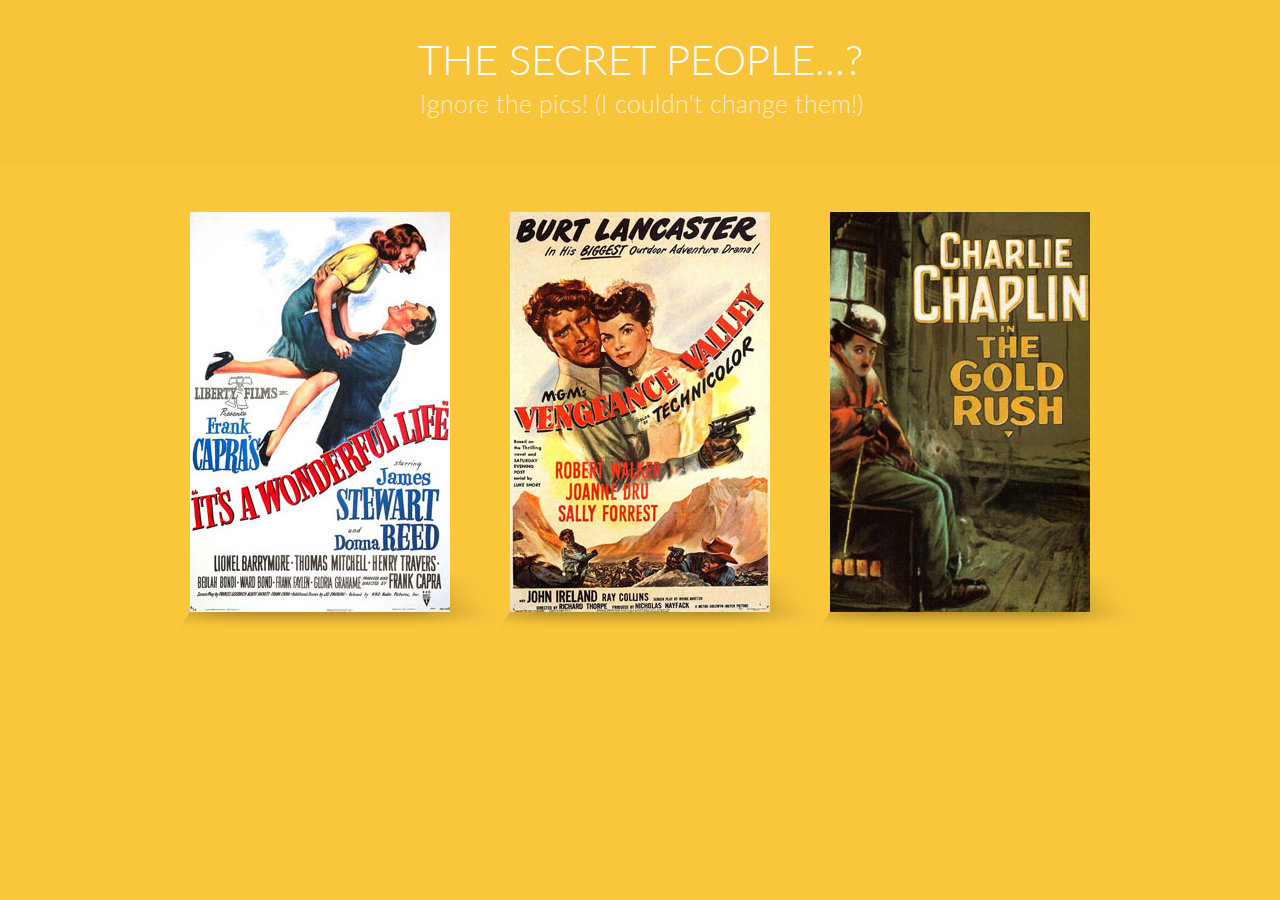
<file: 3DShadingWithBoxShadows/index.html>
<!DOCTYPE html>
<html lang="en" class="no-js">
	<head>
		<meta charset="UTF-8" />
		<meta http-equiv="X-UA-Compatible" content="IE=edge,chrome=1"> 
		<meta name="viewport" content="width=device-width, initial-scale=1.0"> 
		<title>3D Shading with Box-Shadows</title>
		<meta name="description" content="A shading effect for 3D transformed elements" />
		<meta name="keywords" content="css3, transforms, shadow, shading, 3d, box shadow" />
		<meta name="author" content="Codrops" />
		<link rel="shortcut icon" href="../favicon.ico">
		<link rel="stylesheet" type="text/css" href="css/normalize.css" />
		<link rel="stylesheet" type="text/css" href="css/demo.css" />
		<link rel="stylesheet" type="text/css" href="css/component.css" />
		<script src="js/modernizr.custom.js"></script>
	</head>
	<body>
		<div class="container">
			<!-- Top Navigation -->
			<div class="codrops-top clearfix">
			</div>
			<header>
				<h1>THE SECRET PEOPLE...? <span>Ignore the pics! (I couldn't change them!)</span></h1>  
			</header>
			<div class="wrapper">
				<ul class="stage clearfix">

					<li class="scene">
						<div class="movie" onclick="return true">
							<div class="poster"></div>
							<div class="info">
								<header>
									<h1>Sedowow</h1>
									<span class="year">2002</span>
									<span class="rating">DE58115</span>
									<span class="duration">20 Years</span>
								</header>
								<p>
									Sedrowow, also known as Sedrick FAnderl, is the creator of these websites, origins of all the Templates: "https://codemyui.com"
								</p>
							</div>
						</div>
					</li>

					<li class="scene">
						<div class="movie" onclick="return true">
							<div class="poster"></div>
							<div class="info">
								<header>
									<h1>Cuno-Berufskolleg 1</h1>
									<span class="year">NONE</span>
									<span class="rating">PG16</span>
									<span class="duration">2 Years</span>
								</header>
								<p>
									A School with (almost) perfect classmates. Feels sometimes like home
								</p>
							</div>
						</div>
					</li>

					<li class="scene">
						<div class="movie" onclick="return true">
							<div class="poster"></div>
							<div class="info">
								<header>
									<h1>The best [Redacted]</h1>
									<span class="year">2021/22</span>
									<span class="rating">♥♥♥</span>
									<span class="duration">[REDACTED TIME]</span>
								</header>
								<p>
									[REDACTED CONTENT] and here is for our English [REDACTED JOB] named [REDACTED NAME] an informative<a href="/StackMotionHoverEffects/index.html">[REDACTED LINK-NAME]</a>
								</p>
							</div>
						</div>
					</li>

				</ul>
			</div><!-- /wrapper -->
		</div><!-- /container -->
	</body>
</html>
</file>
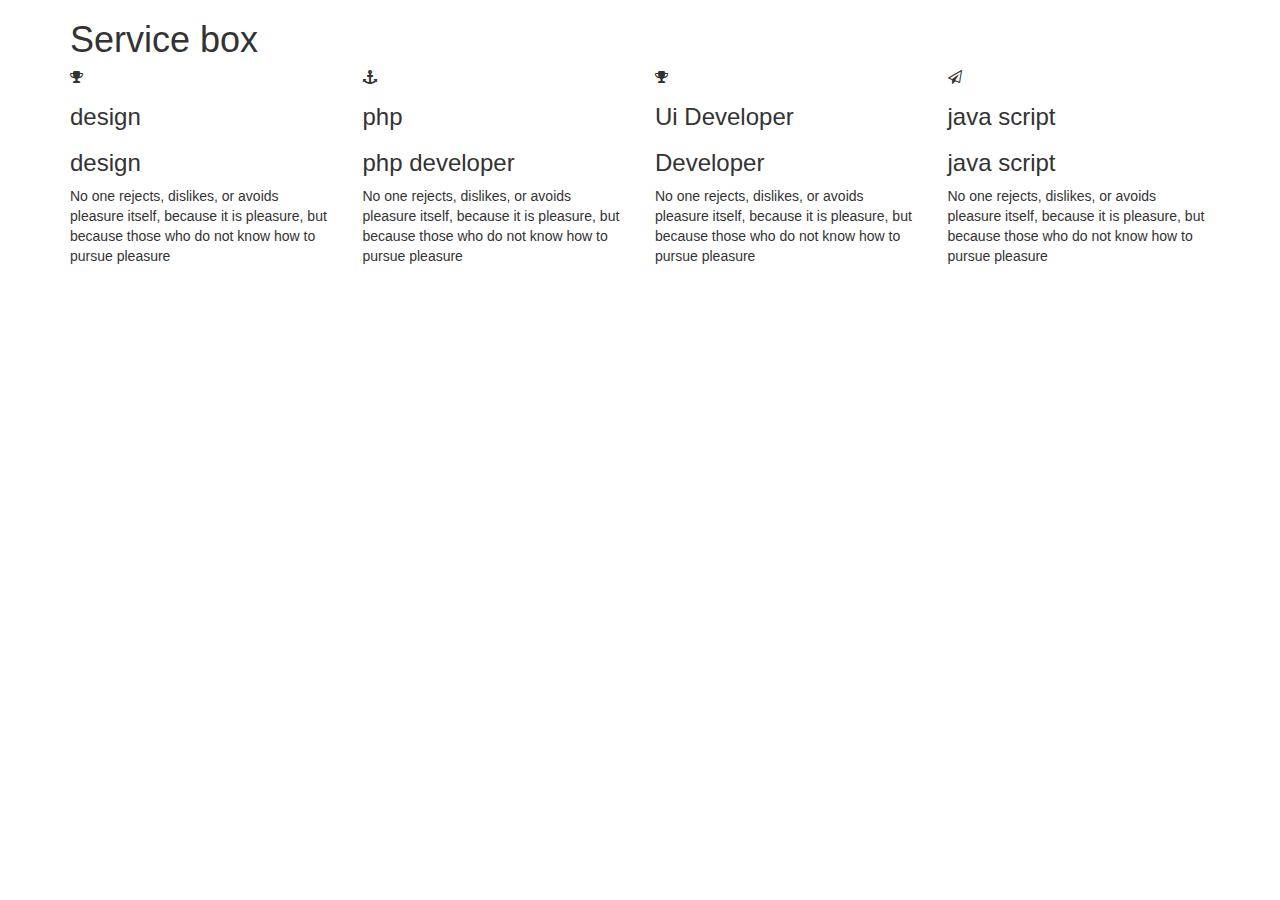
<file: FlipHover3D/index.html>
<html>
<head lang="en">
    <meta charset="UTF-8">
    <title>Service Box Style</title>
    <link href="https://fonts.googleapis.com/css?family=Alegreya+Sans" rel="stylesheet">
    <link rel="stylesheet" href="https://maxcdn.bootstrapcdn.com/font-awesome/4.6.3/css/font-awesome.min.css" type="text/css"/>
    <link rel="stylesheet" href="https://maxcdn.bootstrapcdn.com/bootstrap/3.3.7/css/bootstrap.min.css" integrity="sha384-BVYiiSIFeK1dGmJRAkycuHAHRg32OmUcww7on3RYdg4Va+PmSTsz/K68vbdEjh4u" crossorigin="anonymous">
  </head>
<body>
<div class="container">
    <h1>Service box</h1>
    <div class="row">
        <div class="col-md-3 col-sm-6 ">
            <div class="service-box">
                <div class="service-icon yellow">
                    <div class="front-content">
                        <i class="fa fa-trophy"></i>
                        <h3>design</h3>
                    </div>
                </div>
                <div class="service-content">
                    <h3>design</h3>
                    <p>No one rejects, dislikes, or avoids pleasure itself, because it is pleasure, but because those who do not know how to pursue pleasure</p>
                </div>
            </div>
        </div>
        <div class="col-md-3 col-sm-6 ">
            <div class="service-box">
                <div class="service-icon orange">
                    <div class="front-content">
                        <i class="fa fa-anchor"></i>
                        <h3>php</h3>
                    </div>
                </div>
                <div class="service-content">
                    <h3>php developer</h3>
                    <p>No one rejects, dislikes, or avoids pleasure itself, because it is pleasure, but because those who do not know how to pursue pleasure</p>
                </div>
            </div>
        </div>
        <div class="col-md-3 col-sm-6">
            <div class="service-box ">
                <div class="service-icon red">
                    <div class="front-content">
                        <i class="fa fa-trophy"></i>
                        <h3>Ui Developer</h3>
                    </div>
                </div>
                <div class="service-content">
                    <h3>Developer</h3>
                    <p>No one rejects, dislikes, or avoids pleasure itself, because it is pleasure, but because those who do not know how to pursue pleasure</p>
                </div>
            </div>
        </div>
        <div class="col-md-3 col-sm-6">
            <div class="service-box">
                <div class="service-icon grey">
                    <div class="front-content">
                        <i class="fa fa-paper-plane-o"></i>
                        <h3>java script</h3>
                    </div>
                </div>
                <div class="service-content">
                    <h3>java script</h3>
                    <p>No one rejects, dislikes, or avoids pleasure itself, because it is pleasure, but because those who do not know how to pursue pleasure</p>
                </div>
            </div>
        </div>
    </div>
</div>
</body>
</html>
</file>
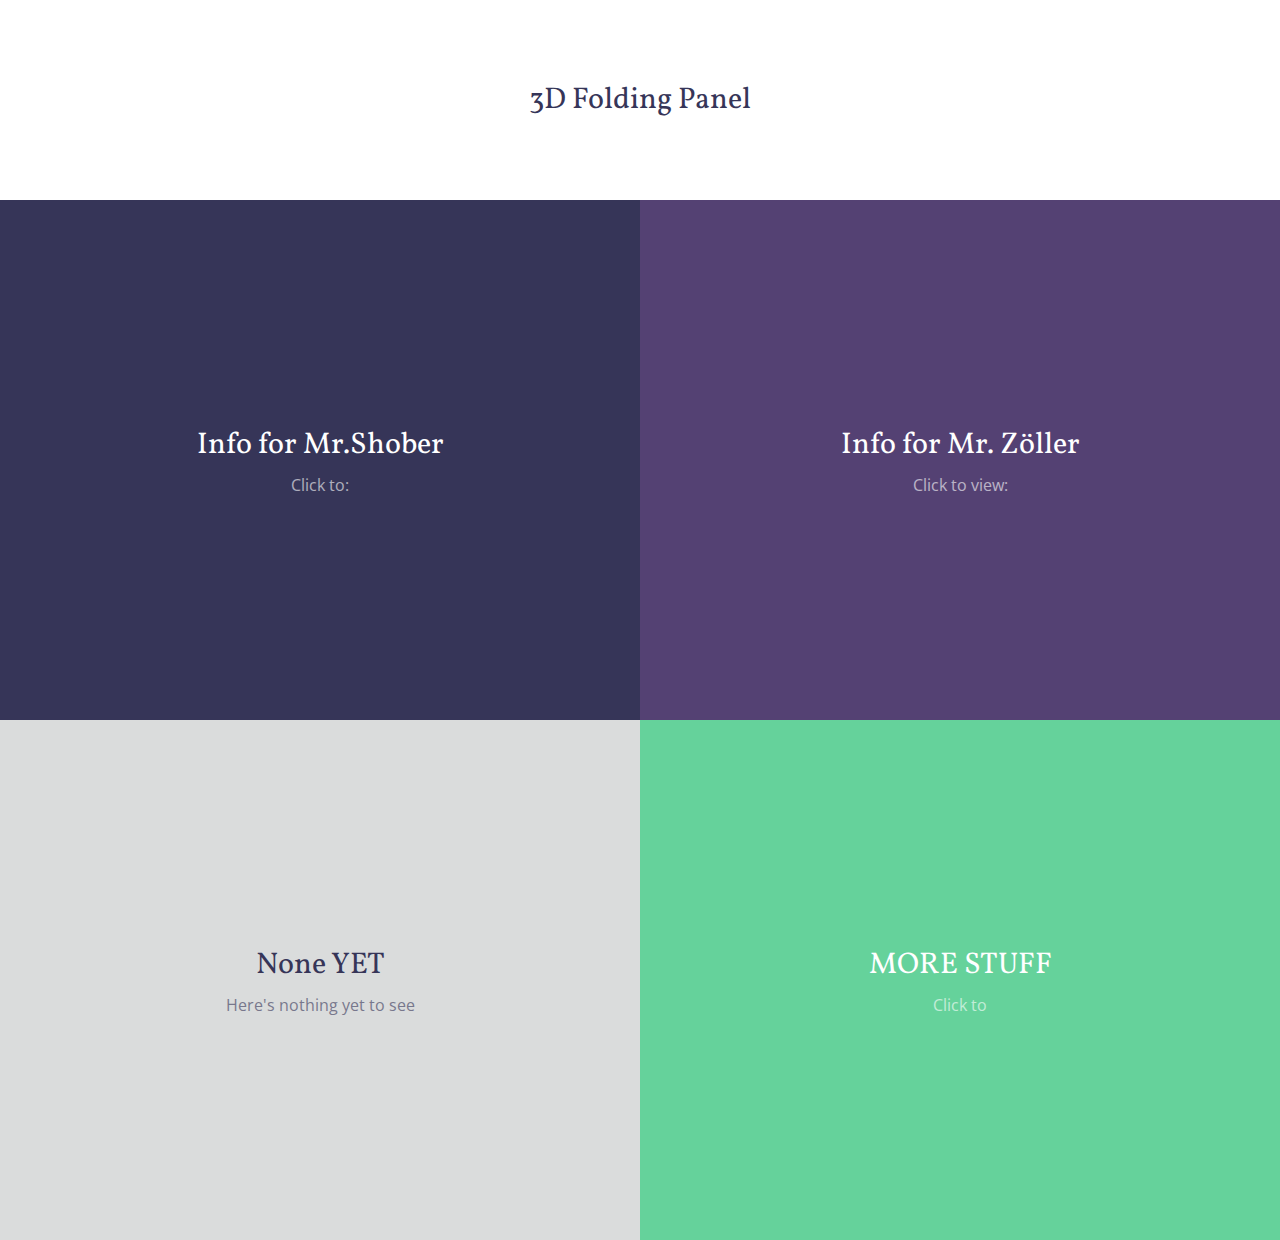
<file: htmlbackup/index.html>
<!doctype html>
<html lang="en" class="no-js">
<head>
	<meta charset="UTF-8">
	<meta name="viewport" content="width=device-width, initial-scale=1">

	<link href='http://fonts.googleapis.com/css?family=Vollkorn|Open+Sans:400,700' rel='stylesheet' type='text/css'>

	<link rel="stylesheet" href="css/reset.css"> <!-- CSS reset -->
	<link rel="stylesheet" href="css/style.css"> <!-- Resource style -->
	<script src="js/modernizr.js"></script> <!-- Modernizr -->
  	
	<title>3D Folding Panel</title>
</head>
<body>
	<main class="cd-main">
		<header>
			<h1>3D Folding Panel</h1>
		</header>

		<ul class="cd-gallery">
			<li class="cd-item">
				<a href="item-1.html">
					<div>
						<h2>Info for Mr.Shober</h2>
						<p>Click to:</p>
						<b>View More!</b>
					</div>
				</a>
			</li>

			<li class="cd-item">
				<a href="item-2.html">
					<div>
						<h2>Info for Mr. Zöller</h2>
						<p>Click to view:</p>
						<b>Many things...</b>
					</div>
				</a>
			</li>

			<li class="cd-item">
				<a class="dark-text" href="item-3.html">
					<div>
						<h2>None YET</h2>
						<p>Here's nothing yet to see</p>
						<b>View (not) More</b>
					</div>
				</a>
			</li>

			<li class="cd-item">
				<a href="item-4.html">
					<div>
						<h2>MORE STUFF</h2>
						<p>Click to</p>
						<b>Get More Clickables</b>
					</div>
				</a>
			</li>
		</ul> <!-- .cd-gallery -->
	</main> <!-- .cd-main -->

	<div class="cd-folding-panel">
		
		<div class="fold-left"></div> <!-- this is the left fold -->
		
		<div class="fold-right"></div> <!-- this is the right fold -->
		
		<div class="cd-fold-content">
			<!-- content will be loaded using javascript -->
		</div>

		<a class="cd-close" href="#0"></a>
	</div> <!-- .cd-folding-panel -->

<script src="js/jquery-2.1.1.js"></script>
<script src="js/main.js"></script> <!-- Resource jQuery -->
</body>
</html>
</file>
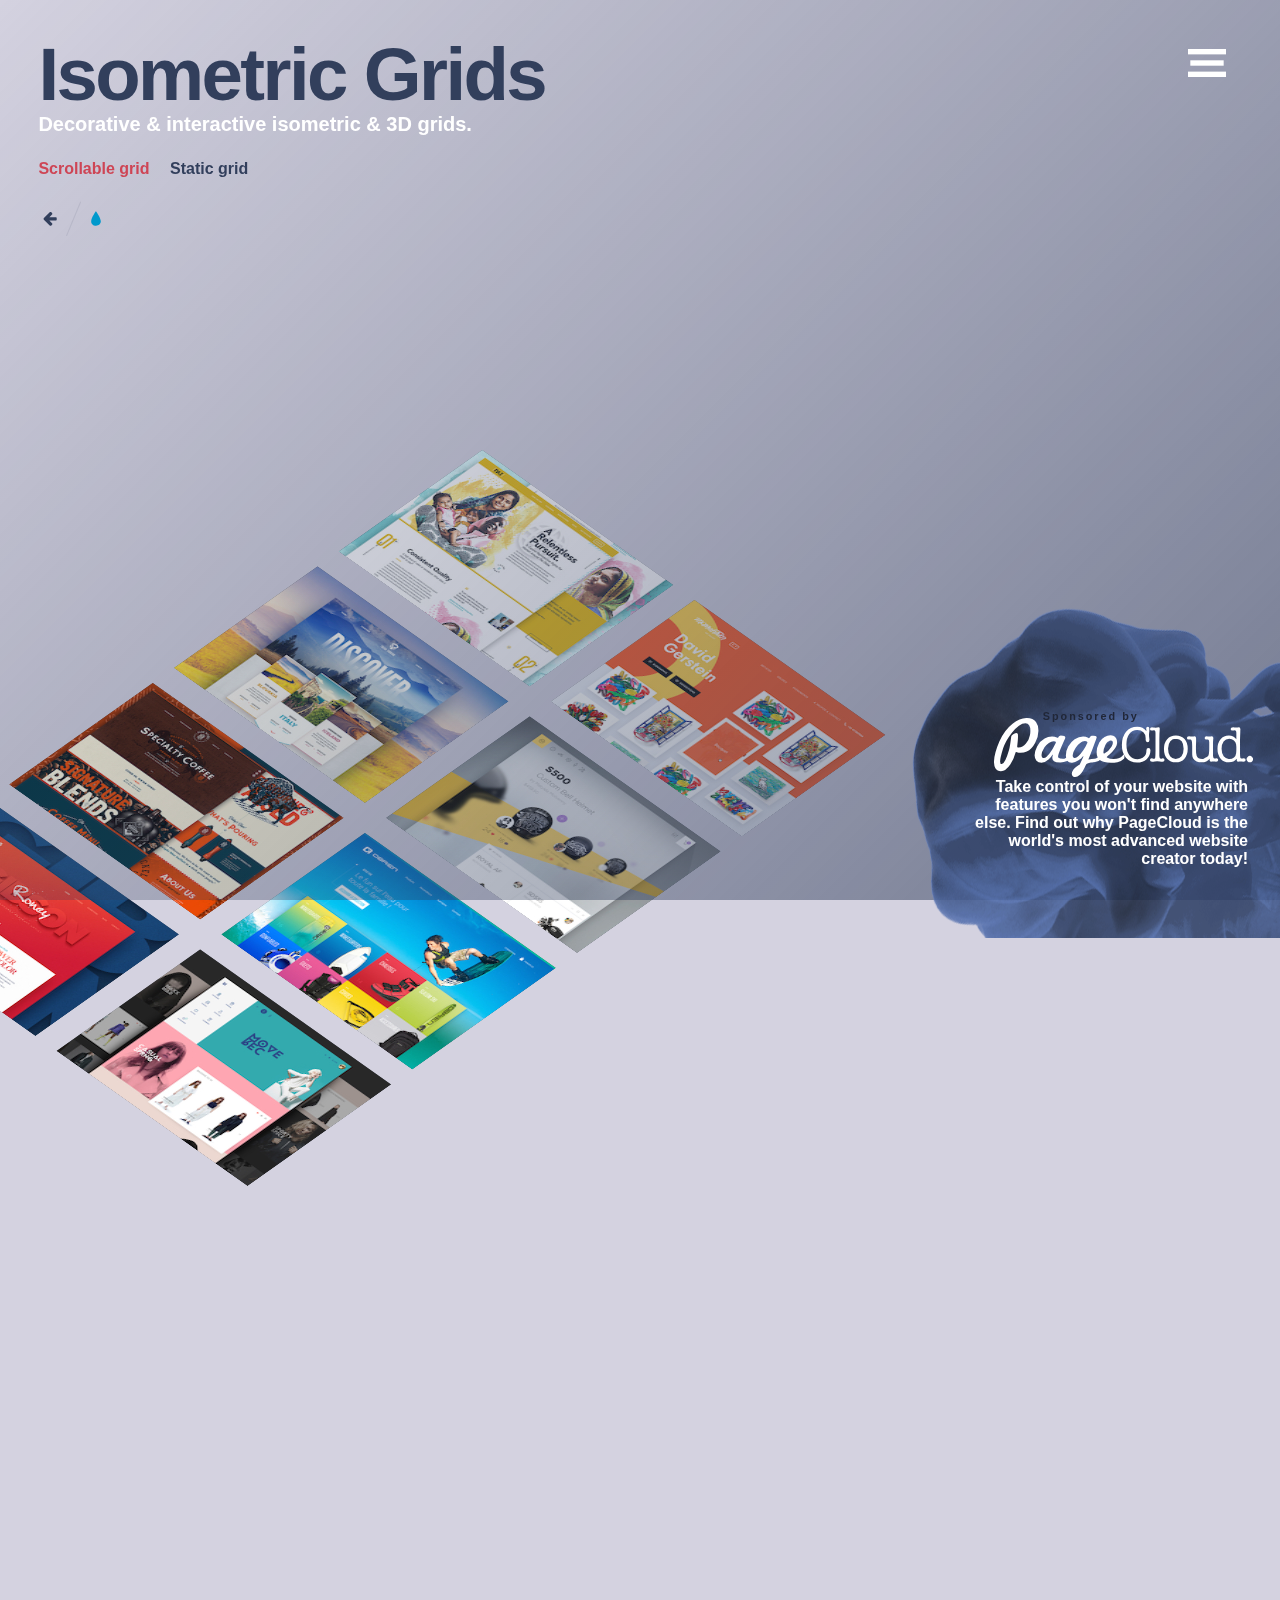
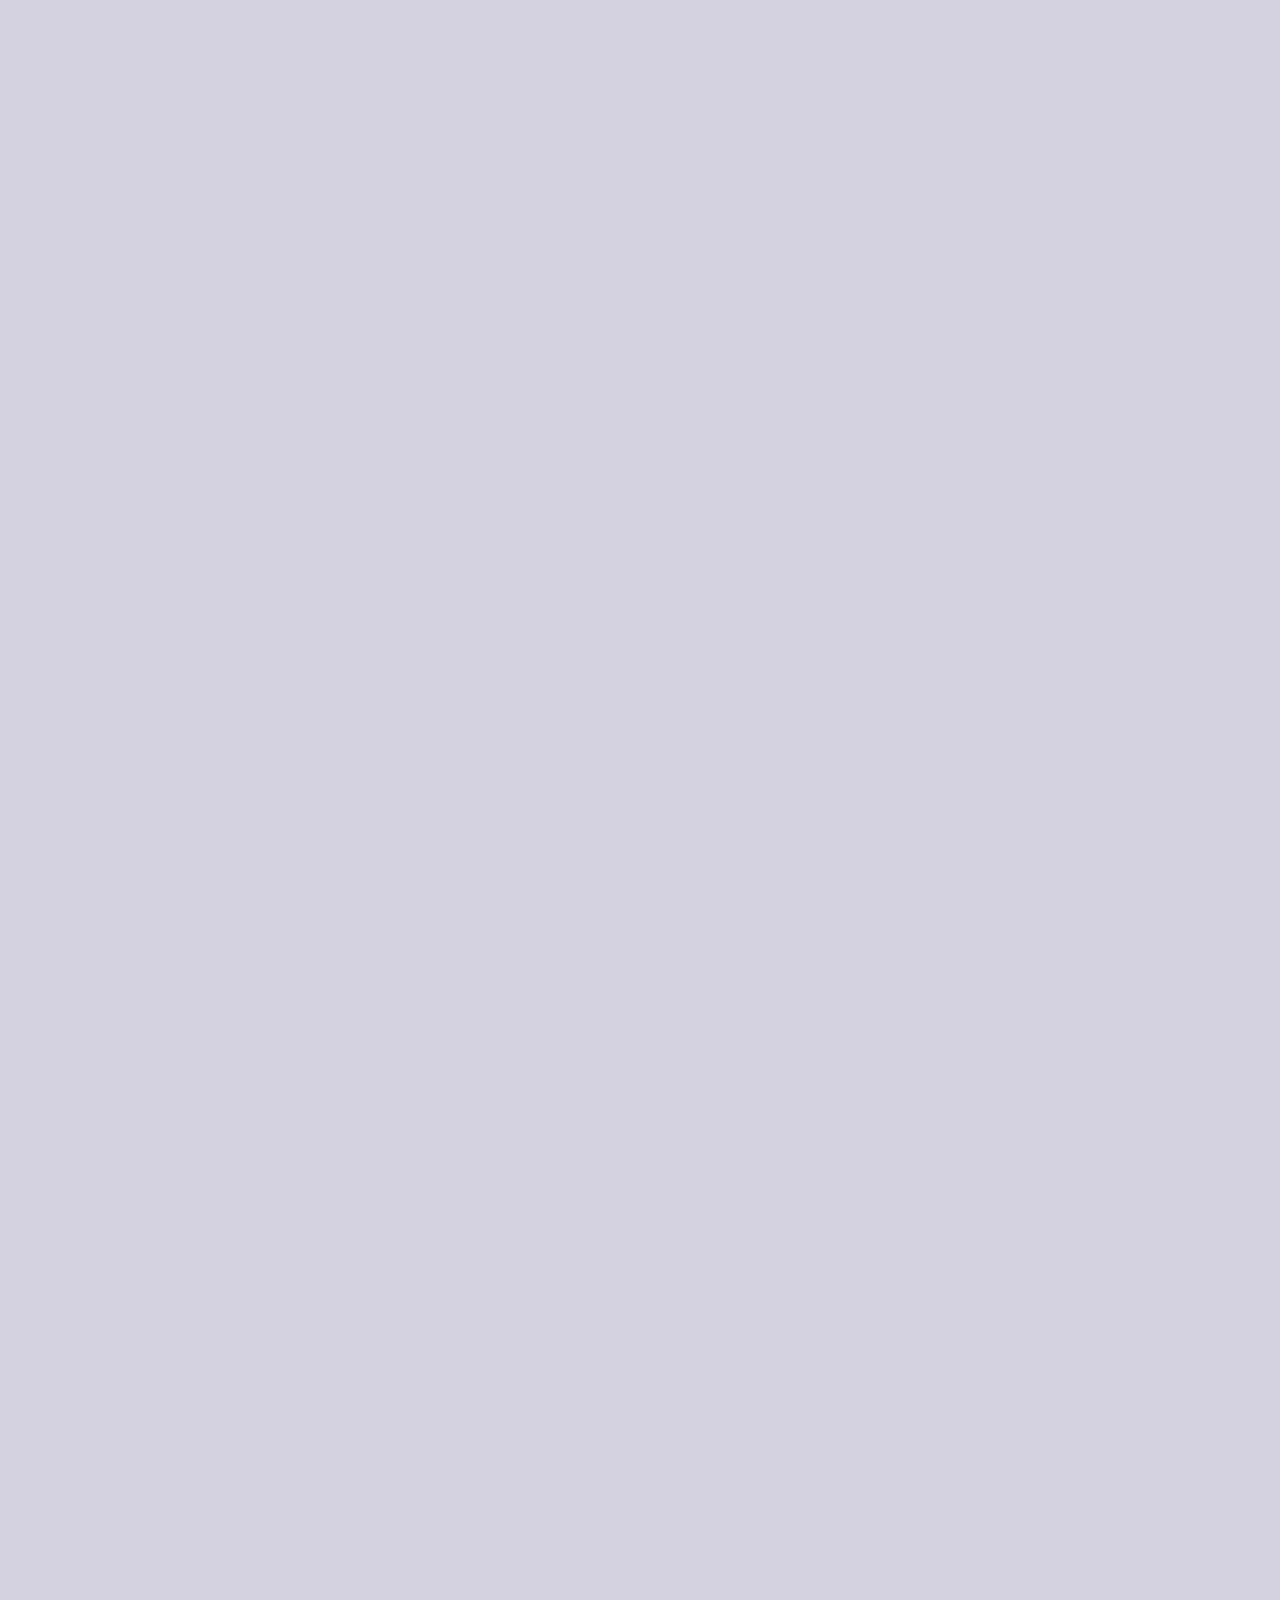
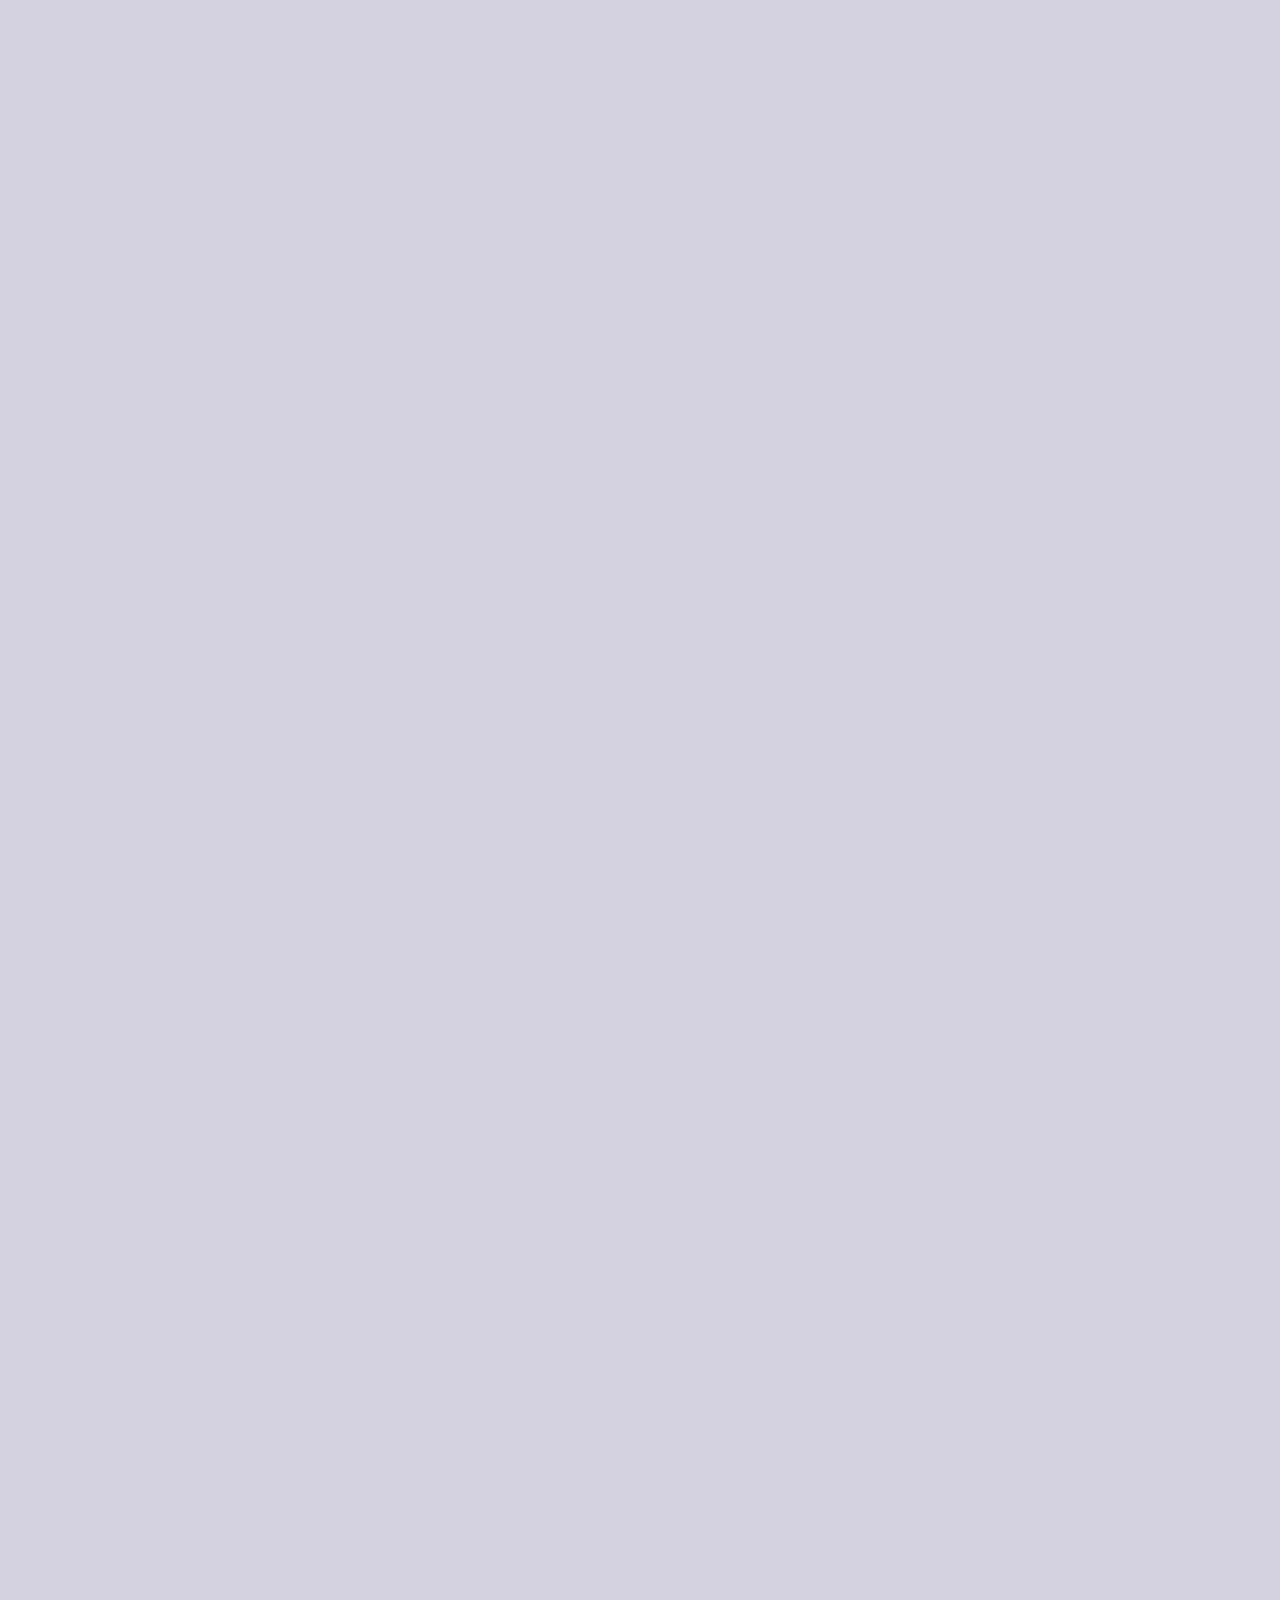
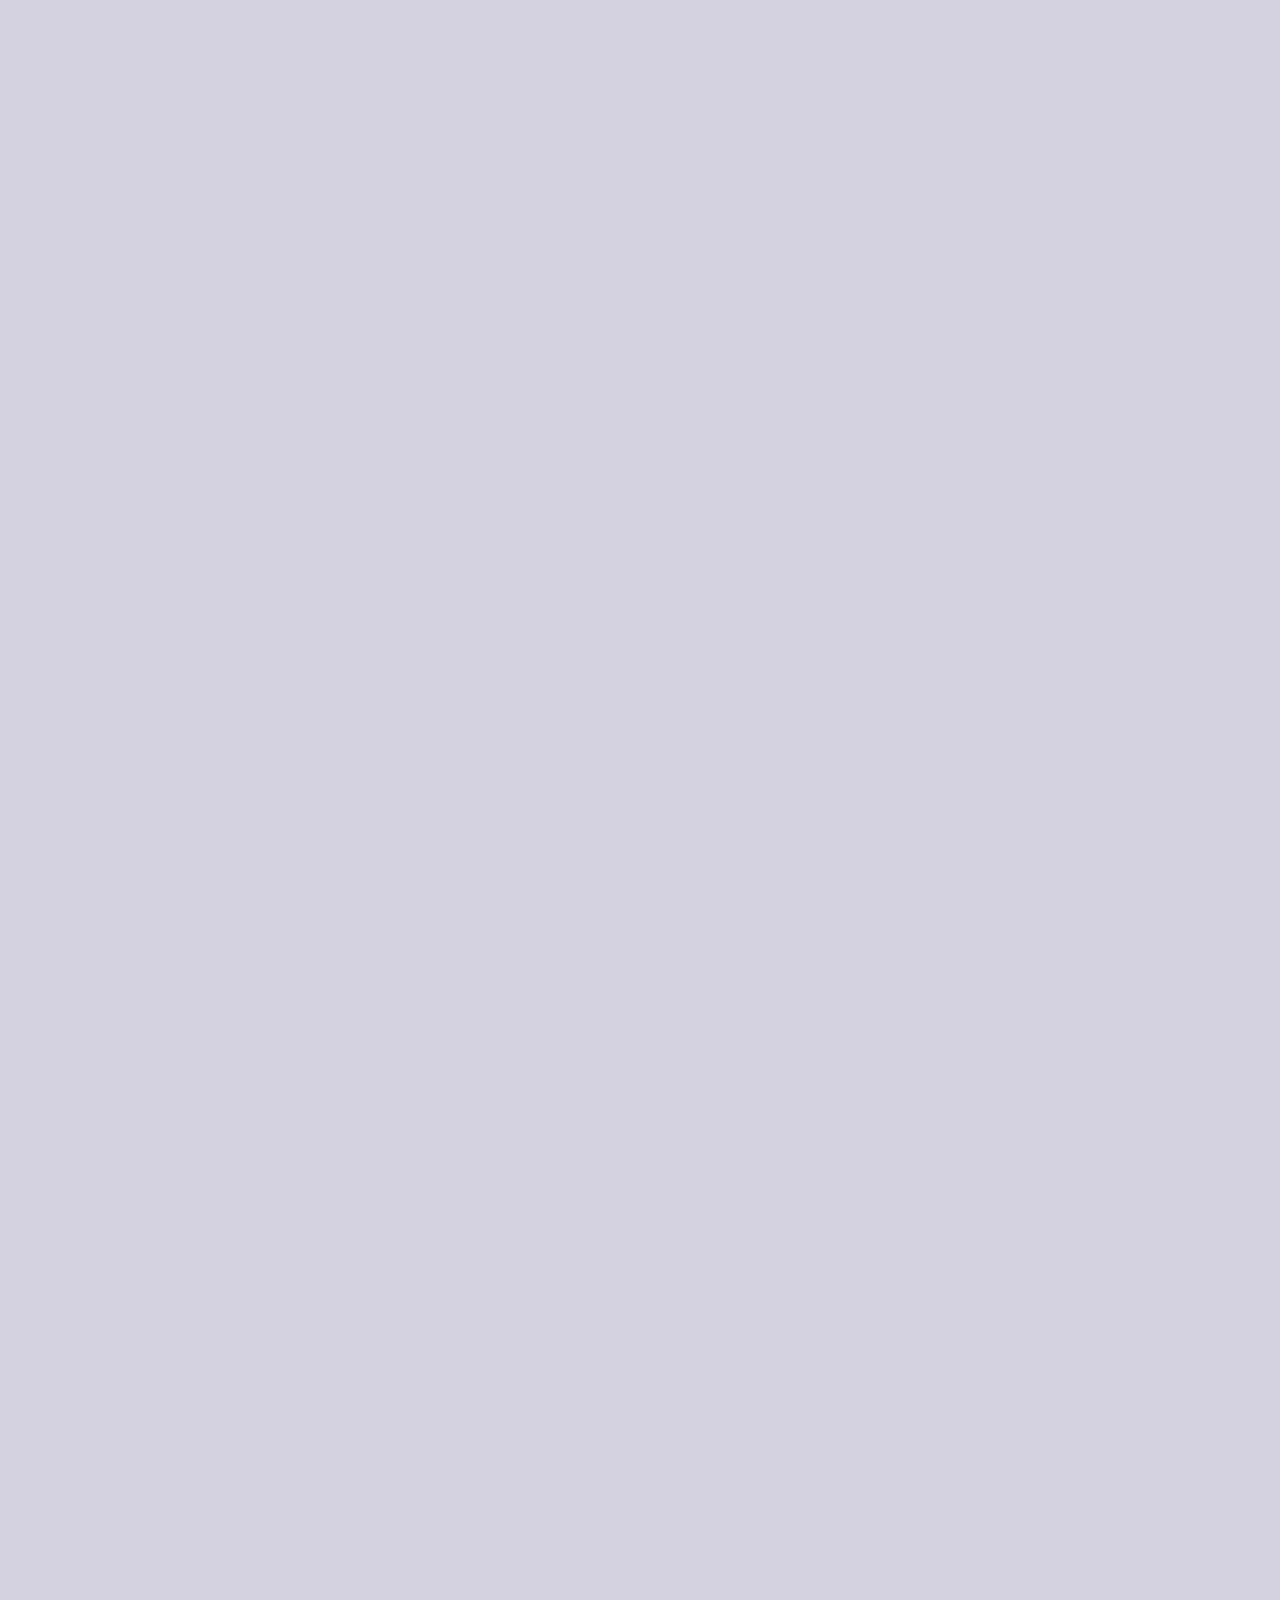
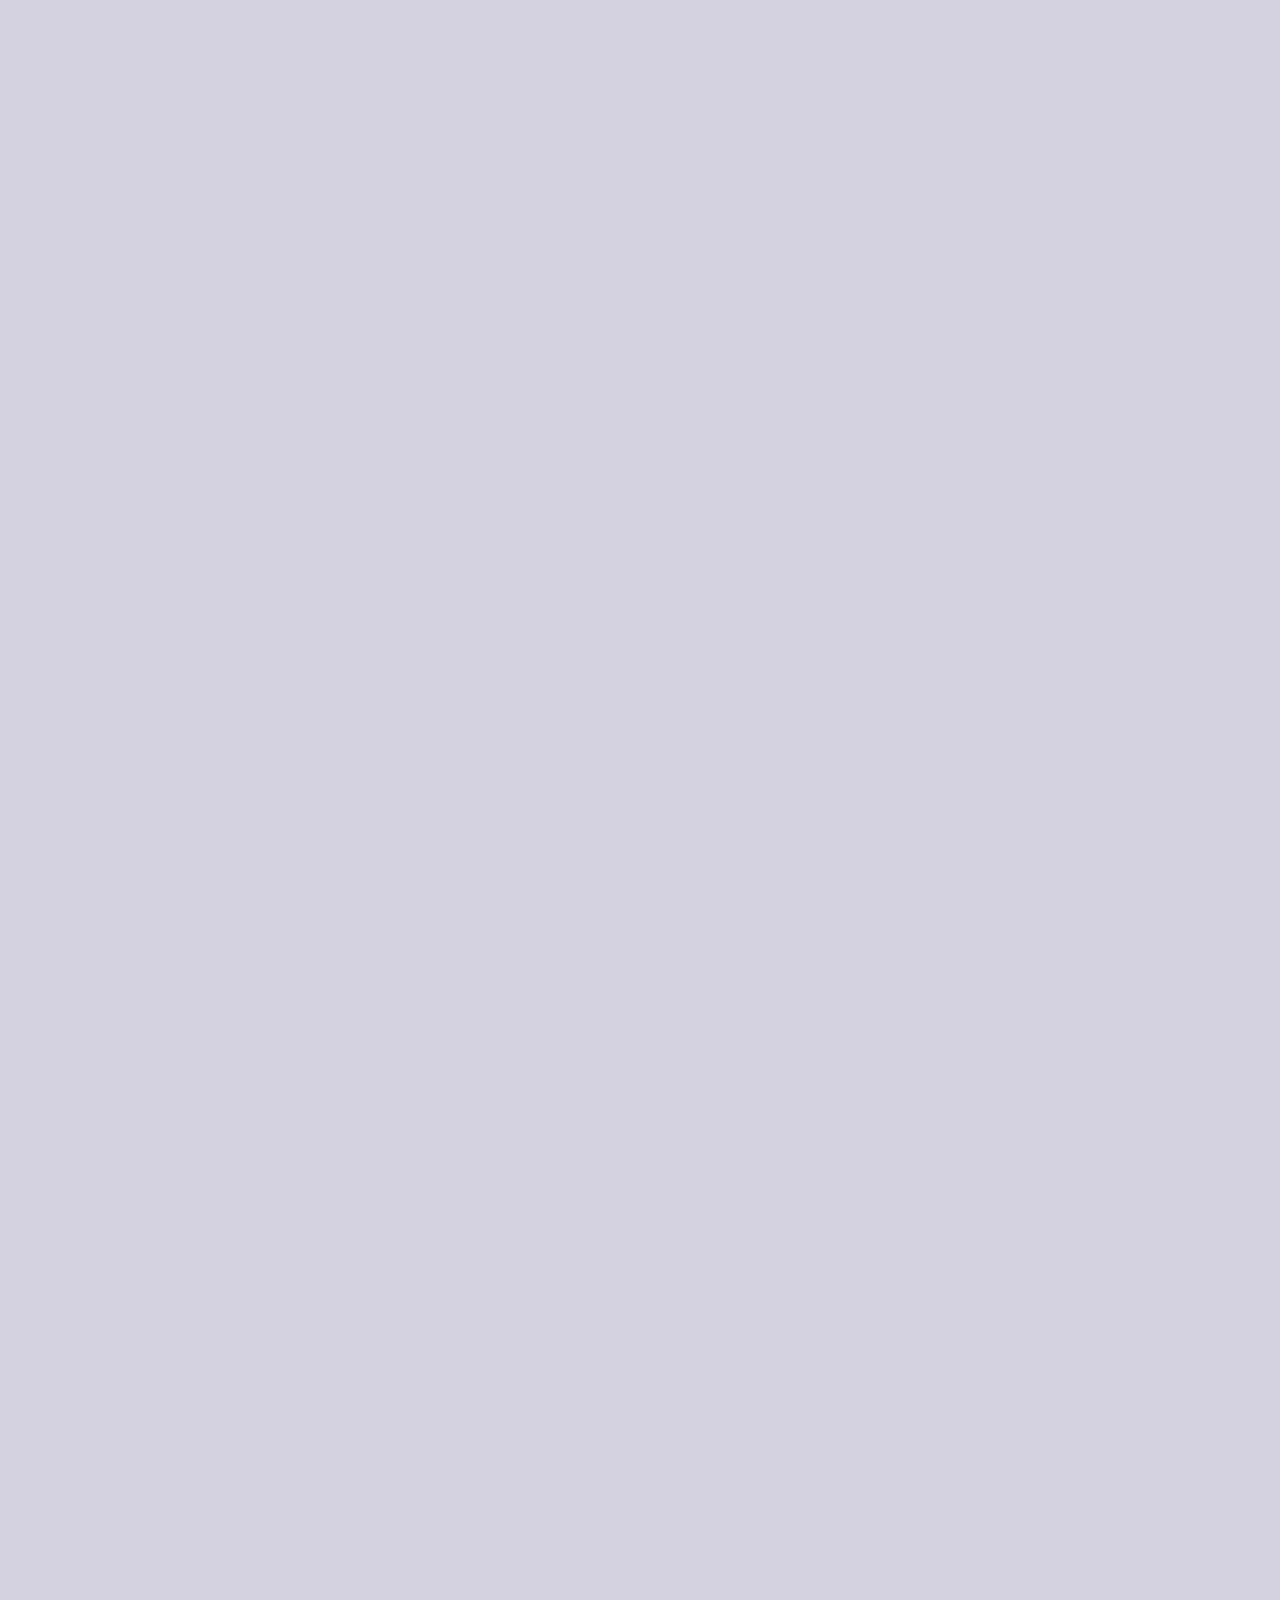
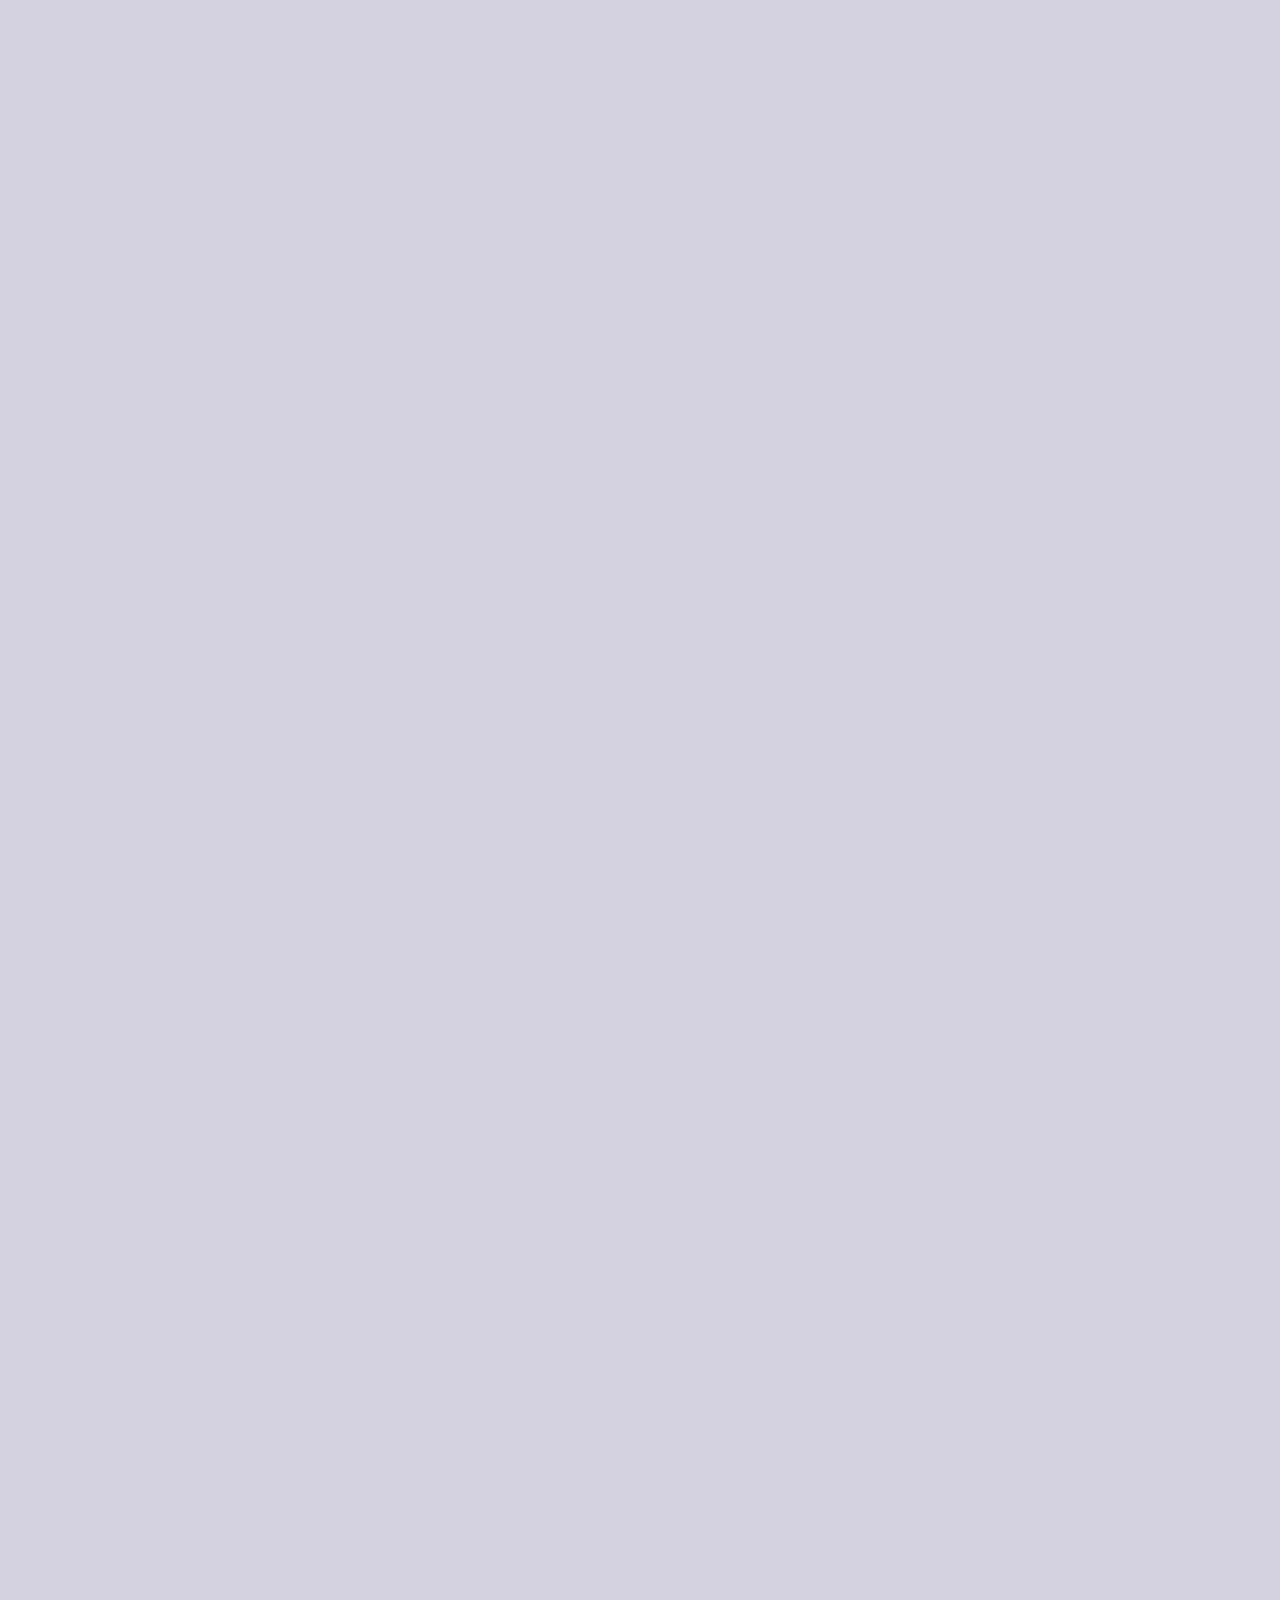
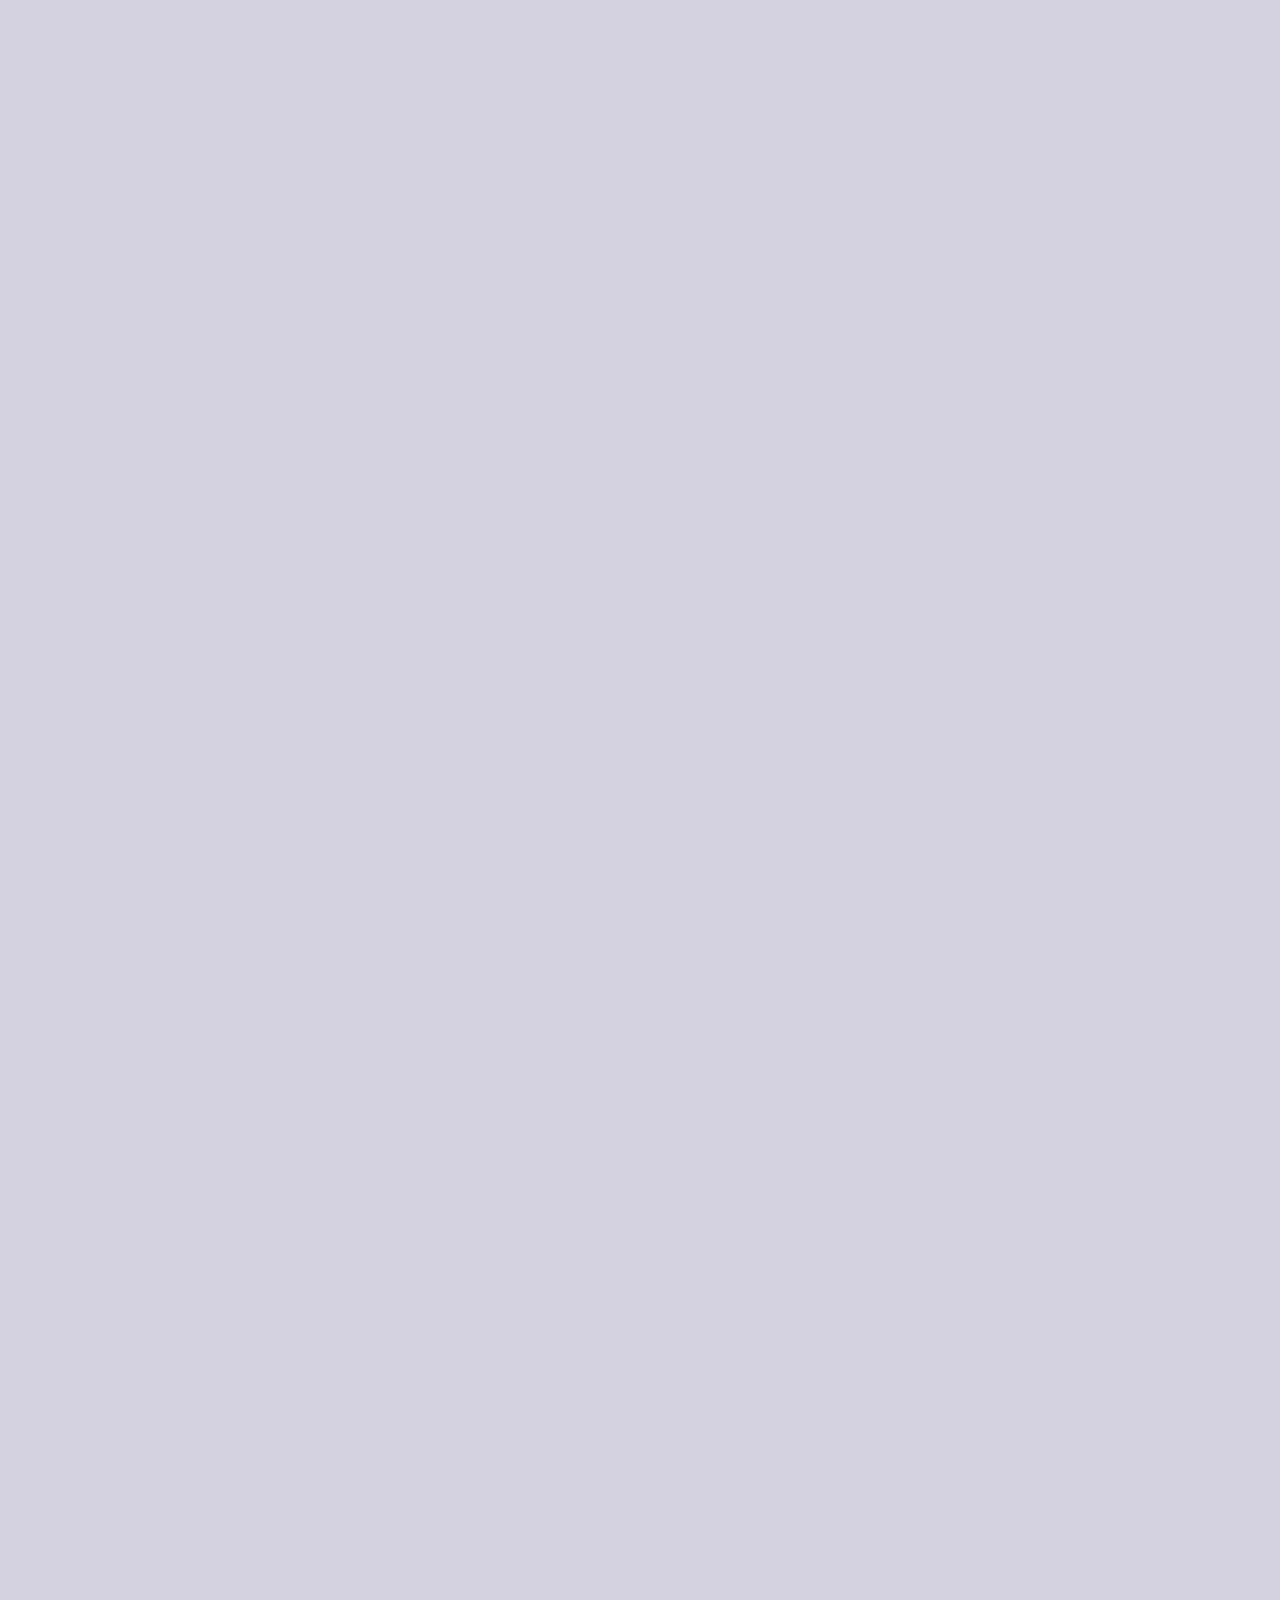
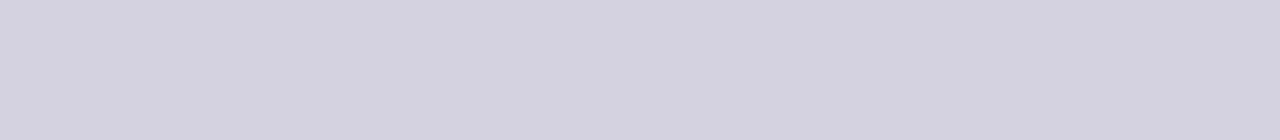
<file: IsometricGrids-master/index.html>
<!DOCTYPE html>
<html lang="en" class="no-js">
	<head>
		<meta charset="UTF-8" />
		<meta http-equiv="X-UA-Compatible" content="IE=edge">
		<meta name="viewport" content="width=device-width, initial-scale=1">
		<title>Isometric Grids | Demo 1 | Codrops</title>
		<meta name="description" content="Decorative &amp; interactive isometric &amp; 3D grids." />
		<meta name="keywords" content="isometric, grid, images, masonry, perspective" />
		<meta name="author" content="Codrops" />
		<link rel="shortcut icon" href="favicon.ico">
		<link rel="stylesheet" type="text/css" href="css/normalize.css" />
		<link rel="stylesheet" type="text/css" href="css/demo.css" />
		<link rel="stylesheet" type="text/css" href="css/component.css" />
		<script src="js/modernizr.custom.js"></script>
	</head>
	<body class="demo-1">
		<main>
			<header class="codrops-header">
				<h1>Isometric Grids</h1>
				<p>Decorative &amp; interactive isometric &amp; 3D grids.</p>
				<nav class="codrops-demos">
					<a class="current-demo" href="index.html">Scrollable grid</a>
					<a href="index2.html">Static grid</a>
				</nav>
				<div class="codrops-links">
					<a class="codrops-icon codrops-icon--prev" href="http://tympanus.net/Development/DistortedButtonEffects/" title="Previous Demo"><span>Previous Demo</span></a>
					<a class="codrops-icon codrops-icon--drop" href="http://tympanus.net/codrops/?p=27094" title="Back to the article"><span>Back to the Codrops article</span></a>
				</div>
				<button class="button-menu">
					<svg width="100%" height="100%" preserveAspectRatio="none" viewBox="0 0 67.75 43.63"><rect width="67.75" height="8.38"/><rect x="4.15" y="17.63" width="59.45" height="8.38" /><rect y="35.25" width="67.75" height="8.38"/></svg>
				</button>
			</header>
			<div class="isolayer isolayer--scroll1 isolayer--shadow">
				<ul class="grid grid--effect-flip">
					<li class="grid__item">
						<a class="grid__link" href="https://dribbble.com/forefathers">
							<img class="grid__img layer" src="img/canvas.png" alt="Canvas Dummy" />
							<img class="grid__img layer" src="img/wireframe.png" alt="Wireframe Dummy" />
							<img class="grid__img layer" src="img/Dribbble1/1.jpg" alt="01" />
							<span class="grid__title">Forefathers</span>
						</a>
					</li>
					<li class="grid__item">
						<a class="grid__link" href="https://dribbble.com/JulienLavallee">
							<img class="grid__img layer" src="img/canvas.png" alt="Canvas Dummy" />
							<img class="grid__img layer" src="img/wireframe.png" alt="Wireframe Dummy" />
							<img class="grid__img layer" src="img/Dribbble1/2_1.jpg" alt="021" />
							<span class="grid__title">Julien Lavallee</span>
						</a>
					</li>
					<li class="grid__item">
						<a class="grid__link" href="https://dribbble.com/creativemints">
							<img class="grid__img layer" src="img/canvas.png" alt="Canvas Dummy" />
							<img class="grid__img layer" src="img/wireframe.png" alt="Wireframe Dummy" />
							<img class="grid__img layer" src="img/Dribbble1/3.jpg" alt="03" />
							<span class="grid__title">Mike | Creative Mints</span>
						</a>
					</li>
					<li class="grid__item">
						<a class="grid__link" href="https://dribbble.com/Radium">
							<img class="grid__img layer" src="img/canvas.png" alt="Canvas Dummy" />
							<img class="grid__img layer" src="img/wireframe.png" alt="Wireframe Dummy" />
							<img class="grid__img layer" src="img/Dribbble1/4_2.jpg" alt="042" />
							<span class="grid__title">Cosmin Capitanu</span>
						</a>
					</li>
					<li class="grid__item">
						<a class="grid__link" href="https://dribbble.com/forefathers">
							<img class="grid__img layer" src="img/canvas.png" alt="Canvas Dummy" />
							<img class="grid__img layer" src="img/wireframe.png" alt="Wireframe Dummy" />
							<img class="grid__img layer" src="img/Dribbble1/1_1.jpg" alt="011" />
							<span class="grid__title">Forefathers</span>
						</a>
					</li>
					<li class="grid__item">
						<a class="grid__link" href="https://dribbble.com/JulienLavallee">
							<img class="grid__img layer" src="img/canvas.png" alt="Canvas Dummy" />
							<img class="grid__img layer" src="img/wireframe.png" alt="Wireframe Dummy" />
							<img class="grid__img layer" src="img/Dribbble1/2.jpg" alt="02" />
							<span class="grid__title">Julien Lavallee</span>
						</a>
					</li>
					<li class="grid__item">
						<a class="grid__link" href="https://dribbble.com/creativemints">
							<img class="grid__img layer" src="img/canvas.png" alt="Canvas Dummy" />
							<img class="grid__img layer" src="img/wireframe.png" alt="Wireframe Dummy" />
							<img class="grid__img layer" src="img/Dribbble1/3_1.jpg" alt="031" />
							<span class="grid__title">Mike | Creative Mints</span>
						</a>
					</li>
					<li class="grid__item">
						<a class="grid__link" href="https://dribbble.com/Radium">
							<img class="grid__img layer" src="img/canvas.png" alt="Canvas Dummy" />
							<img class="grid__img layer" src="img/wireframe.png" alt="Wireframe Dummy" />
							<img class="grid__img layer" src="img/Dribbble1/4.jpg" alt="04" />
							<span class="grid__title">Cosmin Capitanu</span>
						</a>
					</li>
					<li class="grid__item">
						<a class="grid__link" href="https://dribbble.com/forefathers">
							<img class="grid__img layer" src="img/canvas.png" alt="Canvas Dummy" />
							<img class="grid__img layer" src="img/wireframe.png" alt="Wireframe Dummy" />
							<img class="grid__img layer" src="img/Dribbble1/1_2.jpg" alt="012" />
							<span class="grid__title">Forefathers</span>
						</a>
					</li>
					<li class="grid__item">
						<a class="grid__link" href="https://dribbble.com/JulienLavallee">
							<img class="grid__img layer" src="img/canvas.png" alt="Canvas Dummy" />
							<img class="grid__img layer" src="img/wireframe.png" alt="Wireframe Dummy" />
							<img class="grid__img layer" src="img/Dribbble1/2_2.jpg" alt="022" />
							<span class="grid__title">Julien Lavallee</span>
						</a>
					</li>
					<li class="grid__item">
						<a class="grid__link" href="https://dribbble.com/creativemints">
							<img class="grid__img layer" src="img/canvas.png" alt="Canvas Dummy" />
							<img class="grid__img layer" src="img/wireframe.png" alt="Wireframe Dummy" />
							<img class="grid__img layer" src="img/Dribbble1/3_2.jpg" alt="032" />
							<span class="grid__title">Mike | Creative Mints</span>
						</a>
					</li>
					<li class="grid__item">
						<a class="grid__link" href="https://dribbble.com/forefathers">
							<img class="grid__img layer" src="img/canvas.png" alt="Canvas Dummy" />
							<img class="grid__img layer" src="img/wireframe.png" alt="Wireframe Dummy" />
							<img class="grid__img layer" src="img/Dribbble1/1_3.jpg" alt="013" />
							<span class="grid__title">Forefathers</span>
						</a>
					</li>
					<li class="grid__item">
						<a class="grid__link" href="https://dribbble.com/Radium">
							<img class="grid__img layer" src="img/canvas.png" alt="Canvas Dummy" />
							<img class="grid__img layer" src="img/wireframe.png" alt="Wireframe Dummy" />
							<img class="grid__img layer" src="img/Dribbble1/4_1.jpg" alt="041" />
							<span class="grid__title">Cosmin Capitanu</span>
						</a>
					</li>
					<li class="grid__item">
						<a class="grid__link" href="https://dribbble.com/forefathers">
							<img class="grid__img layer" src="img/canvas.png" alt="Canvas Dummy" />
							<img class="grid__img layer" src="img/wireframe.png" alt="Wireframe Dummy" />
							<img class="grid__img layer" src="img/Dribbble1/1.jpg" alt="01" />
							<span class="grid__title">Forefathers</span>
						</a>
					</li>
					<li class="grid__item">
						<a class="grid__link" href="https://dribbble.com/JulienLavallee">
							<img class="grid__img layer" src="img/canvas.png" alt="Canvas Dummy" />
							<img class="grid__img layer" src="img/wireframe.png" alt="Wireframe Dummy" />
							<img class="grid__img layer" src="img/Dribbble1/2_1.jpg" alt="021" />
							<span class="grid__title">Julien Lavallee</span>
						</a>
					</li>
					<li class="grid__item">
						<a class="grid__link" href="https://dribbble.com/creativemints">
							<img class="grid__img layer" src="img/canvas.png" alt="Canvas Dummy" />
							<img class="grid__img layer" src="img/wireframe.png" alt="Wireframe Dummy" />
							<img class="grid__img layer" src="img/Dribbble1/3.jpg" alt="03" />
							<span class="grid__title">Mike | Creative Mints</span>
						</a>
					</li>
					<li class="grid__item">
						<a class="grid__link" href="https://dribbble.com/Radium">
							<img class="grid__img layer" src="img/canvas.png" alt="Canvas Dummy" />
							<img class="grid__img layer" src="img/wireframe.png" alt="Wireframe Dummy" />
							<img class="grid__img layer" src="img/Dribbble1/4_2.jpg" alt="042" />
							<span class="grid__title">Cosmin Capitanu</span>
						</a>
					</li>
					<li class="grid__item">
						<a class="grid__link" href="https://dribbble.com/forefathers">
							<img class="grid__img layer" src="img/canvas.png" alt="Canvas Dummy" />
							<img class="grid__img layer" src="img/wireframe.png" alt="Wireframe Dummy" />
							<img class="grid__img layer" src="img/Dribbble1/1_1.jpg" alt="011" />
							<span class="grid__title">Forefathers</span>
						</a>
					</li>
					<li class="grid__item">
						<a class="grid__link" href="https://dribbble.com/JulienLavallee">
							<img class="grid__img layer" src="img/canvas.png" alt="Canvas Dummy" />
							<img class="grid__img layer" src="img/wireframe.png" alt="Wireframe Dummy" />
							<img class="grid__img layer" src="img/Dribbble1/2.jpg" alt="02" />
							<span class="grid__title">Julien Lavallee</span>
						</a>
					</li>
					<li class="grid__item">
						<a class="grid__link" href="https://dribbble.com/creativemints">
							<img class="grid__img layer" src="img/canvas.png" alt="Canvas Dummy" />
							<img class="grid__img layer" src="img/wireframe.png" alt="Wireframe Dummy" />
							<img class="grid__img layer" src="img/Dribbble1/3_1.jpg" alt="031" />
							<span class="grid__title">Mike | Creative Mints</span>
						</a>
					</li>
					<li class="grid__item">
						<a class="grid__link" href="https://dribbble.com/Radium">
							<img class="grid__img layer" src="img/canvas.png" alt="Canvas Dummy" />
							<img class="grid__img layer" src="img/wireframe.png" alt="Wireframe Dummy" />
							<img class="grid__img layer" src="img/Dribbble1/4.jpg" alt="04" />
							<span class="grid__title">Cosmin Capitanu</span>
						</a>
					</li>
					<li class="grid__item">
						<a class="grid__link" href="https://dribbble.com/forefathers">
							<img class="grid__img layer" src="img/canvas.png" alt="Canvas Dummy" />
							<img class="grid__img layer" src="img/wireframe.png" alt="Wireframe Dummy" />
							<img class="grid__img layer" src="img/Dribbble1/1_2.jpg" alt="012" />
							<span class="grid__title">Forefathers</span>
						</a>
					</li>
					<li class="grid__item">
						<a class="grid__link" href="https://dribbble.com/JulienLavallee">
							<img class="grid__img layer" src="img/canvas.png" alt="Canvas Dummy" />
							<img class="grid__img layer" src="img/wireframe.png" alt="Wireframe Dummy" />
							<img class="grid__img layer" src="img/Dribbble1/2_2.jpg" alt="022" />
							<span class="grid__title">Julien Lavallee</span>
						</a>
					</li>
					<li class="grid__item">
						<a class="grid__link" href="https://dribbble.com/creativemints">
							<img class="grid__img layer" src="img/canvas.png" alt="Canvas Dummy" />
							<img class="grid__img layer" src="img/wireframe.png" alt="Wireframe Dummy" />
							<img class="grid__img layer" src="img/Dribbble1/3_2.jpg" alt="032" />
							<span class="grid__title">Mike | Creative Mints</span>
						</a>
					</li>
					<li class="grid__item">
						<a class="grid__link" href="https://dribbble.com/forefathers">
							<img class="grid__img layer" src="img/canvas.png" alt="Canvas Dummy" />
							<img class="grid__img layer" src="img/wireframe.png" alt="Wireframe Dummy" />
							<img class="grid__img layer" src="img/Dribbble1/1_3.jpg" alt="013" />
							<span class="grid__title">Forefathers</span>
						</a>
					</li>
					<li class="grid__item">
						<a class="grid__link" href="https://dribbble.com/Radium">
							<img class="grid__img layer" src="img/canvas.png" alt="Canvas Dummy" />
							<img class="grid__img layer" src="img/wireframe.png" alt="Wireframe Dummy" />
							<img class="grid__img layer" src="img/Dribbble1/4_1.jpg" alt="041" />
							<span class="grid__title">Cosmin Capitanu</span>
						</a>
					</li>
					<li class="grid__item">
						<a class="grid__link" href="https://dribbble.com/forefathers">
							<img class="grid__img layer" src="img/canvas.png" alt="Canvas Dummy" />
							<img class="grid__img layer" src="img/wireframe.png" alt="Wireframe Dummy" />
							<img class="grid__img layer" src="img/Dribbble1/1.jpg" alt="01" />
							<span class="grid__title">Forefathers</span>
						</a>
					</li>
					<li class="grid__item">
						<a class="grid__link" href="https://dribbble.com/JulienLavallee">
							<img class="grid__img layer" src="img/canvas.png" alt="Canvas Dummy" />
							<img class="grid__img layer" src="img/wireframe.png" alt="Wireframe Dummy" />
							<img class="grid__img layer" src="img/Dribbble1/2_1.jpg" alt="021" />
							<span class="grid__title">Julien Lavallee</span>
						</a>
					</li>
					<li class="grid__item">
						<a class="grid__link" href="https://dribbble.com/creativemints">
							<img class="grid__img layer" src="img/canvas.png" alt="Canvas Dummy" />
							<img class="grid__img layer" src="img/wireframe.png" alt="Wireframe Dummy" />
							<img class="grid__img layer" src="img/Dribbble1/3.jpg" alt="03" />
							<span class="grid__title">Mike | Creative Mints</span>
						</a>
					</li>
					<li class="grid__item">
						<a class="grid__link" href="https://dribbble.com/Radium">
							<img class="grid__img layer" src="img/canvas.png" alt="Canvas Dummy" />
							<img class="grid__img layer" src="img/wireframe.png" alt="Wireframe Dummy" />
							<img class="grid__img layer" src="img/Dribbble1/4_2.jpg" alt="042" />
							<span class="grid__title">Cosmin Capitanu</span>
						</a>
					</li>
					<li class="grid__item">
						<a class="grid__link" href="https://dribbble.com/forefathers">
							<img class="grid__img layer" src="img/canvas.png" alt="Canvas Dummy" />
							<img class="grid__img layer" src="img/wireframe.png" alt="Wireframe Dummy" />
							<img class="grid__img layer" src="img/Dribbble1/1_1.jpg" alt="011" />
							<span class="grid__title">Forefathers</span>
						</a>
					</li>
					<li class="grid__item">
						<a class="grid__link" href="https://dribbble.com/JulienLavallee">
							<img class="grid__img layer" src="img/canvas.png" alt="Canvas Dummy" />
							<img class="grid__img layer" src="img/wireframe.png" alt="Wireframe Dummy" />
							<img class="grid__img layer" src="img/Dribbble1/2.jpg" alt="02" />
							<span class="grid__title">Julien Lavallee</span>
						</a>
					</li>
					<li class="grid__item">
						<a class="grid__link" href="https://dribbble.com/creativemints">
							<img class="grid__img layer" src="img/canvas.png" alt="Canvas Dummy" />
							<img class="grid__img layer" src="img/wireframe.png" alt="Wireframe Dummy" />
							<img class="grid__img layer" src="img/Dribbble1/3_1.jpg" alt="031" />
							<span class="grid__title">Mike | Creative Mints</span>
						</a>
					</li>
					<li class="grid__item">
						<a class="grid__link" href="https://dribbble.com/Radium">
							<img class="grid__img layer" src="img/canvas.png" alt="Canvas Dummy" />
							<img class="grid__img layer" src="img/wireframe.png" alt="Wireframe Dummy" />
							<img class="grid__img layer" src="img/Dribbble1/4.jpg" alt="04" />
							<span class="grid__title">Cosmin Capitanu</span>
						</a>
					</li>
					<li class="grid__item">
						<a class="grid__link" href="https://dribbble.com/forefathers">
							<img class="grid__img layer" src="img/canvas.png" alt="Canvas Dummy" />
							<img class="grid__img layer" src="img/wireframe.png" alt="Wireframe Dummy" />
							<img class="grid__img layer" src="img/Dribbble1/1_2.jpg" alt="012" />
							<span class="grid__title">Forefathers</span>
						</a>
					</li>
					<li class="grid__item">
						<a class="grid__link" href="https://dribbble.com/JulienLavallee">
							<img class="grid__img layer" src="img/canvas.png" alt="Canvas Dummy" />
							<img class="grid__img layer" src="img/wireframe.png" alt="Wireframe Dummy" />
							<img class="grid__img layer" src="img/Dribbble1/2_2.jpg" alt="022" />
							<span class="grid__title">Julien Lavallee</span>
						</a>
					</li>
					<li class="grid__item">
						<a class="grid__link" href="https://dribbble.com/creativemints">
							<img class="grid__img layer" src="img/canvas.png" alt="Canvas Dummy" />
							<img class="grid__img layer" src="img/wireframe.png" alt="Wireframe Dummy" />
							<img class="grid__img layer" src="img/Dribbble1/3_2.jpg" alt="032" />
							<span class="grid__title">Mike | Creative Mints</span>
						</a>
					</li>
					<li class="grid__item">
						<a class="grid__link" href="https://dribbble.com/forefathers">
							<img class="grid__img layer" src="img/canvas.png" alt="Canvas Dummy" />
							<img class="grid__img layer" src="img/wireframe.png" alt="Wireframe Dummy" />
							<img class="grid__img layer" src="img/Dribbble1/1_3.jpg" alt="013" />
							<span class="grid__title">Forefathers</span>
						</a>
					</li>
					<li class="grid__item">
						<a class="grid__link" href="https://dribbble.com/Radium">
							<img class="grid__img layer" src="img/canvas.png" alt="Canvas Dummy" />
							<img class="grid__img layer" src="img/wireframe.png" alt="Wireframe Dummy" />
							<img class="grid__img layer" src="img/Dribbble1/4_1.jpg" alt="041" />
							<span class="grid__title">Cosmin Capitanu</span>
						</a>
					</li>
					<li class="grid__item">
						<a class="grid__link" href="https://dribbble.com/forefathers">
							<img class="grid__img layer" src="img/canvas.png" alt="Canvas Dummy" />
							<img class="grid__img layer" src="img/wireframe.png" alt="Wireframe Dummy" />
							<img class="grid__img layer" src="img/Dribbble1/1.jpg" alt="01" />
							<span class="grid__title">Forefathers</span>
						</a>
					</li>
					<li class="grid__item">
						<a class="grid__link" href="https://dribbble.com/JulienLavallee">
							<img class="grid__img layer" src="img/canvas.png" alt="Canvas Dummy" />
							<img class="grid__img layer" src="img/wireframe.png" alt="Wireframe Dummy" />
							<img class="grid__img layer" src="img/Dribbble1/2_1.jpg" alt="021" />
							<span class="grid__title">Julien Lavallee</span>
						</a>
					</li>
					<li class="grid__item">
						<a class="grid__link" href="https://dribbble.com/creativemints">
							<img class="grid__img layer" src="img/canvas.png" alt="Canvas Dummy" />
							<img class="grid__img layer" src="img/wireframe.png" alt="Wireframe Dummy" />
							<img class="grid__img layer" src="img/Dribbble1/3.jpg" alt="03" />
							<span class="grid__title">Mike | Creative Mints</span>
						</a>
					</li>
					<li class="grid__item">
						<a class="grid__link" href="https://dribbble.com/Radium">
							<img class="grid__img layer" src="img/canvas.png" alt="Canvas Dummy" />
							<img class="grid__img layer" src="img/wireframe.png" alt="Wireframe Dummy" />
							<img class="grid__img layer" src="img/Dribbble1/4_2.jpg" alt="042" />
							<span class="grid__title">Cosmin Capitanu</span>
						</a>
					</li>
					<li class="grid__item">
						<a class="grid__link" href="https://dribbble.com/forefathers">
							<img class="grid__img layer" src="img/canvas.png" alt="Canvas Dummy" />
							<img class="grid__img layer" src="img/wireframe.png" alt="Wireframe Dummy" />
							<img class="grid__img layer" src="img/Dribbble1/1_1.jpg" alt="011" />
							<span class="grid__title">Forefathers</span>
						</a>
					</li>
					<li class="grid__item">
						<a class="grid__link" href="https://dribbble.com/JulienLavallee">
							<img class="grid__img layer" src="img/canvas.png" alt="Canvas Dummy" />
							<img class="grid__img layer" src="img/wireframe.png" alt="Wireframe Dummy" />
							<img class="grid__img layer" src="img/Dribbble1/2.jpg" alt="02" />
							<span class="grid__title">Julien Lavallee</span>
						</a>
					</li>
					<li class="grid__item">
						<a class="grid__link" href="https://dribbble.com/creativemints">
							<img class="grid__img layer" src="img/canvas.png" alt="Canvas Dummy" />
							<img class="grid__img layer" src="img/wireframe.png" alt="Wireframe Dummy" />
							<img class="grid__img layer" src="img/Dribbble1/3_1.jpg" alt="031" />
							<span class="grid__title">Mike | Creative Mints</span>
						</a>
					</li>
					<li class="grid__item">
						<a class="grid__link" href="https://dribbble.com/Radium">
							<img class="grid__img layer" src="img/canvas.png" alt="Canvas Dummy" />
							<img class="grid__img layer" src="img/wireframe.png" alt="Wireframe Dummy" />
							<img class="grid__img layer" src="img/Dribbble1/4.jpg" alt="04" />
							<span class="grid__title">Cosmin Capitanu</span>
						</a>
					</li>
					<li class="grid__item">
						<a class="grid__link" href="https://dribbble.com/forefathers">
							<img class="grid__img layer" src="img/canvas.png" alt="Canvas Dummy" />
							<img class="grid__img layer" src="img/wireframe.png" alt="Wireframe Dummy" />
							<img class="grid__img layer" src="img/Dribbble1/1_2.jpg" alt="012" />
							<span class="grid__title">Forefathers</span>
						</a>
					</li>
					<li class="grid__item">
						<a class="grid__link" href="https://dribbble.com/JulienLavallee">
							<img class="grid__img layer" src="img/canvas.png" alt="Canvas Dummy" />
							<img class="grid__img layer" src="img/wireframe.png" alt="Wireframe Dummy" />
							<img class="grid__img layer" src="img/Dribbble1/2_2.jpg" alt="022" />
							<span class="grid__title">Julien Lavallee</span>
						</a>
					</li>
					<li class="grid__item">
						<a class="grid__link" href="https://dribbble.com/creativemints">
							<img class="grid__img layer" src="img/canvas.png" alt="Canvas Dummy" />
							<img class="grid__img layer" src="img/wireframe.png" alt="Wireframe Dummy" />
							<img class="grid__img layer" src="img/Dribbble1/3_2.jpg" alt="032" />
							<span class="grid__title">Mike | Creative Mints</span>
						</a>
					</li>
					<li class="grid__item">
						<a class="grid__link" href="https://dribbble.com/forefathers">
							<img class="grid__img layer" src="img/canvas.png" alt="Canvas Dummy" />
							<img class="grid__img layer" src="img/wireframe.png" alt="Wireframe Dummy" />
							<img class="grid__img layer" src="img/Dribbble1/1_3.jpg" alt="013" />
							<span class="grid__title">Forefathers</span>
						</a>
					</li>
					<li class="grid__item">
						<a class="grid__link" href="https://dribbble.com/Radium">
							<img class="grid__img layer" src="img/canvas.png" alt="Canvas Dummy" />
							<img class="grid__img layer" src="img/wireframe.png" alt="Wireframe Dummy" />
							<img class="grid__img layer" src="img/Dribbble1/4_1.jpg" alt="041" />
							<span class="grid__title">Cosmin Capitanu</span>
						</a>
					</li>
					<li class="grid__item">
						<a class="grid__link" href="https://dribbble.com/forefathers">
							<img class="grid__img layer" src="img/canvas.png" alt="Canvas Dummy" />
							<img class="grid__img layer" src="img/wireframe.png" alt="Wireframe Dummy" />
							<img class="grid__img layer" src="img/Dribbble1/1.jpg" alt="01" />
							<span class="grid__title">Forefathers</span>
						</a>
					</li>
					<li class="grid__item">
						<a class="grid__link" href="https://dribbble.com/JulienLavallee">
							<img class="grid__img layer" src="img/canvas.png" alt="Canvas Dummy" />
							<img class="grid__img layer" src="img/wireframe.png" alt="Wireframe Dummy" />
							<img class="grid__img layer" src="img/Dribbble1/2_1.jpg" alt="021" />
							<span class="grid__title">Julien Lavallee</span>
						</a>
					</li>
					<li class="grid__item">
						<a class="grid__link" href="https://dribbble.com/creativemints">
							<img class="grid__img layer" src="img/canvas.png" alt="Canvas Dummy" />
							<img class="grid__img layer" src="img/wireframe.png" alt="Wireframe Dummy" />
							<img class="grid__img layer" src="img/Dribbble1/3.jpg" alt="03" />
							<span class="grid__title">Mike | Creative Mints</span>
						</a>
					</li>
					<li class="grid__item">
						<a class="grid__link" href="https://dribbble.com/Radium">
							<img class="grid__img layer" src="img/canvas.png" alt="Canvas Dummy" />
							<img class="grid__img layer" src="img/wireframe.png" alt="Wireframe Dummy" />
							<img class="grid__img layer" src="img/Dribbble1/4_2.jpg" alt="042" />
							<span class="grid__title">Cosmin Capitanu</span>
						</a>
					</li>
					<li class="grid__item">
						<a class="grid__link" href="https://dribbble.com/forefathers">
							<img class="grid__img layer" src="img/canvas.png" alt="Canvas Dummy" />
							<img class="grid__img layer" src="img/wireframe.png" alt="Wireframe Dummy" />
							<img class="grid__img layer" src="img/Dribbble1/1_1.jpg" alt="011" />
							<span class="grid__title">Forefathers</span>
						</a>
					</li>
					<li class="grid__item">
						<a class="grid__link" href="https://dribbble.com/JulienLavallee">
							<img class="grid__img layer" src="img/canvas.png" alt="Canvas Dummy" />
							<img class="grid__img layer" src="img/wireframe.png" alt="Wireframe Dummy" />
							<img class="grid__img layer" src="img/Dribbble1/2.jpg" alt="02" />
							<span class="grid__title">Julien Lavallee</span>
						</a>
					</li>
					<li class="grid__item">
						<a class="grid__link" href="https://dribbble.com/creativemints">
							<img class="grid__img layer" src="img/canvas.png" alt="Canvas Dummy" />
							<img class="grid__img layer" src="img/wireframe.png" alt="Wireframe Dummy" />
							<img class="grid__img layer" src="img/Dribbble1/3_1.jpg" alt="031" />
							<span class="grid__title">Mike | Creative Mints</span>
						</a>
					</li>
					<li class="grid__item">
						<a class="grid__link" href="https://dribbble.com/Radium">
							<img class="grid__img layer" src="img/canvas.png" alt="Canvas Dummy" />
							<img class="grid__img layer" src="img/wireframe.png" alt="Wireframe Dummy" />
							<img class="grid__img layer" src="img/Dribbble1/4.jpg" alt="04" />
							<span class="grid__title">Cosmin Capitanu</span>
						</a>
					</li>
					<li class="grid__item">
						<a class="grid__link" href="https://dribbble.com/forefathers">
							<img class="grid__img layer" src="img/canvas.png" alt="Canvas Dummy" />
							<img class="grid__img layer" src="img/wireframe.png" alt="Wireframe Dummy" />
							<img class="grid__img layer" src="img/Dribbble1/1_2.jpg" alt="012" />
							<span class="grid__title">Forefathers</span>
						</a>
					</li>
					<li class="grid__item">
						<a class="grid__link" href="https://dribbble.com/JulienLavallee">
							<img class="grid__img layer" src="img/canvas.png" alt="Canvas Dummy" />
							<img class="grid__img layer" src="img/wireframe.png" alt="Wireframe Dummy" />
							<img class="grid__img layer" src="img/Dribbble1/2_2.jpg" alt="022" />
							<span class="grid__title">Julien Lavallee</span>
						</a>
					</li>
					<li class="grid__item">
						<a class="grid__link" href="https://dribbble.com/creativemints">
							<img class="grid__img layer" src="img/canvas.png" alt="Canvas Dummy" />
							<img class="grid__img layer" src="img/wireframe.png" alt="Wireframe Dummy" />
							<img class="grid__img layer" src="img/Dribbble1/3_2.jpg" alt="032" />
							<span class="grid__title">Mike | Creative Mints</span>
						</a>
					</li>
					<li class="grid__item">
						<a class="grid__link" href="https://dribbble.com/forefathers">
							<img class="grid__img layer" src="img/canvas.png" alt="Canvas Dummy" />
							<img class="grid__img layer" src="img/wireframe.png" alt="Wireframe Dummy" />
							<img class="grid__img layer" src="img/Dribbble1/1_3.jpg" alt="013" />
							<span class="grid__title">Forefathers</span>
						</a>
					</li>
					<li class="grid__item">
						<a class="grid__link" href="https://dribbble.com/Radium">
							<img class="grid__img layer" src="img/canvas.png" alt="Canvas Dummy" />
							<img class="grid__img layer" src="img/wireframe.png" alt="Wireframe Dummy" />
							<img class="grid__img layer" src="img/Dribbble1/4_1.jpg" alt="041" />
							<span class="grid__title">Cosmin Capitanu</span>
						</a>
					</li>
					<li class="grid__item">
						<a class="grid__link" href="https://dribbble.com/forefathers">
							<img class="grid__img layer" src="img/canvas.png" alt="Canvas Dummy" />
							<img class="grid__img layer" src="img/wireframe.png" alt="Wireframe Dummy" />
							<img class="grid__img layer" src="img/Dribbble1/1.jpg" alt="01" />
							<span class="grid__title">Forefathers</span>
						</a>
					</li>
					<li class="grid__item">
						<a class="grid__link" href="https://dribbble.com/JulienLavallee">
							<img class="grid__img layer" src="img/canvas.png" alt="Canvas Dummy" />
							<img class="grid__img layer" src="img/wireframe.png" alt="Wireframe Dummy" />
							<img class="grid__img layer" src="img/Dribbble1/2_1.jpg" alt="021" />
							<span class="grid__title">Julien Lavallee</span>
						</a>
					</li>
					<li class="grid__item">
						<a class="grid__link" href="https://dribbble.com/creativemints">
							<img class="grid__img layer" src="img/canvas.png" alt="Canvas Dummy" />
							<img class="grid__img layer" src="img/wireframe.png" alt="Wireframe Dummy" />
							<img class="grid__img layer" src="img/Dribbble1/3.jpg" alt="03" />
							<span class="grid__title">Mike | Creative Mints</span>
						</a>
					</li>
					<li class="grid__item">
						<a class="grid__link" href="https://dribbble.com/Radium">
							<img class="grid__img layer" src="img/canvas.png" alt="Canvas Dummy" />
							<img class="grid__img layer" src="img/wireframe.png" alt="Wireframe Dummy" />
							<img class="grid__img layer" src="img/Dribbble1/4_2.jpg" alt="042" />
							<span class="grid__title">Cosmin Capitanu</span>
						</a>
					</li>
					<li class="grid__item">
						<a class="grid__link" href="https://dribbble.com/forefathers">
							<img class="grid__img layer" src="img/canvas.png" alt="Canvas Dummy" />
							<img class="grid__img layer" src="img/wireframe.png" alt="Wireframe Dummy" />
							<img class="grid__img layer" src="img/Dribbble1/1_1.jpg" alt="011" />
							<span class="grid__title">Forefathers</span>
						</a>
					</li>
					<li class="grid__item">
						<a class="grid__link" href="https://dribbble.com/JulienLavallee">
							<img class="grid__img layer" src="img/canvas.png" alt="Canvas Dummy" />
							<img class="grid__img layer" src="img/wireframe.png" alt="Wireframe Dummy" />
							<img class="grid__img layer" src="img/Dribbble1/2.jpg" alt="02" />
							<span class="grid__title">Julien Lavallee</span>
						</a>
					</li>
					<li class="grid__item">
						<a class="grid__link" href="https://dribbble.com/creativemints">
							<img class="grid__img layer" src="img/canvas.png" alt="Canvas Dummy" />
							<img class="grid__img layer" src="img/wireframe.png" alt="Wireframe Dummy" />
							<img class="grid__img layer" src="img/Dribbble1/3_1.jpg" alt="031" />
							<span class="grid__title">Mike | Creative Mints</span>
						</a>
					</li>
					<li class="grid__item">
						<a class="grid__link" href="https://dribbble.com/Radium">
							<img class="grid__img layer" src="img/canvas.png" alt="Canvas Dummy" />
							<img class="grid__img layer" src="img/wireframe.png" alt="Wireframe Dummy" />
							<img class="grid__img layer" src="img/Dribbble1/4.jpg" alt="04" />
							<span class="grid__title">Cosmin Capitanu</span>
						</a>
					</li>
					<li class="grid__item">
						<a class="grid__link" href="https://dribbble.com/forefathers">
							<img class="grid__img layer" src="img/canvas.png" alt="Canvas Dummy" />
							<img class="grid__img layer" src="img/wireframe.png" alt="Wireframe Dummy" />
							<img class="grid__img layer" src="img/Dribbble1/1_2.jpg" alt="012" />
							<span class="grid__title">Forefathers</span>
						</a>
					</li>
					<li class="grid__item">
						<a class="grid__link" href="https://dribbble.com/JulienLavallee">
							<img class="grid__img layer" src="img/canvas.png" alt="Canvas Dummy" />
							<img class="grid__img layer" src="img/wireframe.png" alt="Wireframe Dummy" />
							<img class="grid__img layer" src="img/Dribbble1/2_2.jpg" alt="022" />
							<span class="grid__title">Julien Lavallee</span>
						</a>
					</li>
					<li class="grid__item">
						<a class="grid__link" href="https://dribbble.com/creativemints">
							<img class="grid__img layer" src="img/canvas.png" alt="Canvas Dummy" />
							<img class="grid__img layer" src="img/wireframe.png" alt="Wireframe Dummy" />
							<img class="grid__img layer" src="img/Dribbble1/3_2.jpg" alt="032" />
							<span class="grid__title">Mike | Creative Mints</span>
						</a>
					</li>
					<li class="grid__item">
						<a class="grid__link" href="https://dribbble.com/forefathers">
							<img class="grid__img layer" src="img/canvas.png" alt="Canvas Dummy" />
							<img class="grid__img layer" src="img/wireframe.png" alt="Wireframe Dummy" />
							<img class="grid__img layer" src="img/Dribbble1/1_3.jpg" alt="013" />
							<span class="grid__title">Forefathers</span>
						</a>
					</li>
					<li class="grid__item">
						<a class="grid__link" href="https://dribbble.com/Radium">
							<img class="grid__img layer" src="img/canvas.png" alt="Canvas Dummy" />
							<img class="grid__img layer" src="img/wireframe.png" alt="Wireframe Dummy" />
							<img class="grid__img layer" src="img/Dribbble1/4_1.jpg" alt="041" />
							<span class="grid__title">Cosmin Capitanu</span>
						</a>
					</li>
					<li class="grid__item">
						<a class="grid__link" href="https://dribbble.com/creativemints">
							<img class="grid__img layer" src="img/canvas.png" alt="Canvas Dummy" />
							<img class="grid__img layer" src="img/wireframe.png" alt="Wireframe Dummy" />
							<img class="grid__img layer" src="img/Dribbble1/3_2.jpg" alt="032" />
							<span class="grid__title">Mike | Creative Mints</span>
						</a>
					</li>
					<li class="grid__item">
						<a class="grid__link" href="https://dribbble.com/forefathers">
							<img class="grid__img layer" src="img/canvas.png" alt="Canvas Dummy" />
							<img class="grid__img layer" src="img/wireframe.png" alt="Wireframe Dummy" />
							<img class="grid__img layer" src="img/Dribbble1/1_3.jpg" alt="013" />
							<span class="grid__title">Forefathers</span>
						</a>
					</li>
					<li class="grid__item">
						<a class="grid__link" href="https://dribbble.com/Radium">
							<img class="grid__img layer" src="img/canvas.png" alt="Canvas Dummy" />
							<img class="grid__img layer" src="img/wireframe.png" alt="Wireframe Dummy" />
							<img class="grid__img layer" src="img/Dribbble1/4_1.jpg" alt="041" />
							<span class="grid__title">Cosmin Capitanu</span>
						</a>
					</li>
					<li class="grid__item">
						<a class="grid__link" href="https://dribbble.com/forefathers">
							<img class="grid__img layer" src="img/canvas.png" alt="Canvas Dummy" />
							<img class="grid__img layer" src="img/wireframe.png" alt="Wireframe Dummy" />
							<img class="grid__img layer" src="img/Dribbble1/1.jpg" alt="01" />
							<span class="grid__title">Forefathers</span>
						</a>
					</li>
					<li class="grid__item">
						<a class="grid__link" href="https://dribbble.com/JulienLavallee">
							<img class="grid__img layer" src="img/canvas.png" alt="Canvas Dummy" />
							<img class="grid__img layer" src="img/wireframe.png" alt="Wireframe Dummy" />
							<img class="grid__img layer" src="img/Dribbble1/2_1.jpg" alt="021" />
							<span class="grid__title">Julien Lavallee</span>
						</a>
					</li>
					<li class="grid__item">
						<a class="grid__link" href="https://dribbble.com/creativemints">
							<img class="grid__img layer" src="img/canvas.png" alt="Canvas Dummy" />
							<img class="grid__img layer" src="img/wireframe.png" alt="Wireframe Dummy" />
							<img class="grid__img layer" src="img/Dribbble1/3.jpg" alt="03" />
							<span class="grid__title">Mike | Creative Mints</span>
						</a>
					</li>
					<li class="grid__item">
						<a class="grid__link" href="https://dribbble.com/Radium">
							<img class="grid__img layer" src="img/canvas.png" alt="Canvas Dummy" />
							<img class="grid__img layer" src="img/wireframe.png" alt="Wireframe Dummy" />
							<img class="grid__img layer" src="img/Dribbble1/4_2.jpg" alt="042" />
							<span class="grid__title">Cosmin Capitanu</span>
						</a>
					</li>
					<li class="grid__item">
						<a class="grid__link" href="https://dribbble.com/forefathers">
							<img class="grid__img layer" src="img/canvas.png" alt="Canvas Dummy" />
							<img class="grid__img layer" src="img/wireframe.png" alt="Wireframe Dummy" />
							<img class="grid__img layer" src="img/Dribbble1/1_1.jpg" alt="011" />
							<span class="grid__title">Forefathers</span>
						</a>
					</li>
					<li class="grid__item">
						<a class="grid__link" href="https://dribbble.com/JulienLavallee">
							<img class="grid__img layer" src="img/canvas.png" alt="Canvas Dummy" />
							<img class="grid__img layer" src="img/wireframe.png" alt="Wireframe Dummy" />
							<img class="grid__img layer" src="img/Dribbble1/2.jpg" alt="02" />
							<span class="grid__title">Julien Lavallee</span>
						</a>
					</li>
					<li class="grid__item">
						<a class="grid__link" href="https://dribbble.com/creativemints">
							<img class="grid__img layer" src="img/canvas.png" alt="Canvas Dummy" />
							<img class="grid__img layer" src="img/wireframe.png" alt="Wireframe Dummy" />
							<img class="grid__img layer" src="img/Dribbble1/3_1.jpg" alt="031" />
							<span class="grid__title">Mike | Creative Mints</span>
						</a>
					</li>
					<li class="grid__item">
						<a class="grid__link" href="https://dribbble.com/Radium">
							<img class="grid__img layer" src="img/canvas.png" alt="Canvas Dummy" />
							<img class="grid__img layer" src="img/wireframe.png" alt="Wireframe Dummy" />
							<img class="grid__img layer" src="img/Dribbble1/4.jpg" alt="04" />
							<span class="grid__title">Cosmin Capitanu</span>
						</a>
					</li>
					<li class="grid__item">
						<a class="grid__link" href="https://dribbble.com/forefathers">
							<img class="grid__img layer" src="img/canvas.png" alt="Canvas Dummy" />
							<img class="grid__img layer" src="img/wireframe.png" alt="Wireframe Dummy" />
							<img class="grid__img layer" src="img/Dribbble1/1_2.jpg" alt="012" />
							<span class="grid__title">Forefathers</span>
						</a>
					</li>
					<li class="grid__item">
						<a class="grid__link" href="https://dribbble.com/JulienLavallee">
							<img class="grid__img layer" src="img/canvas.png" alt="Canvas Dummy" />
							<img class="grid__img layer" src="img/wireframe.png" alt="Wireframe Dummy" />
							<img class="grid__img layer" src="img/Dribbble1/2_2.jpg" alt="022" />
							<span class="grid__title">Julien Lavallee</span>
						</a>
					</li>
					<li class="grid__item">
						<a class="grid__link" href="https://dribbble.com/creativemints">
							<img class="grid__img layer" src="img/canvas.png" alt="Canvas Dummy" />
							<img class="grid__img layer" src="img/wireframe.png" alt="Wireframe Dummy" />
							<img class="grid__img layer" src="img/Dribbble1/3_2.jpg" alt="032" />
							<span class="grid__title">Mike | Creative Mints</span>
						</a>
					</li>
					<li class="grid__item">
						<a class="grid__link" href="https://dribbble.com/forefathers">
							<img class="grid__img layer" src="img/canvas.png" alt="Canvas Dummy" />
							<img class="grid__img layer" src="img/wireframe.png" alt="Wireframe Dummy" />
							<img class="grid__img layer" src="img/Dribbble1/1_3.jpg" alt="013" />
							<span class="grid__title">Forefathers</span>
						</a>
					</li>
					<li class="grid__item">
						<a class="grid__link" href="https://dribbble.com/Radium">
							<img class="grid__img layer" src="img/canvas.png" alt="Canvas Dummy" />
							<img class="grid__img layer" src="img/wireframe.png" alt="Wireframe Dummy" />
							<img class="grid__img layer" src="img/Dribbble1/4_1.jpg" alt="041" />
							<span class="grid__title">Cosmin Capitanu</span>
						</a>
					</li>
				</ul>
			</div>
		</main>
		<a class="pater" href="https://goo.gl/k3vxNx">
			<h2 class="pater__title" aria-label="PageCloud"><img src="img/PageCloud_logo.svg" alt="PageCloud Logo"/></h2>
			<p class="pater__desc">Take control of your website with features you won't find anywhere else. Find out why PageCloud is the world's most advanced website creator today!</p>
		</a>
		<script src="js/imagesloaded.pkgd.min.js"></script>
		<script src="js/masonry.pkgd.min.js"></script>
		<script src="js/dynamics.min.js"></script>
		<script src="js/classie.js"></script>
		<script src="js/animOnScroll.js"></script>
		<script src="js/main.js"></script>
		<script>
		(function() {
			function getRandomInt(min, max) {
				return Math.floor(Math.random() * (max - min + 1)) + min;
			}

			[].slice.call(document.querySelectorAll('.isolayer')).forEach(function(el) {
				new IsoGrid(el, {
					type : 'scrollable',
					transform : 'translateX(-15vw) translateY(275px) rotateX(45deg) rotateZ(45deg)',
					stackItemsAnimation : {
						properties : function(pos) {
							return {
								translateZ: (pos+1) * 50,
								rotateZ: getRandomInt(-3, 3)
							};
						},
						options : function(pos, itemstotal) {
							return {
								type: dynamics.bezier,
								duration: 500,
								points: [{"x":0,"y":0,"cp":[{"x":0.2,"y":1}]},{"x":1,"y":1,"cp":[{"x":0.3,"y":1}]}],
								//delay: (itemstotal-pos-1)*40
							};
						}
					},
					onGridLoaded : function() {
						classie.add(document.body, 'grid-loaded');
					}
				});
			});
		})();
		</script>
	</body>
</html>
</file>
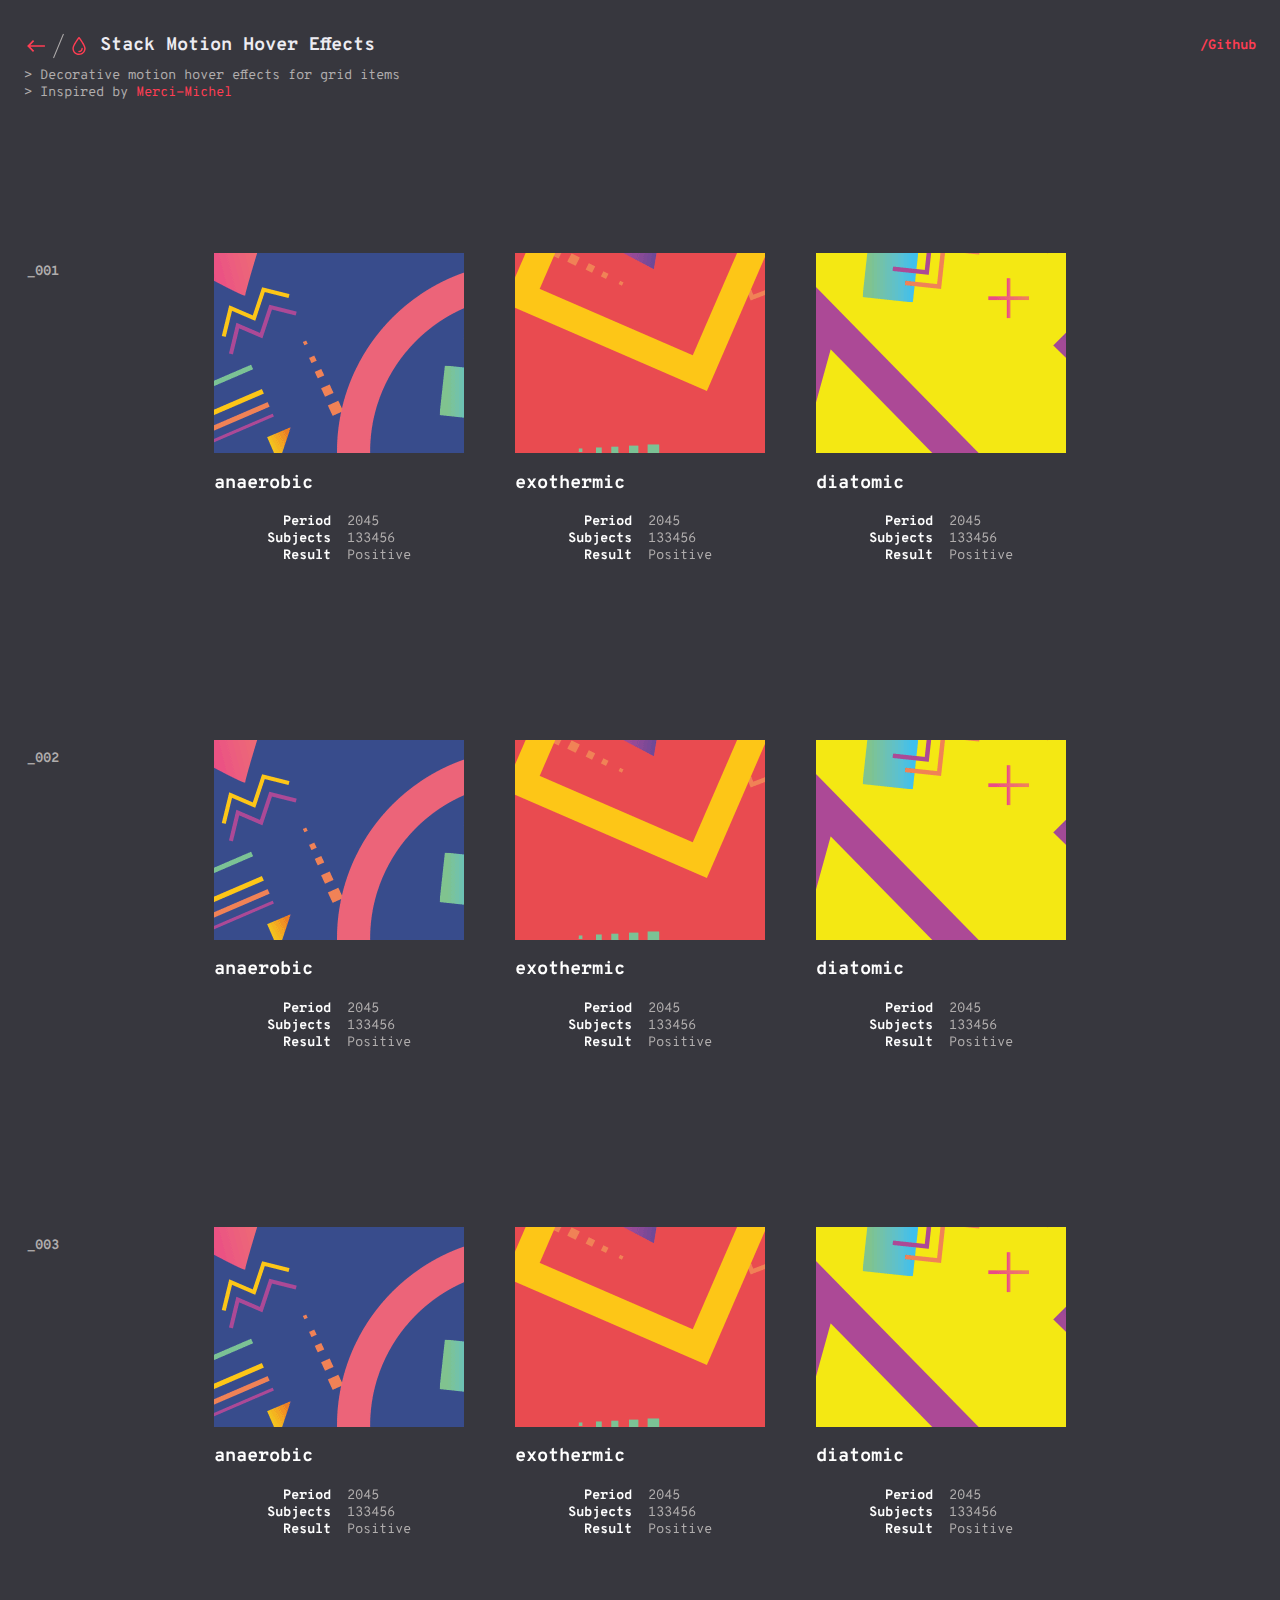
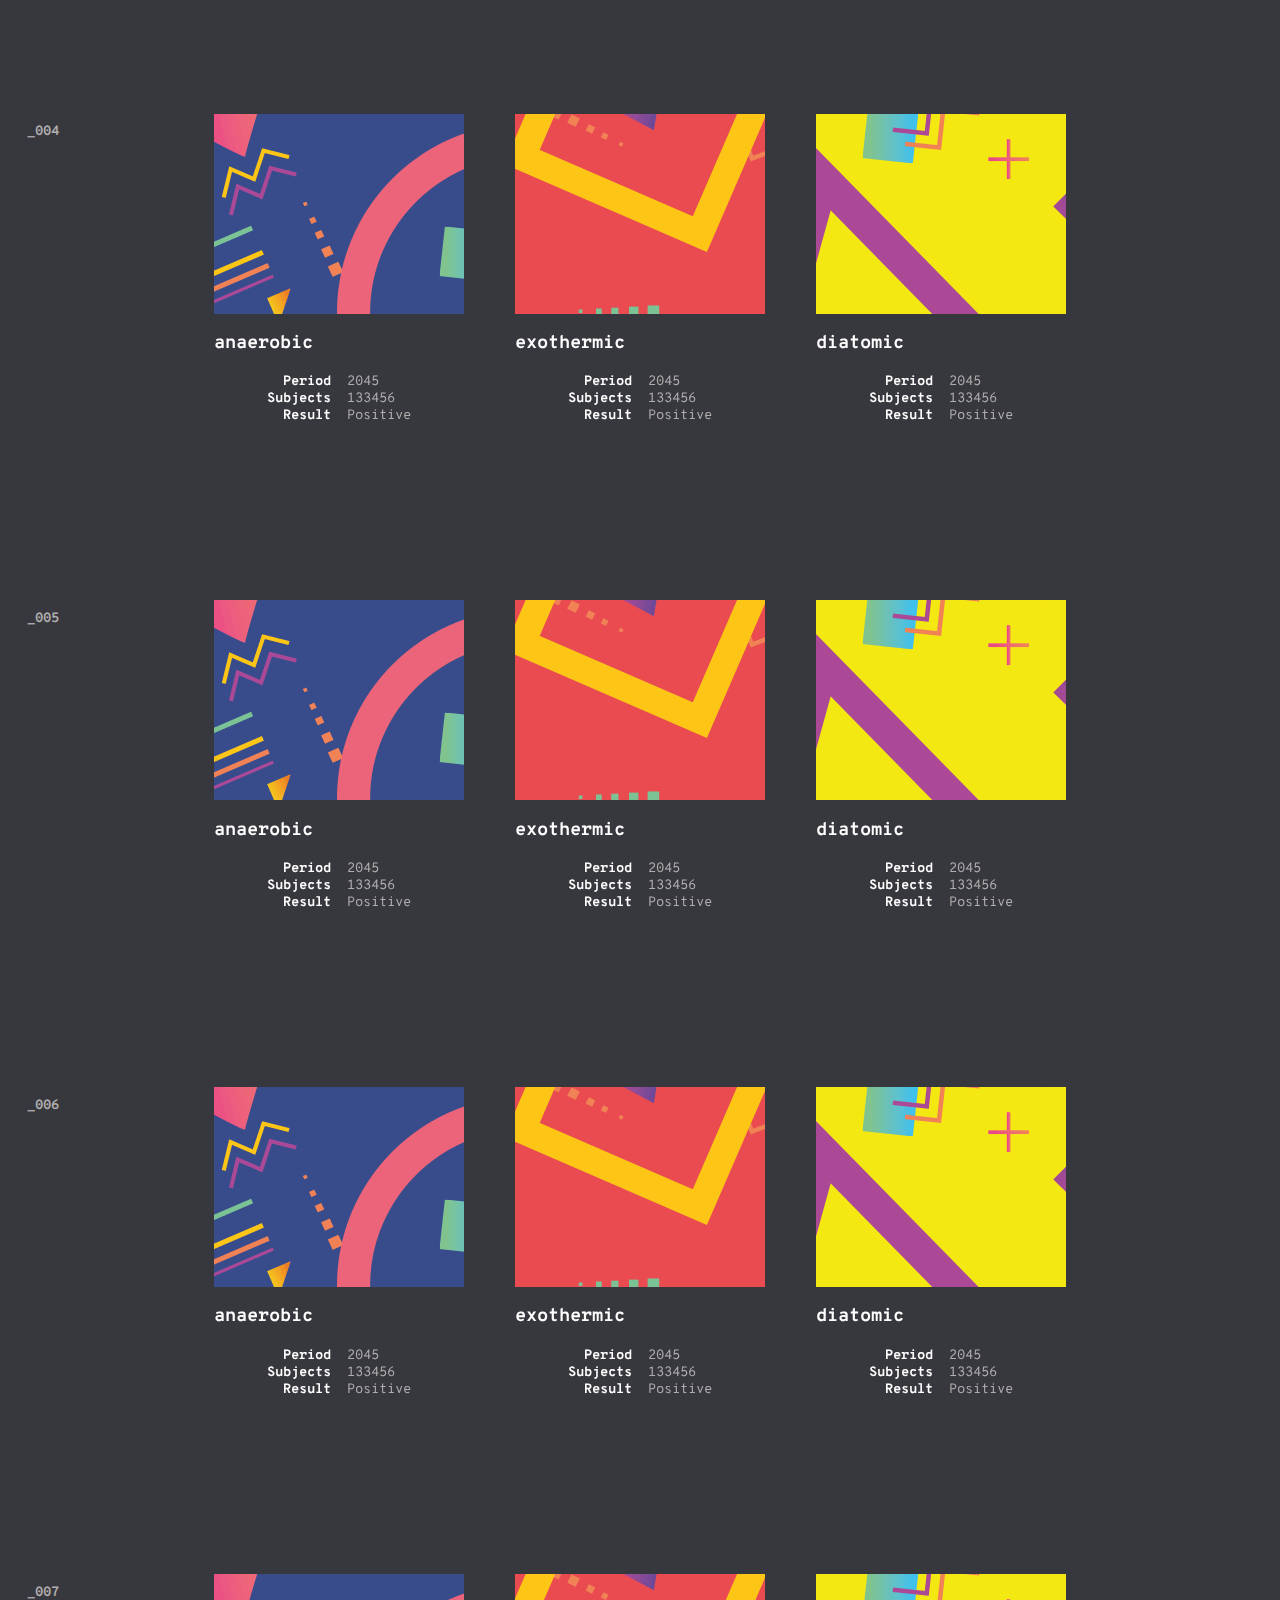
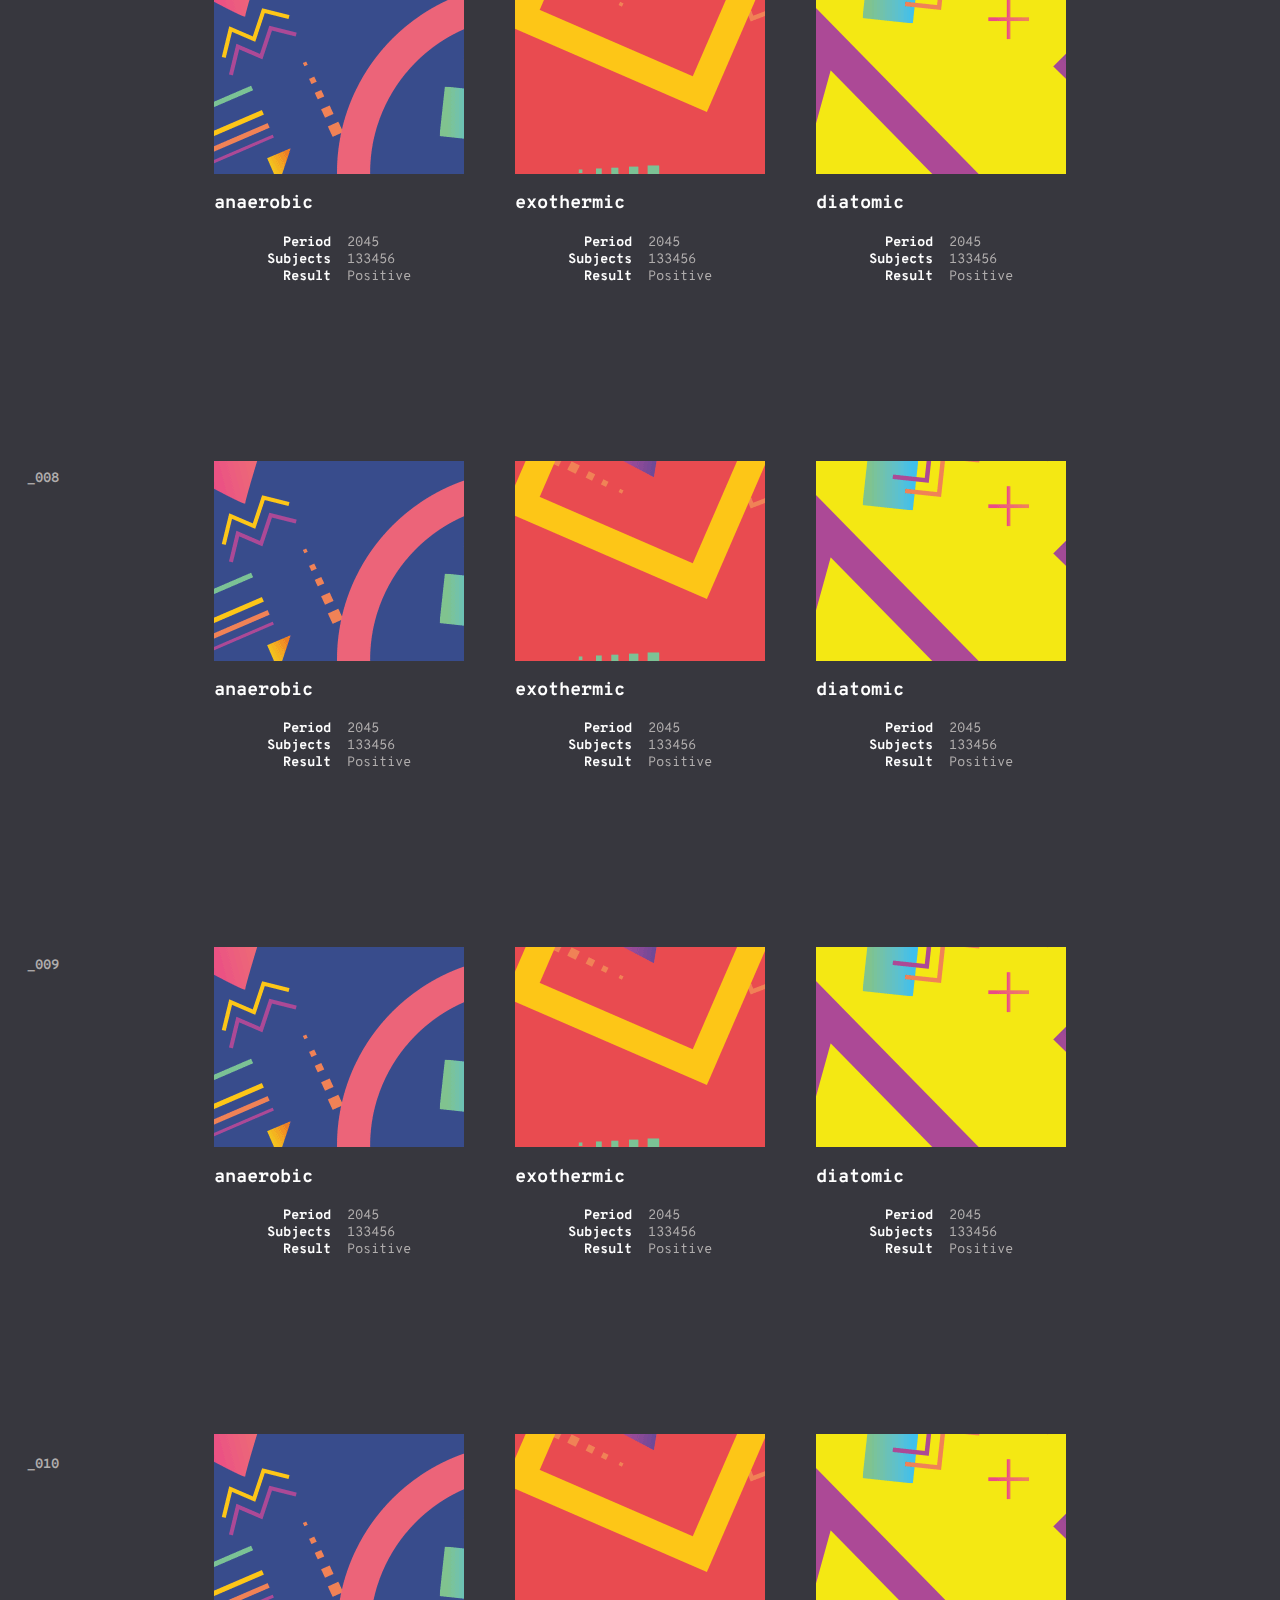
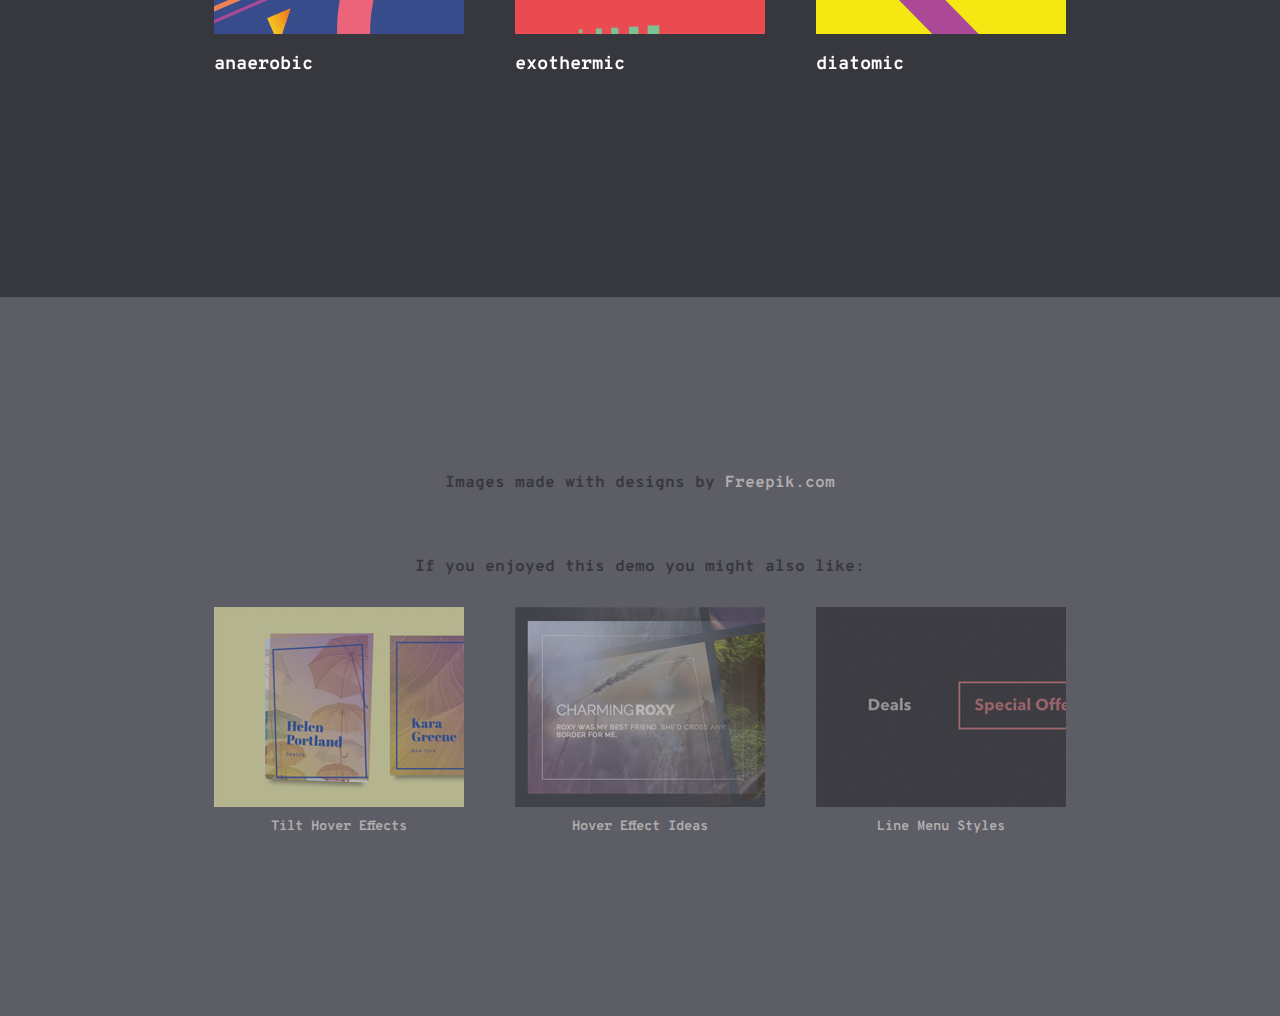
<file: StackMotionHoverEffects-master/index.html>
<!DOCTYPE html>
<html lang="en" class="no-js">
	<head>
		<meta charset="UTF-8" />
		<meta name="viewport" content="width=device-width, initial-scale=1">
		<title>Stack Motion Hover Effects | Codrops</title>
		<meta name="description" content="Item hover effects that reveal a colored stack behind the hovered item" />
		<meta name="keywords" content="hover effect, reveal, hover, css, animations, anime.js, javascript, motion, ux" />
		<meta name="author" content="Codrops" />
		<link rel="shortcut icon" href="favicon.ico">
		<link href="https://fonts.googleapis.com/css?family=Overpass+Mono:400,700" rel="stylesheet">
		<link rel="stylesheet" type="text/css" href="css/normalize.css" />
		<link rel="stylesheet" type="text/css" href="css/demo.css" />
		<script>document.documentElement.className = 'js';</script>
	</head>
	<body>
		<svg class="hidden">
			<symbol id="icon-arrow" viewBox="0 0 24 24">
				<title>arrow</title>
				<polygon points="6.3,12.8 20.9,12.8 20.9,11.2 6.3,11.2 10.2,7.2 9,6 3.1,12 9,18 10.2,16.8 "/>
			</symbol>
			<symbol id="icon-drop" viewBox="0 0 24 24">
				<title>drop</title>
				<path d="M12,21c-3.6,0-6.6-3-6.6-6.6C5.4,11,10.8,4,11.4,3.2C11.6,3.1,11.8,3,12,3s0.4,0.1,0.6,0.3c0.6,0.8,6.1,7.8,6.1,11.2C18.6,18.1,15.6,21,12,21zM12,4.8c-1.8,2.4-5.2,7.4-5.2,9.6c0,2.9,2.3,5.2,5.2,5.2s5.2-2.3,5.2-5.2C17.2,12.2,13.8,7.3,12,4.8z"/><path d="M12,18.2c-0.4,0-0.7-0.3-0.7-0.7s0.3-0.7,0.7-0.7c1.3,0,2.4-1.1,2.4-2.4c0-0.4,0.3-0.7,0.7-0.7c0.4,0,0.7,0.3,0.7,0.7C15.8,16.5,14.1,18.2,12,18.2z"/>
			</symbol>
		</svg>
		<main>
			<div class="message-mobile">This is a hover effect. Best viewed on desktop.</div>
			<header class="codrops-header">
				<div class="codrops-links">
					<a class="codrops-icon codrops-icon--prev" href="https://tympanus.net/Development/GeekyGlasses/" title="Previous Demo"><svg class="icon icon--arrow"><use xlink:href="#icon-arrow"></use></svg></a>
					<a class="codrops-icon codrops-icon--drop" href="https://tympanus.net/codrops/?p=30373" title="Back to the article"><svg class="icon icon--drop"><use xlink:href="#icon-drop"></use></svg></a>
				</div>
				<h1 class="codrops-header__title">Stack Motion Hover Effects</h1>
				<a class="github" href="https://github.com/codrops/StackMotionHoverEffects/">/Github</a>
				<p class="codrops-header__tagline">Decorative motion hover effects for grid items</p>
				<p class="codrops-header__tagline">Inspired by <a href="http://www.merci-michel.com/projects/">Merci-Michel</a></p>
			</header>
			<section class="content">
				<h2 class="content__title">_001</h2>
				<div class="grid grid--effect-vega">
					<a href="#" class="grid__item grid__item--c1">
						<div class="stack">
							<div class="stack__deco"></div>
							<div class="stack__deco"></div>
							<div class="stack__deco"></div>
							<div class="stack__deco"></div>
							<div class="stack__figure">
								<img class="stack__img" src="img/1.png" alt="Image"/>
							</div>
						</div>
						<div class="grid__item-caption">
							<h3 class="grid__item-title">anaerobic</h3>
							<div class="column column--left">
								<span class="column__text">Period</span>
								<span class="column__text">Subjects</span>
								<span class="column__text">Result</span>
							</div>
							<div class="column column--right">
								<span class="column__text">2045</span>
								<span class="column__text">133456</span>
								<span class="column__text">Positive</span>
							</div>
						</div>
					</a>
					<a href="#" class="grid__item grid__item--c2">
						<div class="stack">
							<div class="stack__deco"></div>
							<div class="stack__deco"></div>
							<div class="stack__deco"></div>
							<div class="stack__deco"></div>
							<div class="stack__figure">
								<img class="stack__img" src="img/2.png" alt="Image"/>
							</div>
						</div>
						<div class="grid__item-caption">
							<h3 class="grid__item-title">exothermic</h3>
							<div class="column column--left">
								<span class="column__text">Period</span>
								<span class="column__text">Subjects</span>
								<span class="column__text">Result</span>
							</div>
							<div class="column column--right">
								<span class="column__text">2045</span>
								<span class="column__text">133456</span>
								<span class="column__text">Positive</span>
							</div>
						</div>
					</a>
					<a href="#" class="grid__item grid__item--c3">
						<div class="stack">
							<div class="stack__deco"></div>
							<div class="stack__deco"></div>
							<div class="stack__deco"></div>
							<div class="stack__deco"></div>
							<div class="stack__figure">
								<img class="stack__img" src="img/3.png" alt="Image"/>
							</div>
						</div>
						<div class="grid__item-caption">
							<h3 class="grid__item-title">diatomic</h3>
							<div class="column column--left">
								<span class="column__text">Period</span>
								<span class="column__text">Subjects</span>
								<span class="column__text">Result</span>
							</div>
							<div class="column column--right">
								<span class="column__text">2045</span>
								<span class="column__text">133456</span>
								<span class="column__text">Positive</span>
							</div>
						</div>
					</a>
				</div>
			</section>
			<section class="content">
				<h2 class="content__title">_002</h2>
				<div class="grid grid--effect-castor">
					<a href="#" class="grid__item grid__item--c1">
						<div class="stack">
							<div class="stack__deco"></div>
							<div class="stack__deco"></div>
							<div class="stack__deco"></div>
							<div class="stack__deco"></div>
							<div class="stack__figure">
								<img class="stack__img" src="img/1.png" alt="Image"/>
							</div>
						</div>
						<div class="grid__item-caption">
							<h3 class="grid__item-title">anaerobic</h3>
							<div class="column column--left">
								<span class="column__text">Period</span>
								<span class="column__text">Subjects</span>
								<span class="column__text">Result</span>
							</div>
							<div class="column column--right">
								<span class="column__text">2045</span>
								<span class="column__text">133456</span>
								<span class="column__text">Positive</span>
							</div>
						</div>
					</a>
					<a href="#" class="grid__item grid__item--c2">
						<div class="stack">
							<div class="stack__deco"></div>
							<div class="stack__deco"></div>
							<div class="stack__deco"></div>
							<div class="stack__deco"></div>
							<div class="stack__figure">
								<img class="stack__img" src="img/2.png" alt="Image"/>
							</div>
						</div>
						<div class="grid__item-caption">
							<h3 class="grid__item-title">exothermic</h3>
							<div class="column column--left">
								<span class="column__text">Period</span>
								<span class="column__text">Subjects</span>
								<span class="column__text">Result</span>
							</div>
							<div class="column column--right">
								<span class="column__text">2045</span>
								<span class="column__text">133456</span>
								<span class="column__text">Positive</span>
							</div>
						</div>
					</a>
					<a href="#" class="grid__item grid__item--c3">
						<div class="stack">
							<div class="stack__deco"></div>
							<div class="stack__deco"></div>
							<div class="stack__deco"></div>
							<div class="stack__deco"></div>
							<div class="stack__figure">
								<img class="stack__img" src="img/3.png" alt="Image"/>
							</div>
						</div>
						<div class="grid__item-caption">
							<h3 class="grid__item-title">diatomic</h3>
							<div class="column column--left">
								<span class="column__text">Period</span>
								<span class="column__text">Subjects</span>
								<span class="column__text">Result</span>
							</div>
							<div class="column column--right">
								<span class="column__text">2045</span>
								<span class="column__text">133456</span>
								<span class="column__text">Positive</span>
							</div>
						</div>
					</a>
				</div>
			</section>
			<section class="content">
				<h2 class="content__title">_003</h2>
				<div class="grid grid--effect-hamal">
					<a href="#" class="grid__item grid__item--c1">
						<div class="stack">
							<div class="stack__deco"></div>
							<div class="stack__deco"></div>
							<div class="stack__deco"></div>
							<div class="stack__deco"></div>
							<div class="stack__figure">
								<img class="stack__img" src="img/1.png" alt="Image"/>
							</div>
						</div>
						<div class="grid__item-caption">
							<h3 class="grid__item-title">anaerobic</h3>
							<div class="column column--left">
								<span class="column__text">Period</span>
								<span class="column__text">Subjects</span>
								<span class="column__text">Result</span>
							</div>
							<div class="column column--right">
								<span class="column__text">2045</span>
								<span class="column__text">133456</span>
								<span class="column__text">Positive</span>
							</div>
						</div>
					</a>
					<a href="#" class="grid__item grid__item--c2">
						<div class="stack">
							<div class="stack__deco"></div>
							<div class="stack__deco"></div>
							<div class="stack__deco"></div>
							<div class="stack__deco"></div>
							<div class="stack__figure">
								<img class="stack__img" src="img/2.png" alt="Image"/>
							</div>
						</div>
						<div class="grid__item-caption">
							<h3 class="grid__item-title">exothermic</h3>
							<div class="column column--left">
								<span class="column__text">Period</span>
								<span class="column__text">Subjects</span>
								<span class="column__text">Result</span>
							</div>
							<div class="column column--right">
								<span class="column__text">2045</span>
								<span class="column__text">133456</span>
								<span class="column__text">Positive</span>
							</div>
						</div>
					</a>
					<a href="#" class="grid__item grid__item--c3">
						<div class="stack">
							<div class="stack__deco"></div>
							<div class="stack__deco"></div>
							<div class="stack__deco"></div>
							<div class="stack__deco"></div>
							<div class="stack__figure">
								<img class="stack__img" src="img/3.png" alt="Image"/>
							</div>
						</div>
						<div class="grid__item-caption">
							<h3 class="grid__item-title">diatomic</h3>
							<div class="column column--left">
								<span class="column__text">Period</span>
								<span class="column__text">Subjects</span>
								<span class="column__text">Result</span>
							</div>
							<div class="column column--right">
								<span class="column__text">2045</span>
								<span class="column__text">133456</span>
								<span class="column__text">Positive</span>
							</div>
						</div>
					</a>
				</div>
			</section>
			<section class="content">
				<h2 class="content__title">_004</h2>
				<div class="grid grid--effect-polaris">
					<a href="#" class="grid__item grid__item--c1">
						<div class="stack">
							<div class="stack__deco"></div>
							<div class="stack__deco"></div>
							<div class="stack__deco"></div>
							<div class="stack__deco"></div>
							<div class="stack__figure">
								<img class="stack__img" src="img/1.png" alt="Image"/>
							</div>
						</div>
						<div class="grid__item-caption">
							<h3 class="grid__item-title">anaerobic</h3>
							<div class="column column--left">
								<span class="column__text">Period</span>
								<span class="column__text">Subjects</span>
								<span class="column__text">Result</span>
							</div>
							<div class="column column--right">
								<span class="column__text">2045</span>
								<span class="column__text">133456</span>
								<span class="column__text">Positive</span>
							</div>
						</div>
					</a>
					<a href="#" class="grid__item grid__item--c2">
						<div class="stack">
							<div class="stack__deco"></div>
							<div class="stack__deco"></div>
							<div class="stack__deco"></div>
							<div class="stack__deco"></div>
							<div class="stack__figure">
								<img class="stack__img" src="img/2.png" alt="Image"/>
							</div>
						</div>
						<div class="grid__item-caption">
							<h3 class="grid__item-title">exothermic</h3>
							<div class="column column--left">
								<span class="column__text">Period</span>
								<span class="column__text">Subjects</span>
								<span class="column__text">Result</span>
							</div>
							<div class="column column--right">
								<span class="column__text">2045</span>
								<span class="column__text">133456</span>
								<span class="column__text">Positive</span>
							</div>
						</div>
					</a>
					<a href="#" class="grid__item grid__item--c3">
						<div class="stack">
							<div class="stack__deco"></div>
							<div class="stack__deco"></div>
							<div class="stack__deco"></div>
							<div class="stack__deco"></div>
							<div class="stack__figure">
								<img class="stack__img" src="img/3.png" alt="Image"/>
							</div>
						</div>
						<div class="grid__item-caption">
							<h3 class="grid__item-title">diatomic</h3>
							<div class="column column--left">
								<span class="column__text">Period</span>
								<span class="column__text">Subjects</span>
								<span class="column__text">Result</span>
							</div>
							<div class="column column--right">
								<span class="column__text">2045</span>
								<span class="column__text">133456</span>
								<span class="column__text">Positive</span>
							</div>
						</div>
					</a>
				</div>
			</section>
			<section class="content">
				<h2 class="content__title">_005</h2>
				<div class="grid grid--effect-alphard">
					<a href="#" class="grid__item grid__item--c1">
						<div class="stack">
							<div class="stack__deco"></div>
							<div class="stack__deco"></div>
							<div class="stack__deco"></div>
							<div class="stack__deco"></div>
							<div class="stack__figure">
								<img class="stack__img" src="img/1.png" alt="Image"/>
							</div>
						</div>
						<div class="grid__item-caption">
							<h3 class="grid__item-title">anaerobic</h3>
							<div class="column column--left">
								<span class="column__text">Period</span>
								<span class="column__text">Subjects</span>
								<span class="column__text">Result</span>
							</div>
							<div class="column column--right">
								<span class="column__text">2045</span>
								<span class="column__text">133456</span>
								<span class="column__text">Positive</span>
							</div>
						</div>
					</a>
					<a href="#" class="grid__item grid__item--c2">
						<div class="stack">
							<div class="stack__deco"></div>
							<div class="stack__deco"></div>
							<div class="stack__deco"></div>
							<div class="stack__deco"></div>
							<div class="stack__figure">
								<img class="stack__img" src="img/2.png" alt="Image"/>
							</div>
						</div>
						<div class="grid__item-caption">
							<h3 class="grid__item-title">exothermic</h3>
							<div class="column column--left">
								<span class="column__text">Period</span>
								<span class="column__text">Subjects</span>
								<span class="column__text">Result</span>
							</div>
							<div class="column column--right">
								<span class="column__text">2045</span>
								<span class="column__text">133456</span>
								<span class="column__text">Positive</span>
							</div>
						</div>
					</a>
					<a href="#" class="grid__item grid__item--c3">
						<div class="stack">
							<div class="stack__deco"></div>
							<div class="stack__deco"></div>
							<div class="stack__deco"></div>
							<div class="stack__deco"></div>
							<div class="stack__figure">
								<img class="stack__img" src="img/3.png" alt="Image"/>
							</div>
						</div>
						<div class="grid__item-caption">
							<h3 class="grid__item-title">diatomic</h3>
							<div class="column column--left">
								<span class="column__text">Period</span>
								<span class="column__text">Subjects</span>
								<span class="column__text">Result</span>
							</div>
							<div class="column column--right">
								<span class="column__text">2045</span>
								<span class="column__text">133456</span>
								<span class="column__text">Positive</span>
							</div>
						</div>
					</a>
				</div>
			</section>
			<section class="content">
				<h2 class="content__title">_006</h2>
				<div class="grid grid--effect-altair">
					<a href="#" class="grid__item grid__item--c1">
						<div class="stack">
							<div class="stack__deco"></div>
							<div class="stack__deco"></div>
							<div class="stack__deco"></div>
							<div class="stack__deco"></div>
							<div class="stack__figure">
								<img class="stack__img" src="img/1.png" alt="Image"/>
							</div>
						</div>
						<div class="grid__item-caption">
							<h3 class="grid__item-title">anaerobic</h3>
							<div class="column column--left">
								<span class="column__text">Period</span>
								<span class="column__text">Subjects</span>
								<span class="column__text">Result</span>
							</div>
							<div class="column column--right">
								<span class="column__text">2045</span>
								<span class="column__text">133456</span>
								<span class="column__text">Positive</span>
							</div>
						</div>
					</a>
					<a href="#" class="grid__item grid__item--c2">
						<div class="stack">
							<div class="stack__deco"></div>
							<div class="stack__deco"></div>
							<div class="stack__deco"></div>
							<div class="stack__deco"></div>
							<div class="stack__figure">
								<img class="stack__img" src="img/2.png" alt="Image"/>
							</div>
						</div>
						<div class="grid__item-caption">
							<h3 class="grid__item-title">exothermic</h3>
							<div class="column column--left">
								<span class="column__text">Period</span>
								<span class="column__text">Subjects</span>
								<span class="column__text">Result</span>
							</div>
							<div class="column column--right">
								<span class="column__text">2045</span>
								<span class="column__text">133456</span>
								<span class="column__text">Positive</span>
							</div>
						</div>
					</a>
					<a href="#" class="grid__item grid__item--c3">
						<div class="stack">
							<div class="stack__deco"></div>
							<div class="stack__deco"></div>
							<div class="stack__deco"></div>
							<div class="stack__deco"></div>
							<div class="stack__figure">
								<img class="stack__img" src="img/3.png" alt="Image"/>
							</div>
						</div>
						<div class="grid__item-caption">
							<h3 class="grid__item-title">diatomic</h3>
							<div class="column column--left">
								<span class="column__text">Period</span>
								<span class="column__text">Subjects</span>
								<span class="column__text">Result</span>
							</div>
							<div class="column column--right">
								<span class="column__text">2045</span>
								<span class="column__text">133456</span>
								<span class="column__text">Positive</span>
							</div>
						</div>
					</a>
				</div>
			</section>
			<section class="content">
				<h2 class="content__title">_007</h2>
				<div class="grid grid--effect-rigel">
					<a href="#" class="grid__item grid__item--c1">
						<div class="stack">
							<div class="stack__deco"></div>
							<div class="stack__deco"></div>
							<div class="stack__deco"></div>
							<div class="stack__deco"></div>
							<div class="stack__figure">
								<img class="stack__img" src="img/1.png" alt="Image"/>
							</div>
						</div>
						<div class="grid__item-caption">
							<h3 class="grid__item-title">anaerobic</h3>
							<div class="column column--left">
								<span class="column__text">Period</span>
								<span class="column__text">Subjects</span>
								<span class="column__text">Result</span>
							</div>
							<div class="column column--right">
								<span class="column__text">2045</span>
								<span class="column__text">133456</span>
								<span class="column__text">Positive</span>
							</div>
						</div>
					</a>
					<a href="#" class="grid__item grid__item--c2">
						<div class="stack">
							<div class="stack__deco"></div>
							<div class="stack__deco"></div>
							<div class="stack__deco"></div>
							<div class="stack__deco"></div>
							<div class="stack__figure">
								<img class="stack__img" src="img/2.png" alt="Image"/>
							</div>
						</div>
						<div class="grid__item-caption">
							<h3 class="grid__item-title">exothermic</h3>
							<div class="column column--left">
								<span class="column__text">Period</span>
								<span class="column__text">Subjects</span>
								<span class="column__text">Result</span>
							</div>
							<div class="column column--right">
								<span class="column__text">2045</span>
								<span class="column__text">133456</span>
								<span class="column__text">Positive</span>
							</div>
						</div>
					</a>
					<a href="#" class="grid__item grid__item--c3">
						<div class="stack">
							<div class="stack__deco"></div>
							<div class="stack__deco"></div>
							<div class="stack__deco"></div>
							<div class="stack__deco"></div>
							<div class="stack__figure">
								<img class="stack__img" src="img/3.png" alt="Image"/>
							</div>
						</div>
						<div class="grid__item-caption">
							<h3 class="grid__item-title">diatomic</h3>
							<div class="column column--left">
								<span class="column__text">Period</span>
								<span class="column__text">Subjects</span>
								<span class="column__text">Result</span>
							</div>
							<div class="column column--right">
								<span class="column__text">2045</span>
								<span class="column__text">133456</span>
								<span class="column__text">Positive</span>
							</div>
						</div>
					</a>
				</div>
			</section>
			<section class="content">
				<h2 class="content__title">_008</h2>
				<div class="grid grid--effect-canopus">
					<a href="#" class="grid__item grid__item--c1">
						<div class="stack">
							<div class="stack__deco"></div>
							<div class="stack__deco"></div>
							<div class="stack__deco"></div>
							<div class="stack__deco"></div>
							<div class="stack__figure">
								<img class="stack__img" src="img/1.png" alt="Image"/>
							</div>
						</div>
						<div class="grid__item-caption">
							<h3 class="grid__item-title">anaerobic</h3>
							<div class="column column--left">
								<span class="column__text">Period</span>
								<span class="column__text">Subjects</span>
								<span class="column__text">Result</span>
							</div>
							<div class="column column--right">
								<span class="column__text">2045</span>
								<span class="column__text">133456</span>
								<span class="column__text">Positive</span>
							</div>
						</div>
					</a>
					<a href="#" class="grid__item grid__item--c2">
						<div class="stack">
							<div class="stack__deco"></div>
							<div class="stack__deco"></div>
							<div class="stack__deco"></div>
							<div class="stack__deco"></div>
							<div class="stack__figure">
								<img class="stack__img" src="img/2.png" alt="Image"/>
							</div>
						</div>
						<div class="grid__item-caption">
							<h3 class="grid__item-title">exothermic</h3>
							<div class="column column--left">
								<span class="column__text">Period</span>
								<span class="column__text">Subjects</span>
								<span class="column__text">Result</span>
							</div>
							<div class="column column--right">
								<span class="column__text">2045</span>
								<span class="column__text">133456</span>
								<span class="column__text">Positive</span>
							</div>
						</div>
					</a>
					<a href="#" class="grid__item grid__item--c3">
						<div class="stack">
							<div class="stack__deco"></div>
							<div class="stack__deco"></div>
							<div class="stack__deco"></div>
							<div class="stack__deco"></div>
							<div class="stack__figure">
								<img class="stack__img" src="img/3.png" alt="Image"/>
							</div>
						</div>
						<div class="grid__item-caption">
							<h3 class="grid__item-title">diatomic</h3>
							<div class="column column--left">
								<span class="column__text">Period</span>
								<span class="column__text">Subjects</span>
								<span class="column__text">Result</span>
							</div>
							<div class="column column--right">
								<span class="column__text">2045</span>
								<span class="column__text">133456</span>
								<span class="column__text">Positive</span>
							</div>
						</div>
					</a>
				</div>
			</section>
			<section class="content">
				<h2 class="content__title">_009</h2>
				<div class="grid grid--effect-pollux">
					<a href="#" class="grid__item grid__item--c1">
						<div class="stack">
							<div class="stack__deco"></div>
							<div class="stack__deco"></div>
							<div class="stack__deco"></div>
							<div class="stack__deco"></div>
							<div class="stack__figure">
								<img class="stack__img" src="img/1.png" alt="Image"/>
							</div>
						</div>
						<div class="grid__item-caption">
							<h3 class="grid__item-title">anaerobic</h3>
							<div class="column column--left">
								<span class="column__text">Period</span>
								<span class="column__text">Subjects</span>
								<span class="column__text">Result</span>
							</div>
							<div class="column column--right">
								<span class="column__text">2045</span>
								<span class="column__text">133456</span>
								<span class="column__text">Positive</span>
							</div>
						</div>
					</a>
					<a href="#" class="grid__item grid__item--c2">
						<div class="stack">
							<div class="stack__deco"></div>
							<div class="stack__deco"></div>
							<div class="stack__deco"></div>
							<div class="stack__deco"></div>
							<div class="stack__figure">
								<img class="stack__img" src="img/2.png" alt="Image"/>
							</div>
						</div>
						<div class="grid__item-caption">
							<h3 class="grid__item-title">exothermic</h3>
							<div class="column column--left">
								<span class="column__text">Period</span>
								<span class="column__text">Subjects</span>
								<span class="column__text">Result</span>
							</div>
							<div class="column column--right">
								<span class="column__text">2045</span>
								<span class="column__text">133456</span>
								<span class="column__text">Positive</span>
							</div>
						</div>
					</a>
					<a href="#" class="grid__item grid__item--c3">
						<div class="stack">
							<div class="stack__deco"></div>
							<div class="stack__deco"></div>
							<div class="stack__deco"></div>
							<div class="stack__deco"></div>
							<div class="stack__figure">
								<img class="stack__img" src="img/3.png" alt="Image"/>
							</div>
						</div>
						<div class="grid__item-caption">
							<h3 class="grid__item-title">diatomic</h3>
							<div class="column column--left">
								<span class="column__text">Period</span>
								<span class="column__text">Subjects</span>
								<span class="column__text">Result</span>
							</div>
							<div class="column column--right">
								<span class="column__text">2045</span>
								<span class="column__text">133456</span>
								<span class="column__text">Positive</span>
							</div>
						</div>
					</a>
				</div>
			</section>
			<section class="content content--padded">
				<h2 class="content__title">_010</h2>
				<div class="grid grid--effect-deneb">
					<a href="#" class="grid__item grid__item--c1">
						<div class="stack">
							<div class="stack__deco"></div>
							<div class="stack__deco"></div>
							<div class="stack__deco"></div>
							<div class="stack__deco"></div>
							<div class="stack__figure">
								<img class="stack__img" src="img/1.png" alt="Image"/>
							</div>
						</div>
						<div class="grid__item-caption">
							<h3 class="grid__item-title">anaerobic</h3>
							<div class="column column--left">
								<span class="column__text">Period</span>
								<span class="column__text">Subjects</span>
								<span class="column__text">Result</span>
							</div>
							<div class="column column--right">
								<span class="column__text">2045</span>
								<span class="column__text">133456</span>
								<span class="column__text">Positive</span>
							</div>
						</div>
					</a>
					<a href="#" class="grid__item grid__item--c2">
						<div class="stack">
							<div class="stack__deco"></div>
							<div class="stack__deco"></div>
							<div class="stack__deco"></div>
							<div class="stack__deco"></div>
							<div class="stack__figure">
								<img class="stack__img" src="img/2.png" alt="Image"/>
							</div>
						</div>
						<div class="grid__item-caption">
							<h3 class="grid__item-title">exothermic</h3>
							<div class="column column--left">
								<span class="column__text">Period</span>
								<span class="column__text">Subjects</span>
								<span class="column__text">Result</span>
							</div>
							<div class="column column--right">
								<span class="column__text">2045</span>
								<span class="column__text">133456</span>
								<span class="column__text">Positive</span>
							</div>
						</div>
					</a>
					<a href="#" class="grid__item grid__item--c3">
						<div class="stack">
							<div class="stack__deco"></div>
							<div class="stack__deco"></div>
							<div class="stack__deco"></div>
							<div class="stack__deco"></div>
							<div class="stack__figure">
								<img class="stack__img" src="img/3.png" alt="Image"/>
							</div>
						</div>
						<div class="grid__item-caption">
							<h3 class="grid__item-title">diatomic</h3>
							<div class="column column--left">
								<span class="column__text">Period</span>
								<span class="column__text">Subjects</span>
								<span class="column__text">Result</span>
							</div>
							<div class="column column--right">
								<span class="column__text">2045</span>
								<span class="column__text">133456</span>
								<span class="column__text">Positive</span>
							</div>
						</div>
					</a>
				</div>
			</section>
			
			<!-- Related demos -->
			<section class="content content--related">
				<p>Images made with designs by <a href="http://www.freepik.com/free-vector/new-year-party-brochure-with-colorful-geometric-shapes_997206.htm">Freepik.com</a></p>
				<p>If you enjoyed this demo you might also like:</p>
				<a class="media-item" href="https://tympanus.net/Development/TiltHoverEffects/">
					<img class="media-item__img" src="img/related/TiltHoverEffects.jpg">
					<h3 class="media-item__title">Tilt Hover Effects</h3>
				</a>
				<a class="media-item" href="https://tympanus.net/Development/HoverEffectIdeas/">
					<img class="media-item__img" src="img/related/HoverEffectIdeas.jpg">
					<h3 class="media-item__title">Hover Effect Ideas</h3>
				</a>
				<a class="media-item" href="https://tympanus.net/Development/LineMenuStyles/">
					<img class="media-item__img" src="img/related/LineMenuStyles.jpg">
					<h3 class="media-item__title">Line Menu Styles</h3>
				</a>
			</section>
		</main>
		<script src="js/anime.min.js"></script>
		<script src="js/main.js"></script>
		<script>
		(function() {
			[].slice.call(document.querySelectorAll('.grid--effect-vega > .grid__item')).forEach(function(stackEl) {
				new VegaFx(stackEl);
			});
			[].slice.call(document.querySelectorAll('.grid--effect-castor > .grid__item')).forEach(function(stackEl) {
				new CastorFx(stackEl);
			});
			[].slice.call(document.querySelectorAll('.grid--effect-hamal > .grid__item')).forEach(function(stackEl) {
				new HamalFx(stackEl);
			});
			[].slice.call(document.querySelectorAll('.grid--effect-polaris > .grid__item')).forEach(function(stackEl) {
				new PolarisFx(stackEl);
			});
			[].slice.call(document.querySelectorAll('.grid--effect-alphard > .grid__item')).forEach(function(stackEl) {
				new AlphardFx(stackEl);
			});
			[].slice.call(document.querySelectorAll('.grid--effect-altair > .grid__item')).forEach(function(stackEl) {
				new AltairFx(stackEl);
			});
			[].slice.call(document.querySelectorAll('.grid--effect-rigel > .grid__item')).forEach(function(stackEl) {
				new RigelFx(stackEl);
			});
			[].slice.call(document.querySelectorAll('.grid--effect-canopus > .grid__item')).forEach(function(stackEl) {
				new CanopusFx(stackEl);
			});
			[].slice.call(document.querySelectorAll('.grid--effect-pollux > .grid__item')).forEach(function(stackEl) {
				new PolluxFx(stackEl);
			});
			[].slice.call(document.querySelectorAll('.grid--effect-deneb > .grid__item')).forEach(function(stackEl) {
				new DenebFx(stackEl);
			});
		})();
		</script>
	</body>
</html>
</file>
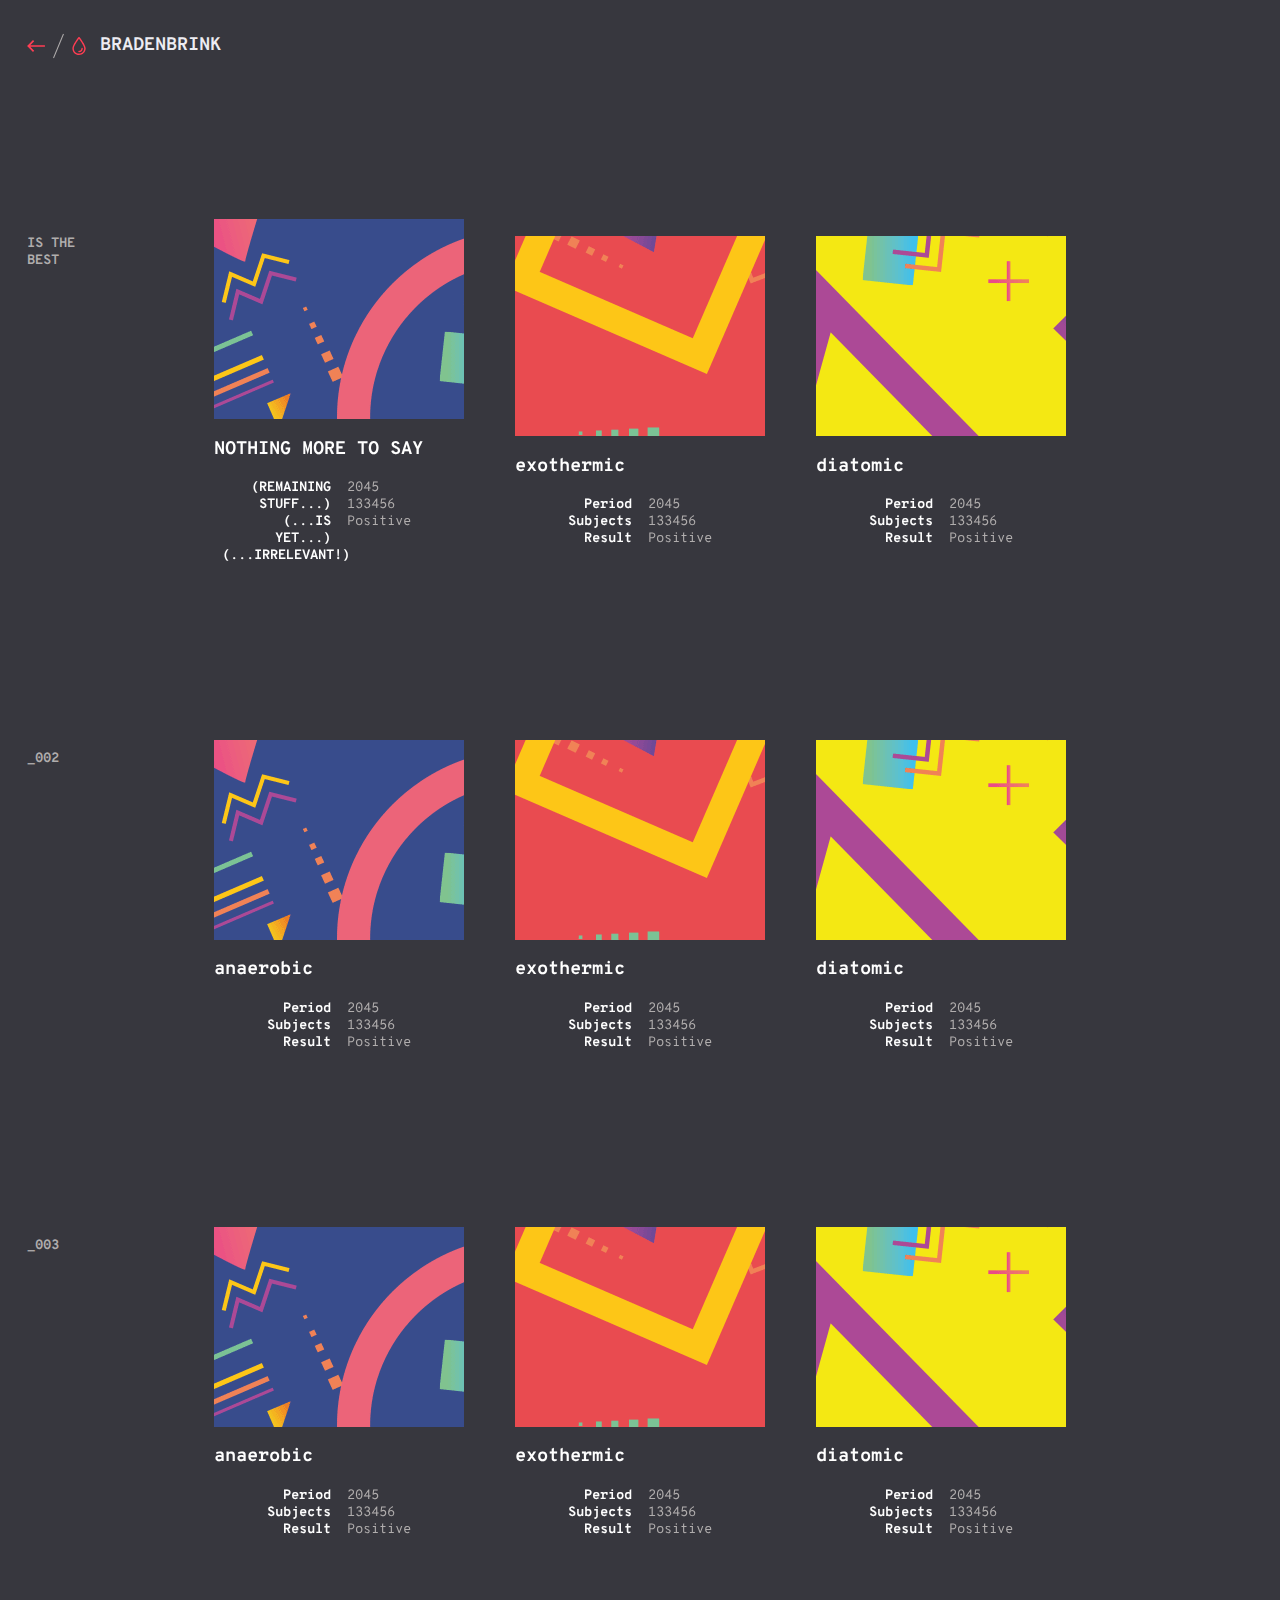
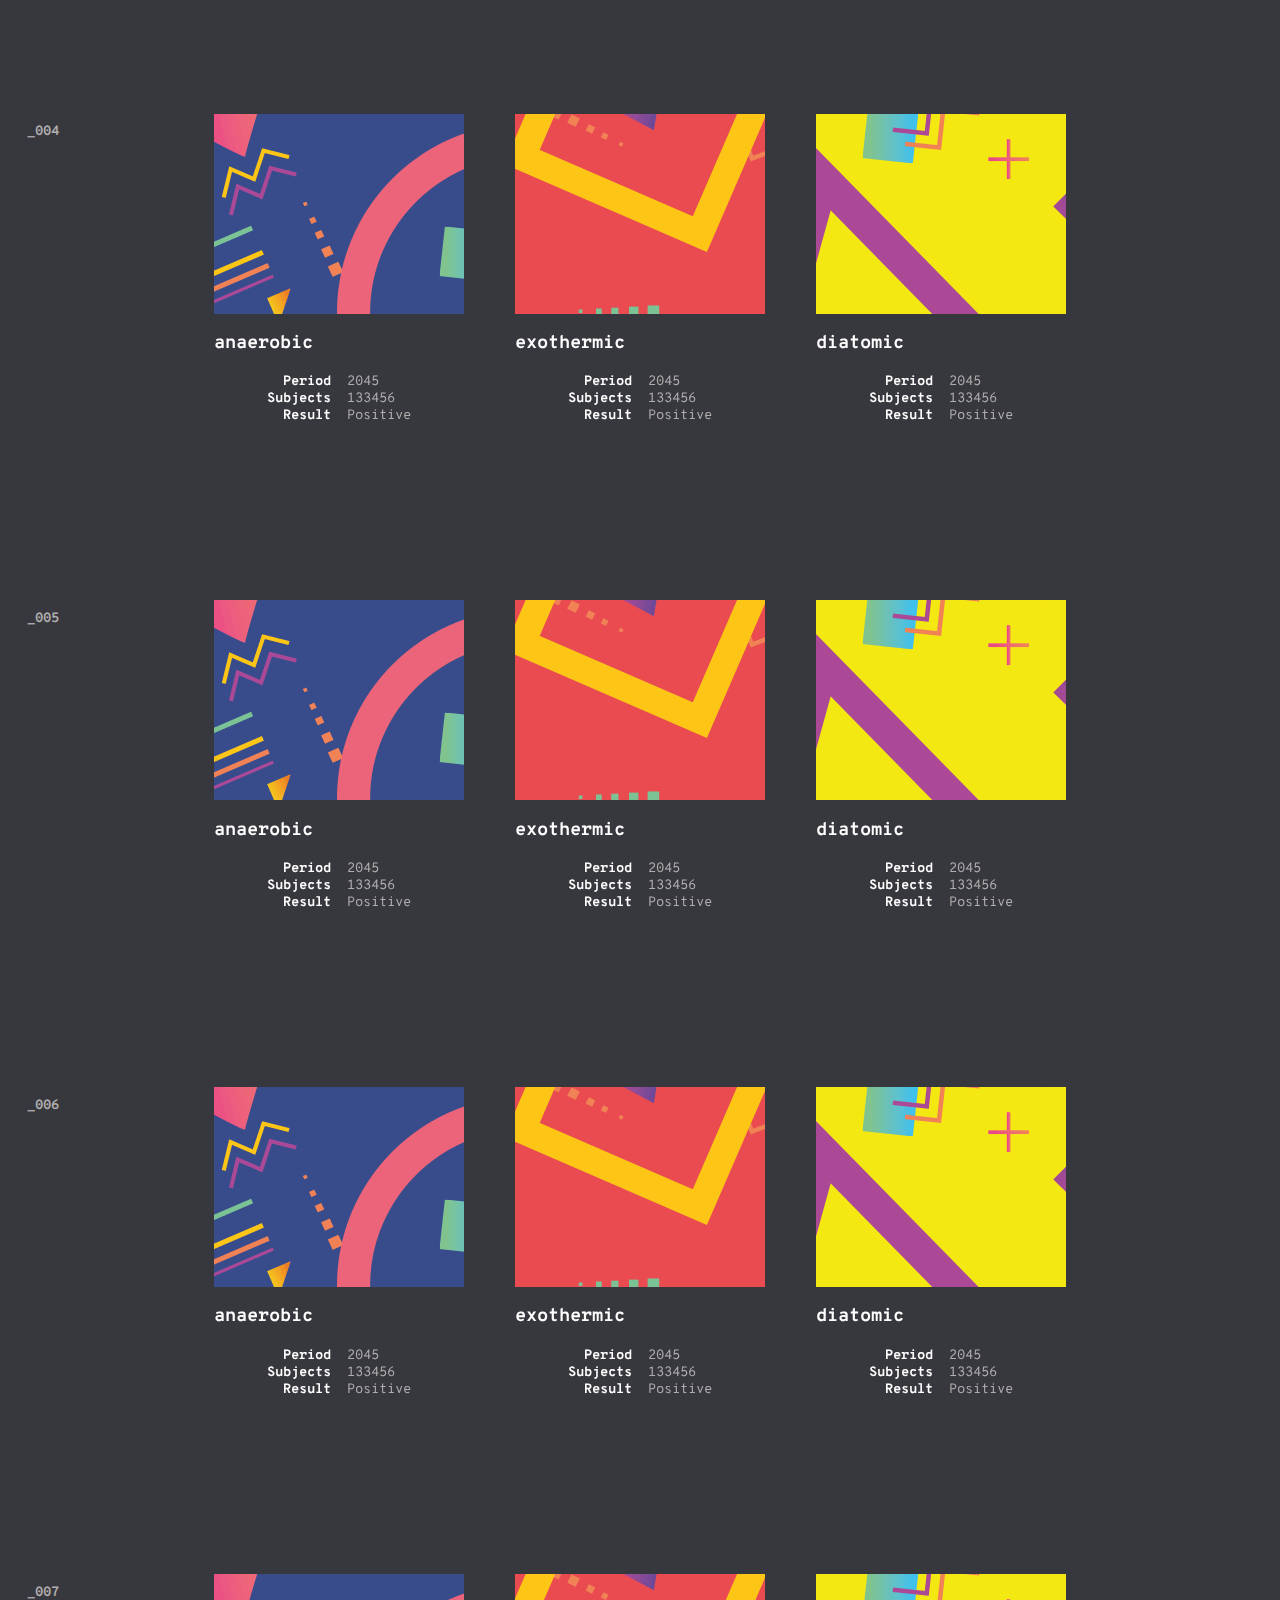
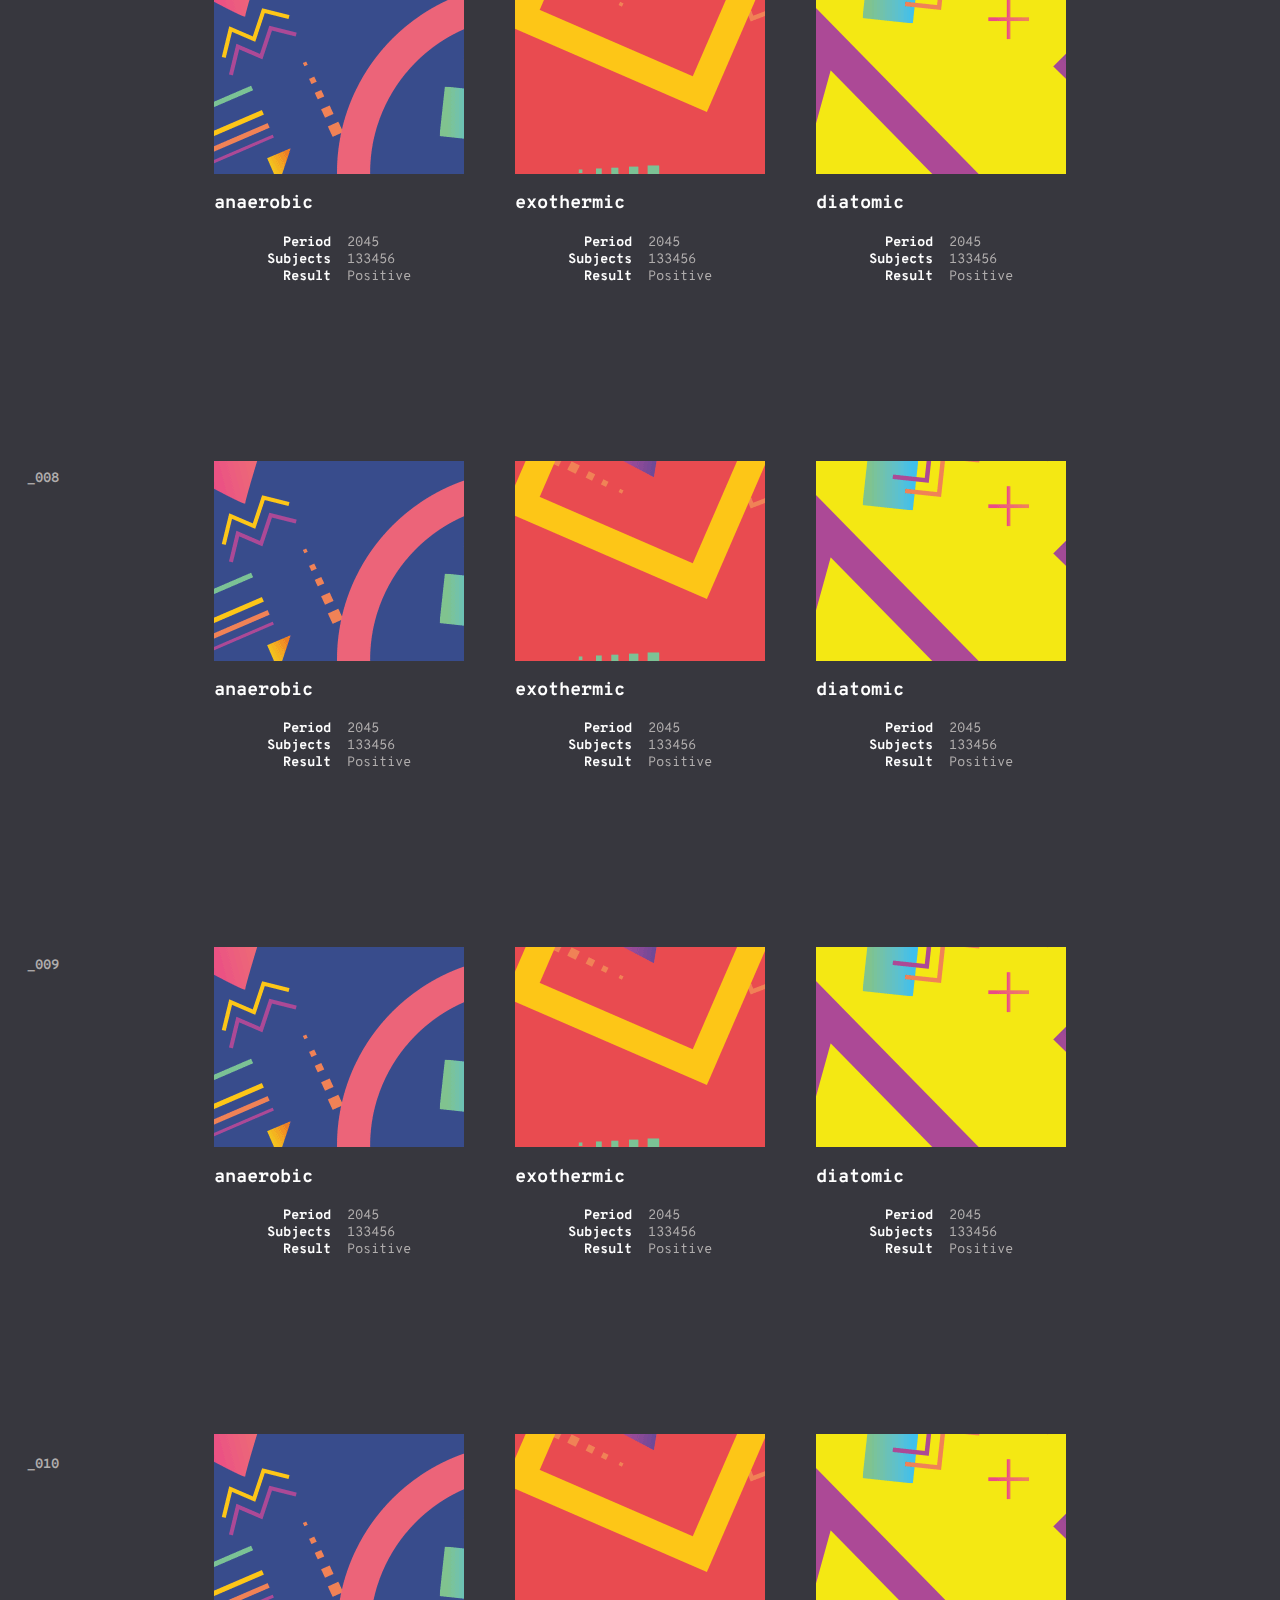
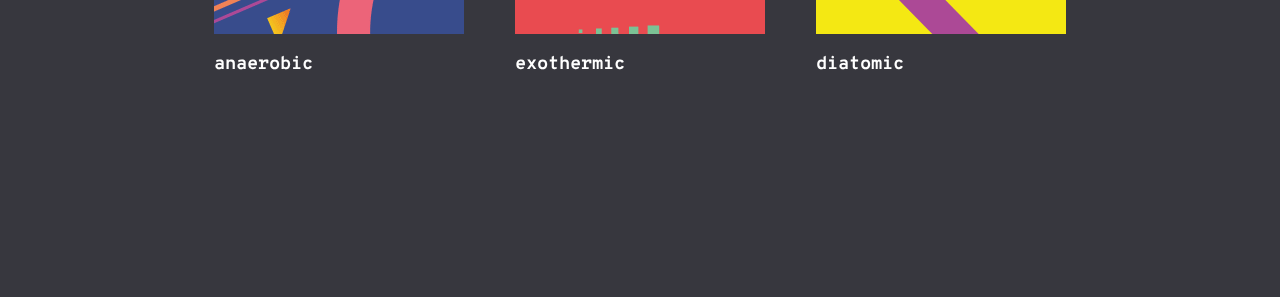
<file: StackMotionHoverEffects/index.html>
<!DOCTYPE html>
<html lang="en" class="no-js">
	<head>
		<meta charset="UTF-8" />
		<meta name="viewport" content="width=device-width, initial-scale=1">
		<title>Some things about [REDACTED NAME]</title>
		<meta name="description" content="Item hover effects that reveal a colored stack behind the hovered item" />
		<meta name="keywords" content="hover effect, reveal, hover, css, animations, anime.js, javascript, motion, ux" />
		<meta name="author" content="Codrops" />
		<link rel="shortcut icon" href="favicon.ico">
		<link href="https://fonts.googleapis.com/css?family=Overpass+Mono:400,700" rel="stylesheet">
		<link rel="stylesheet" type="text/css" href="css/normalize.css" />
		<link rel="stylesheet" type="text/css" href="css/demo.css" />
		<script>document.documentElement.className = 'js';</script>
	</head>
	<body>
		<svg class="hidden">
			<symbol id="icon-arrow" viewBox="0 0 24 24">
				<title>arrow</title>
				<polygon points="6.3,12.8 20.9,12.8 20.9,11.2 6.3,11.2 10.2,7.2 9,6 3.1,12 9,18 10.2,16.8 "/>
			</symbol>
			<symbol id="icon-drop" viewBox="0 0 24 24">
				<title>drop</title>
				<path d="M12,21c-3.6,0-6.6-3-6.6-6.6C5.4,11,10.8,4,11.4,3.2C11.6,3.1,11.8,3,12,3s0.4,0.1,0.6,0.3c0.6,0.8,6.1,7.8,6.1,11.2C18.6,18.1,15.6,21,12,21zM12,4.8c-1.8,2.4-5.2,7.4-5.2,9.6c0,2.9,2.3,5.2,5.2,5.2s5.2-2.3,5.2-5.2C17.2,12.2,13.8,7.3,12,4.8z"/><path d="M12,18.2c-0.4,0-0.7-0.3-0.7-0.7s0.3-0.7,0.7-0.7c1.3,0,2.4-1.1,2.4-2.4c0-0.4,0.3-0.7,0.7-0.7c0.4,0,0.7,0.3,0.7,0.7C15.8,16.5,14.1,18.2,12,18.2z"/>
			</symbol>
		</svg>
		<main>
			<div class="message-mobile">This is a hover effect. Best viewed on desktop.</div>
			<header class="codrops-header">
				<div class="codrops-links">
					<a class="codrops-icon codrops-icon--prev" href="https://tympanus.net/Development/GeekyGlasses/" title="Previous Demo"><svg class="icon icon--arrow"><use xlink:href="#icon-arrow"></use></svg></a>
					<a class="codrops-icon codrops-icon--drop" href="https://tympanus.net/codrops/?p=30373" title="Back to the article"><svg class="icon icon--drop"><use xlink:href="#icon-drop"></use></svg></a>
				</div>
				<h1 class="codrops-header__title">BRADENBRINK</h1>
				</header>
			<section class="content">
				<h2 class="content__title">IS THE BEST</h2>
				<div class="grid grid--effect-vega">
					<a href="#" class="grid__item grid__item--c1">
						<div class="stack">
							<div class="stack__deco"></div>
							<div class="stack__deco"></div>
							<div class="stack__deco"></div>
							<div class="stack__deco"></div>
							<div class="stack__figure">
								<img class="stack__img" src="img/1.png" alt="Image"/>
							</div>
						</div>
						<div class="grid__item-caption">
							<h3 class="grid__item-title">NOTHING MORE TO SAY</h3>
							<div class="column column--left">
								<span class="column__text"> (REMAINING STUFF...)</span>
								<span class="column__text"> (...IS YET...)</span>
								<span class="column__text">(...IRRELEVANT!)</span>
							</div>
							<div class="column column--right">
								<span class="column__text">2045</span>
								<span class="column__text">133456</span>
								<span class="column__text">Positive</span>
							</div>
						</div>
					</a>
					<a href="#" class="grid__item grid__item--c2">
						<div class="stack">
							<div class="stack__deco"></div>
							<div class="stack__deco"></div>
							<div class="stack__deco"></div>
							<div class="stack__deco"></div>
							<div class="stack__figure">
								<img class="stack__img" src="img/2.png" alt="Image"/>
							</div>
						</div>
						<div class="grid__item-caption">
							<h3 class="grid__item-title">exothermic</h3>
							<div class="column column--left">
								<span class="column__text">Period</span>
								<span class="column__text">Subjects</span>
								<span class="column__text">Result</span>
							</div>
							<div class="column column--right">
								<span class="column__text">2045</span>
								<span class="column__text">133456</span>
								<span class="column__text">Positive</span>
							</div>
						</div>
					</a>
					<a href="#" class="grid__item grid__item--c3">
						<div class="stack">
							<div class="stack__deco"></div>
							<div class="stack__deco"></div>
							<div class="stack__deco"></div>
							<div class="stack__deco"></div>
							<div class="stack__figure">
								<img class="stack__img" src="img/3.png" alt="Image"/>
							</div>
						</div>
						<div class="grid__item-caption">
							<h3 class="grid__item-title">diatomic</h3>
							<div class="column column--left">
								<span class="column__text">Period</span>
								<span class="column__text">Subjects</span>
								<span class="column__text">Result</span>
							</div>
							<div class="column column--right">
								<span class="column__text">2045</span>
								<span class="column__text">133456</span>
								<span class="column__text">Positive</span>
							</div>
						</div>
					</a>
				</div>
			</section>
			<section class="content">
				<h2 class="content__title">_002</h2>
				<div class="grid grid--effect-castor">
					<a href="#" class="grid__item grid__item--c1">
						<div class="stack">
							<div class="stack__deco"></div>
							<div class="stack__deco"></div>
							<div class="stack__deco"></div>
							<div class="stack__deco"></div>
							<div class="stack__figure">
								<img class="stack__img" src="img/1.png" alt="Image"/>
							</div>
						</div>
						<div class="grid__item-caption">
							<h3 class="grid__item-title">anaerobic</h3>
							<div class="column column--left">
								<span class="column__text">Period</span>
								<span class="column__text">Subjects</span>
								<span class="column__text">Result</span>
							</div>
							<div class="column column--right">
								<span class="column__text">2045</span>
								<span class="column__text">133456</span>
								<span class="column__text">Positive</span>
							</div>
						</div>
					</a>
					<a href="#" class="grid__item grid__item--c2">
						<div class="stack">
							<div class="stack__deco"></div>
							<div class="stack__deco"></div>
							<div class="stack__deco"></div>
							<div class="stack__deco"></div>
							<div class="stack__figure">
								<img class="stack__img" src="img/2.png" alt="Image"/>
							</div>
						</div>
						<div class="grid__item-caption">
							<h3 class="grid__item-title">exothermic</h3>
							<div class="column column--left">
								<span class="column__text">Period</span>
								<span class="column__text">Subjects</span>
								<span class="column__text">Result</span>
							</div>
							<div class="column column--right">
								<span class="column__text">2045</span>
								<span class="column__text">133456</span>
								<span class="column__text">Positive</span>
							</div>
						</div>
					</a>
					<a href="#" class="grid__item grid__item--c3">
						<div class="stack">
							<div class="stack__deco"></div>
							<div class="stack__deco"></div>
							<div class="stack__deco"></div>
							<div class="stack__deco"></div>
							<div class="stack__figure">
								<img class="stack__img" src="img/3.png" alt="Image"/>
							</div>
						</div>
						<div class="grid__item-caption">
							<h3 class="grid__item-title">diatomic</h3>
							<div class="column column--left">
								<span class="column__text">Period</span>
								<span class="column__text">Subjects</span>
								<span class="column__text">Result</span>
							</div>
							<div class="column column--right">
								<span class="column__text">2045</span>
								<span class="column__text">133456</span>
								<span class="column__text">Positive</span>
							</div>
						</div>
					</a>
				</div>
			</section>
			<section class="content">
				<h2 class="content__title">_003</h2>
				<div class="grid grid--effect-hamal">
					<a href="#" class="grid__item grid__item--c1">
						<div class="stack">
							<div class="stack__deco"></div>
							<div class="stack__deco"></div>
							<div class="stack__deco"></div>
							<div class="stack__deco"></div>
							<div class="stack__figure">
								<img class="stack__img" src="img/1.png" alt="Image"/>
							</div>
						</div>
						<div class="grid__item-caption">
							<h3 class="grid__item-title">anaerobic</h3>
							<div class="column column--left">
								<span class="column__text">Period</span>
								<span class="column__text">Subjects</span>
								<span class="column__text">Result</span>
							</div>
							<div class="column column--right">
								<span class="column__text">2045</span>
								<span class="column__text">133456</span>
								<span class="column__text">Positive</span>
							</div>
						</div>
					</a>
					<a href="#" class="grid__item grid__item--c2">
						<div class="stack">
							<div class="stack__deco"></div>
							<div class="stack__deco"></div>
							<div class="stack__deco"></div>
							<div class="stack__deco"></div>
							<div class="stack__figure">
								<img class="stack__img" src="img/2.png" alt="Image"/>
							</div>
						</div>
						<div class="grid__item-caption">
							<h3 class="grid__item-title">exothermic</h3>
							<div class="column column--left">
								<span class="column__text">Period</span>
								<span class="column__text">Subjects</span>
								<span class="column__text">Result</span>
							</div>
							<div class="column column--right">
								<span class="column__text">2045</span>
								<span class="column__text">133456</span>
								<span class="column__text">Positive</span>
							</div>
						</div>
					</a>
					<a href="#" class="grid__item grid__item--c3">
						<div class="stack">
							<div class="stack__deco"></div>
							<div class="stack__deco"></div>
							<div class="stack__deco"></div>
							<div class="stack__deco"></div>
							<div class="stack__figure">
								<img class="stack__img" src="img/3.png" alt="Image"/>
							</div>
						</div>
						<div class="grid__item-caption">
							<h3 class="grid__item-title">diatomic</h3>
							<div class="column column--left">
								<span class="column__text">Period</span>
								<span class="column__text">Subjects</span>
								<span class="column__text">Result</span>
							</div>
							<div class="column column--right">
								<span class="column__text">2045</span>
								<span class="column__text">133456</span>
								<span class="column__text">Positive</span>
							</div>
						</div>
					</a>
				</div>
			</section>
			<section class="content">
				<h2 class="content__title">_004</h2>
				<div class="grid grid--effect-polaris">
					<a href="#" class="grid__item grid__item--c1">
						<div class="stack">
							<div class="stack__deco"></div>
							<div class="stack__deco"></div>
							<div class="stack__deco"></div>
							<div class="stack__deco"></div>
							<div class="stack__figure">
								<img class="stack__img" src="img/1.png" alt="Image"/>
							</div>
						</div>
						<div class="grid__item-caption">
							<h3 class="grid__item-title">anaerobic</h3>
							<div class="column column--left">
								<span class="column__text">Period</span>
								<span class="column__text">Subjects</span>
								<span class="column__text">Result</span>
							</div>
							<div class="column column--right">
								<span class="column__text">2045</span>
								<span class="column__text">133456</span>
								<span class="column__text">Positive</span>
							</div>
						</div>
					</a>
					<a href="#" class="grid__item grid__item--c2">
						<div class="stack">
							<div class="stack__deco"></div>
							<div class="stack__deco"></div>
							<div class="stack__deco"></div>
							<div class="stack__deco"></div>
							<div class="stack__figure">
								<img class="stack__img" src="img/2.png" alt="Image"/>
							</div>
						</div>
						<div class="grid__item-caption">
							<h3 class="grid__item-title">exothermic</h3>
							<div class="column column--left">
								<span class="column__text">Period</span>
								<span class="column__text">Subjects</span>
								<span class="column__text">Result</span>
							</div>
							<div class="column column--right">
								<span class="column__text">2045</span>
								<span class="column__text">133456</span>
								<span class="column__text">Positive</span>
							</div>
						</div>
					</a>
					<a href="#" class="grid__item grid__item--c3">
						<div class="stack">
							<div class="stack__deco"></div>
							<div class="stack__deco"></div>
							<div class="stack__deco"></div>
							<div class="stack__deco"></div>
							<div class="stack__figure">
								<img class="stack__img" src="img/3.png" alt="Image"/>
							</div>
						</div>
						<div class="grid__item-caption">
							<h3 class="grid__item-title">diatomic</h3>
							<div class="column column--left">
								<span class="column__text">Period</span>
								<span class="column__text">Subjects</span>
								<span class="column__text">Result</span>
							</div>
							<div class="column column--right">
								<span class="column__text">2045</span>
								<span class="column__text">133456</span>
								<span class="column__text">Positive</span>
							</div>
						</div>
					</a>
				</div>
			</section>
			<section class="content">
				<h2 class="content__title">_005</h2>
				<div class="grid grid--effect-alphard">
					<a href="#" class="grid__item grid__item--c1">
						<div class="stack">
							<div class="stack__deco"></div>
							<div class="stack__deco"></div>
							<div class="stack__deco"></div>
							<div class="stack__deco"></div>
							<div class="stack__figure">
								<img class="stack__img" src="img/1.png" alt="Image"/>
							</div>
						</div>
						<div class="grid__item-caption">
							<h3 class="grid__item-title">anaerobic</h3>
							<div class="column column--left">
								<span class="column__text">Period</span>
								<span class="column__text">Subjects</span>
								<span class="column__text">Result</span>
							</div>
							<div class="column column--right">
								<span class="column__text">2045</span>
								<span class="column__text">133456</span>
								<span class="column__text">Positive</span>
							</div>
						</div>
					</a>
					<a href="#" class="grid__item grid__item--c2">
						<div class="stack">
							<div class="stack__deco"></div>
							<div class="stack__deco"></div>
							<div class="stack__deco"></div>
							<div class="stack__deco"></div>
							<div class="stack__figure">
								<img class="stack__img" src="img/2.png" alt="Image"/>
							</div>
						</div>
						<div class="grid__item-caption">
							<h3 class="grid__item-title">exothermic</h3>
							<div class="column column--left">
								<span class="column__text">Period</span>
								<span class="column__text">Subjects</span>
								<span class="column__text">Result</span>
							</div>
							<div class="column column--right">
								<span class="column__text">2045</span>
								<span class="column__text">133456</span>
								<span class="column__text">Positive</span>
							</div>
						</div>
					</a>
					<a href="#" class="grid__item grid__item--c3">
						<div class="stack">
							<div class="stack__deco"></div>
							<div class="stack__deco"></div>
							<div class="stack__deco"></div>
							<div class="stack__deco"></div>
							<div class="stack__figure">
								<img class="stack__img" src="img/3.png" alt="Image"/>
							</div>
						</div>
						<div class="grid__item-caption">
							<h3 class="grid__item-title">diatomic</h3>
							<div class="column column--left">
								<span class="column__text">Period</span>
								<span class="column__text">Subjects</span>
								<span class="column__text">Result</span>
							</div>
							<div class="column column--right">
								<span class="column__text">2045</span>
								<span class="column__text">133456</span>
								<span class="column__text">Positive</span>
							</div>
						</div>
					</a>
				</div>
			</section>
			<section class="content">
				<h2 class="content__title">_006</h2>
				<div class="grid grid--effect-altair">
					<a href="#" class="grid__item grid__item--c1">
						<div class="stack">
							<div class="stack__deco"></div>
							<div class="stack__deco"></div>
							<div class="stack__deco"></div>
							<div class="stack__deco"></div>
							<div class="stack__figure">
								<img class="stack__img" src="img/1.png" alt="Image"/>
							</div>
						</div>
						<div class="grid__item-caption">
							<h3 class="grid__item-title">anaerobic</h3>
							<div class="column column--left">
								<span class="column__text">Period</span>
								<span class="column__text">Subjects</span>
								<span class="column__text">Result</span>
							</div>
							<div class="column column--right">
								<span class="column__text">2045</span>
								<span class="column__text">133456</span>
								<span class="column__text">Positive</span>
							</div>
						</div>
					</a>
					<a href="#" class="grid__item grid__item--c2">
						<div class="stack">
							<div class="stack__deco"></div>
							<div class="stack__deco"></div>
							<div class="stack__deco"></div>
							<div class="stack__deco"></div>
							<div class="stack__figure">
								<img class="stack__img" src="img/2.png" alt="Image"/>
							</div>
						</div>
						<div class="grid__item-caption">
							<h3 class="grid__item-title">exothermic</h3>
							<div class="column column--left">
								<span class="column__text">Period</span>
								<span class="column__text">Subjects</span>
								<span class="column__text">Result</span>
							</div>
							<div class="column column--right">
								<span class="column__text">2045</span>
								<span class="column__text">133456</span>
								<span class="column__text">Positive</span>
							</div>
						</div>
					</a>
					<a href="#" class="grid__item grid__item--c3">
						<div class="stack">
							<div class="stack__deco"></div>
							<div class="stack__deco"></div>
							<div class="stack__deco"></div>
							<div class="stack__deco"></div>
							<div class="stack__figure">
								<img class="stack__img" src="img/3.png" alt="Image"/>
							</div>
						</div>
						<div class="grid__item-caption">
							<h3 class="grid__item-title">diatomic</h3>
							<div class="column column--left">
								<span class="column__text">Period</span>
								<span class="column__text">Subjects</span>
								<span class="column__text">Result</span>
							</div>
							<div class="column column--right">
								<span class="column__text">2045</span>
								<span class="column__text">133456</span>
								<span class="column__text">Positive</span>
							</div>
						</div>
					</a>
				</div>
			</section>
			<section class="content">
				<h2 class="content__title">_007</h2>
				<div class="grid grid--effect-rigel">
					<a href="#" class="grid__item grid__item--c1">
						<div class="stack">
							<div class="stack__deco"></div>
							<div class="stack__deco"></div>
							<div class="stack__deco"></div>
							<div class="stack__deco"></div>
							<div class="stack__figure">
								<img class="stack__img" src="img/1.png" alt="Image"/>
							</div>
						</div>
						<div class="grid__item-caption">
							<h3 class="grid__item-title">anaerobic</h3>
							<div class="column column--left">
								<span class="column__text">Period</span>
								<span class="column__text">Subjects</span>
								<span class="column__text">Result</span>
							</div>
							<div class="column column--right">
								<span class="column__text">2045</span>
								<span class="column__text">133456</span>
								<span class="column__text">Positive</span>
							</div>
						</div>
					</a>
					<a href="#" class="grid__item grid__item--c2">
						<div class="stack">
							<div class="stack__deco"></div>
							<div class="stack__deco"></div>
							<div class="stack__deco"></div>
							<div class="stack__deco"></div>
							<div class="stack__figure">
								<img class="stack__img" src="img/2.png" alt="Image"/>
							</div>
						</div>
						<div class="grid__item-caption">
							<h3 class="grid__item-title">exothermic</h3>
							<div class="column column--left">
								<span class="column__text">Period</span>
								<span class="column__text">Subjects</span>
								<span class="column__text">Result</span>
							</div>
							<div class="column column--right">
								<span class="column__text">2045</span>
								<span class="column__text">133456</span>
								<span class="column__text">Positive</span>
							</div>
						</div>
					</a>
					<a href="#" class="grid__item grid__item--c3">
						<div class="stack">
							<div class="stack__deco"></div>
							<div class="stack__deco"></div>
							<div class="stack__deco"></div>
							<div class="stack__deco"></div>
							<div class="stack__figure">
								<img class="stack__img" src="img/3.png" alt="Image"/>
							</div>
						</div>
						<div class="grid__item-caption">
							<h3 class="grid__item-title">diatomic</h3>
							<div class="column column--left">
								<span class="column__text">Period</span>
								<span class="column__text">Subjects</span>
								<span class="column__text">Result</span>
							</div>
							<div class="column column--right">
								<span class="column__text">2045</span>
								<span class="column__text">133456</span>
								<span class="column__text">Positive</span>
							</div>
						</div>
					</a>
				</div>
			</section>
			<section class="content">
				<h2 class="content__title">_008</h2>
				<div class="grid grid--effect-canopus">
					<a href="#" class="grid__item grid__item--c1">
						<div class="stack">
							<div class="stack__deco"></div>
							<div class="stack__deco"></div>
							<div class="stack__deco"></div>
							<div class="stack__deco"></div>
							<div class="stack__figure">
								<img class="stack__img" src="img/1.png" alt="Image"/>
							</div>
						</div>
						<div class="grid__item-caption">
							<h3 class="grid__item-title">anaerobic</h3>
							<div class="column column--left">
								<span class="column__text">Period</span>
								<span class="column__text">Subjects</span>
								<span class="column__text">Result</span>
							</div>
							<div class="column column--right">
								<span class="column__text">2045</span>
								<span class="column__text">133456</span>
								<span class="column__text">Positive</span>
							</div>
						</div>
					</a>
					<a href="#" class="grid__item grid__item--c2">
						<div class="stack">
							<div class="stack__deco"></div>
							<div class="stack__deco"></div>
							<div class="stack__deco"></div>
							<div class="stack__deco"></div>
							<div class="stack__figure">
								<img class="stack__img" src="img/2.png" alt="Image"/>
							</div>
						</div>
						<div class="grid__item-caption">
							<h3 class="grid__item-title">exothermic</h3>
							<div class="column column--left">
								<span class="column__text">Period</span>
								<span class="column__text">Subjects</span>
								<span class="column__text">Result</span>
							</div>
							<div class="column column--right">
								<span class="column__text">2045</span>
								<span class="column__text">133456</span>
								<span class="column__text">Positive</span>
							</div>
						</div>
					</a>
					<a href="#" class="grid__item grid__item--c3">
						<div class="stack">
							<div class="stack__deco"></div>
							<div class="stack__deco"></div>
							<div class="stack__deco"></div>
							<div class="stack__deco"></div>
							<div class="stack__figure">
								<img class="stack__img" src="img/3.png" alt="Image"/>
							</div>
						</div>
						<div class="grid__item-caption">
							<h3 class="grid__item-title">diatomic</h3>
							<div class="column column--left">
								<span class="column__text">Period</span>
								<span class="column__text">Subjects</span>
								<span class="column__text">Result</span>
							</div>
							<div class="column column--right">
								<span class="column__text">2045</span>
								<span class="column__text">133456</span>
								<span class="column__text">Positive</span>
							</div>
						</div>
					</a>
				</div>
			</section>
			<section class="content">
				<h2 class="content__title">_009</h2>
				<div class="grid grid--effect-pollux">
					<a href="#" class="grid__item grid__item--c1">
						<div class="stack">
							<div class="stack__deco"></div>
							<div class="stack__deco"></div>
							<div class="stack__deco"></div>
							<div class="stack__deco"></div>
							<div class="stack__figure">
								<img class="stack__img" src="img/1.png" alt="Image"/>
							</div>
						</div>
						<div class="grid__item-caption">
							<h3 class="grid__item-title">anaerobic</h3>
							<div class="column column--left">
								<span class="column__text">Period</span>
								<span class="column__text">Subjects</span>
								<span class="column__text">Result</span>
							</div>
							<div class="column column--right">
								<span class="column__text">2045</span>
								<span class="column__text">133456</span>
								<span class="column__text">Positive</span>
							</div>
						</div>
					</a>
					<a href="#" class="grid__item grid__item--c2">
						<div class="stack">
							<div class="stack__deco"></div>
							<div class="stack__deco"></div>
							<div class="stack__deco"></div>
							<div class="stack__deco"></div>
							<div class="stack__figure">
								<img class="stack__img" src="img/2.png" alt="Image"/>
							</div>
						</div>
						<div class="grid__item-caption">
							<h3 class="grid__item-title">exothermic</h3>
							<div class="column column--left">
								<span class="column__text">Period</span>
								<span class="column__text">Subjects</span>
								<span class="column__text">Result</span>
							</div>
							<div class="column column--right">
								<span class="column__text">2045</span>
								<span class="column__text">133456</span>
								<span class="column__text">Positive</span>
							</div>
						</div>
					</a>
					<a href="#" class="grid__item grid__item--c3">
						<div class="stack">
							<div class="stack__deco"></div>
							<div class="stack__deco"></div>
							<div class="stack__deco"></div>
							<div class="stack__deco"></div>
							<div class="stack__figure">
								<img class="stack__img" src="img/3.png" alt="Image"/>
							</div>
						</div>
						<div class="grid__item-caption">
							<h3 class="grid__item-title">diatomic</h3>
							<div class="column column--left">
								<span class="column__text">Period</span>
								<span class="column__text">Subjects</span>
								<span class="column__text">Result</span>
							</div>
							<div class="column column--right">
								<span class="column__text">2045</span>
								<span class="column__text">133456</span>
								<span class="column__text">Positive</span>
							</div>
						</div>
					</a>
				</div>
			</section>
			<section class="content content--padded">
				<h2 class="content__title">_010</h2>
				<div class="grid grid--effect-deneb">
					<a href="#" class="grid__item grid__item--c1">
						<div class="stack">
							<div class="stack__deco"></div>
							<div class="stack__deco"></div>
							<div class="stack__deco"></div>
							<div class="stack__deco"></div>
							<div class="stack__figure">
								<img class="stack__img" src="img/1.png" alt="Image"/>
							</div>
						</div>
						<div class="grid__item-caption">
							<h3 class="grid__item-title">anaerobic</h3>
							<div class="column column--left">
								<span class="column__text">Period</span>
								<span class="column__text">Subjects</span>
								<span class="column__text">Result</span>
							</div>
							<div class="column column--right">
								<span class="column__text">2045</span>
								<span class="column__text">133456</span>
								<span class="column__text">Positive</span>
							</div>
						</div>
					</a>
					<a href="#" class="grid__item grid__item--c2">
						<div class="stack">
							<div class="stack__deco"></div>
							<div class="stack__deco"></div>
							<div class="stack__deco"></div>
							<div class="stack__deco"></div>
							<div class="stack__figure">
								<img class="stack__img" src="img/2.png" alt="Image"/>
							</div>
						</div>
						<div class="grid__item-caption">
							<h3 class="grid__item-title">exothermic</h3>
							<div class="column column--left">
								<span class="column__text">Period</span>
								<span class="column__text">Subjects</span>
								<span class="column__text">Result</span>
							</div>
							<div class="column column--right">
								<span class="column__text">2045</span>
								<span class="column__text">133456</span>
								<span class="column__text">Positive</span>
							</div>
						</div>
					</a>
					<a href="#" class="grid__item grid__item--c3">
						<div class="stack">
							<div class="stack__deco"></div>
							<div class="stack__deco"></div>
							<div class="stack__deco"></div>
							<div class="stack__deco"></div>
							<div class="stack__figure">
								<img class="stack__img" src="img/3.png" alt="Image"/>
							</div>
						</div>
						<div class="grid__item-caption">
							<h3 class="grid__item-title">diatomic</h3>
							<div class="column column--left">
								<span class="column__text">Period</span>
								<span class="column__text">Subjects</span>
								<span class="column__text">Result</span>
							</div>
							<div class="column column--right">
								<span class="column__text">2045</span>
								<span class="column__text">133456</span>
								<span class="column__text">Positive</span>
							</div>
						</div>
					</a>
				</div>
			</section>
		</main>
		<script src="js/anime.min.js"></script>
		<script src="js/main.js"></script>
		<script>
		(function() {
			[].slice.call(document.querySelectorAll('.grid--effect-vega > .grid__item')).forEach(function(stackEl) {
				new VegaFx(stackEl);
			});
			[].slice.call(document.querySelectorAll('.grid--effect-castor > .grid__item')).forEach(function(stackEl) {
				new CastorFx(stackEl);
			});
			[].slice.call(document.querySelectorAll('.grid--effect-hamal > .grid__item')).forEach(function(stackEl) {
				new HamalFx(stackEl);
			});
			[].slice.call(document.querySelectorAll('.grid--effect-polaris > .grid__item')).forEach(function(stackEl) {
				new PolarisFx(stackEl);
			});
			[].slice.call(document.querySelectorAll('.grid--effect-alphard > .grid__item')).forEach(function(stackEl) {
				new AlphardFx(stackEl);
			});
			[].slice.call(document.querySelectorAll('.grid--effect-altair > .grid__item')).forEach(function(stackEl) {
				new AltairFx(stackEl);
			});
			[].slice.call(document.querySelectorAll('.grid--effect-rigel > .grid__item')).forEach(function(stackEl) {
				new RigelFx(stackEl);
			});
			[].slice.call(document.querySelectorAll('.grid--effect-canopus > .grid__item')).forEach(function(stackEl) {
				new CanopusFx(stackEl);
			});
			[].slice.call(document.querySelectorAll('.grid--effect-pollux > .grid__item')).forEach(function(stackEl) {
				new PolluxFx(stackEl);
			});
			[].slice.call(document.querySelectorAll('.grid--effect-deneb > .grid__item')).forEach(function(stackEl) {
				new DenebFx(stackEl);
			});
		})();
		</script>
	</body>
</html>
</file>
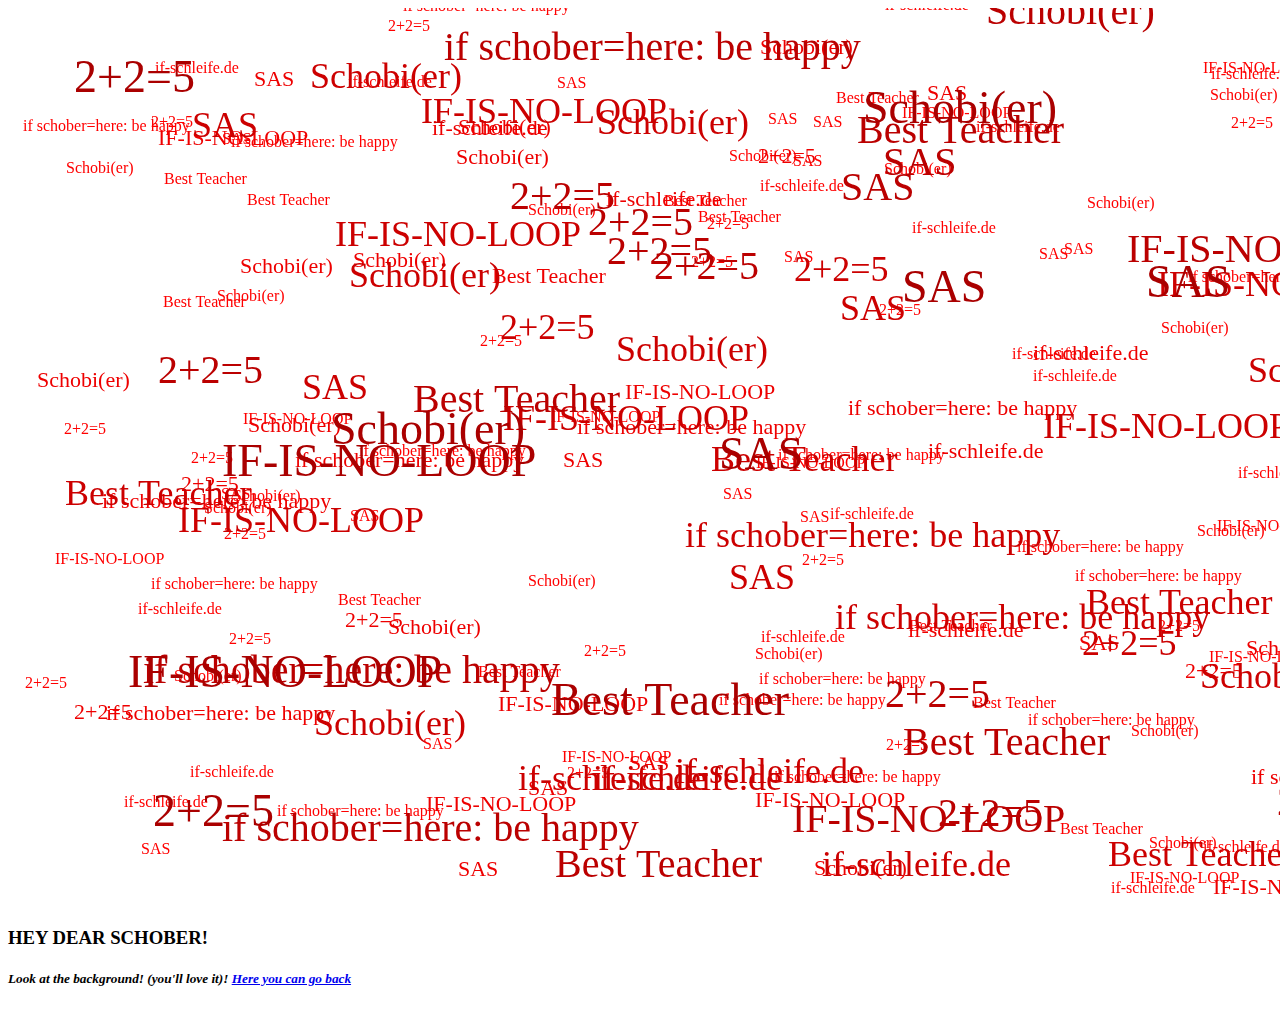
<file: typosoup/index.html>
<html>
<header>
	<title>A GOOD TEACHER</title>
</header>
<canvas></canvas>

<div class="absolute-center">
    <h3>HEY DEAR SCHOBER!</h3>
    
    <h5><i>Look at the background! (you'll love it)! <a href="/The-Web-Project/index.html">Here you can go back<a/></i></h5>
    
    <span id="close"><i class="fa fa-fw fa-times-circle-o"></i></span>
	<script src="./script.js"></script>
</div>
</html>
</file>
<file: 3DShadingWithBoxShadows/css/demo.css>
@import url(http://fonts.googleapis.com/css?family=Lato:300,400,900);
@font-face {
	font-family: 'codropsicons';
	src:url('../fonts/codropsicons/codropsicons.eot');
	src:url('../fonts/codropsicons/codropsicons.eot?#iefix') format('embedded-opentype'),
		url('../fonts/codropsicons/codropsicons.woff') format('woff'),
		url('../fonts/codropsicons/codropsicons.ttf') format('truetype'),
		url('../fonts/codropsicons/codropsicons.svg#codropsicons') format('svg');
	font-weight: normal;
	font-style: normal;
}

.clearfix:before,
.clearfix:after {
    content: " ";
    display: table;
}

.clearfix:after {
    clear: both;
}

.container > header,
.codrops-top {
	font-family: 'Lato', Arial, sans-serif;
}

.container > header {
	margin: 0 auto;
	padding: 2em;
	text-align: center;
	background: rgba(0,0,0,0.01);
}

.container > header h1 {
	font-size: 2.625em;
	line-height: 1.3;
	margin: 0;
	font-weight: 300;
}

.container > header span {
	display: block;
	font-size: 60%;
	opacity: 0.7;
	padding: 0 0 0.6em 0.1em;
}

/* To Navigation Style */
.codrops-top {
	background: #fff;
	background: rgba(255, 255, 255, 0.6);
	text-transform: uppercase;
	width: 100%;
	font-size: 0.69em;
	line-height: 2.2;
}

.codrops-top a {
	text-decoration: none;
	padding: 0 1em;
	letter-spacing: 0.1em;
	color: #888;
	display: inline-block;
}

.codrops-top a:hover {
	background: rgba(255,255,255,0.95);
	color: #333;
}

.codrops-top span.right {
	float: right;
}

.codrops-top span.right a {
	float: left;
	display: block;
}

.codrops-icon:before {
	font-family: 'codropsicons';
	margin: 0 4px;
	speak: none;
	font-style: normal;
	font-weight: normal;
	font-variant: normal;
	text-transform: none;
	line-height: 1;
	-webkit-font-smoothing: antialiased;
}

.codrops-icon-drop:before {
	content: "\e001";
}

.codrops-icon-prev:before {
	content: "\e004";
}

/* Demo Buttons Style */
.codrops-demos {
	padding-top: 1em;
	font-size: 0.9em;
}

.codrops-demos a {
	text-decoration: none;
	outline: none;
	display: inline-block;
	margin: 0.5em;
	padding: 0.7em 1.1em;
	border: 3px solid #b1aea6;
	color: #b1aea6;
	font-weight: 700;
}

.codrops-demos a:hover,
.codrops-demos a.current-demo,
.codrops-demos a.current-demo:hover {
	border-color: #89867e;
	color: #89867e;
}

@media screen and (max-width: 25em) {

	.codrops-icon span {
		display: none;
	}

}
</file>
<file: 3DShadingWithBoxShadows/css/component.css>
*, *:after, *:before { -webkit-box-sizing: border-box; -moz-box-sizing: border-box; box-sizing: border-box; }

body {
	background: #fbc73b;
	font-family: 'Lato', Arial, sans-serif;
	color: #fff;
}

.wrapper {
	margin: 0 auto 100px auto;
	max-width: 960px;
}

.stage {
	list-style: none;
	padding: 0;
}

/*************************************
Build the scene and rotate on hover
**************************************/

.scene {
	width: 260px;
	height: 400px;
	margin: 30px;
	float: left;
	-webkit-perspective: 1000px;
	-moz-perspective: 1000px;
	perspective: 1000px;
}

.movie {
	width: 260px;
	height: 400px;
	-webkit-transform-style: preserve-3d;
	-moz-transform-style: preserve-3d;
	transform-style: preserve-3d;
	-webkit-transform: translateZ(-130px);
	-moz-transform: translateZ(-130px);
	transform: translateZ(-130px);
	-webkit-transition: -webkit-transform 350ms;
	-moz-transition: -moz-transform 350ms;
	transition: transform 350ms;
}

.movie:hover {
	-webkit-transform: rotateY(-78deg) translateZ(20px);
	-moz-transform: rotateY(-78deg) translateZ(20px);
	transform: rotateY(-78deg) translateZ(20px);
}

/*************************************
Transform and style the two planes
**************************************/

.movie .poster, 
.movie .info {
	position: absolute;
	width: 260px;
	height: 400px;
	background-color: #fff;
	-webkit-backface-visibility: hidden;
	-moz-backface-visibility: hidden;
	backface-visibility: hidden;
}

.movie .poster  {
	-webkit-transform: translateZ(130px);
	-moz-transform: translateZ(130px);
	transform: translateZ(130px);
	background-size: cover;
	background-repeat: no-repeat;
}

.movie .info {
	-webkit-transform: rotateY(90deg) translateZ(130px);
	-moz-transform: rotateY(90deg) translateZ(130px);
	transform: rotateY(90deg) translateZ(130px);
	border: 1px solid #B8B5B5;
	font-size: 0.75em;
}

/*************************************
Shadow beneath the 3D object
**************************************/

.csstransforms3d .movie::after {
	content: '';
	width: 260px;
	height: 260px;
	position: absolute;
	bottom: 0;
	box-shadow: 0 30px 50px rgba(0,0,0,0.3);
	-webkit-transform-origin: 100% 100%;
	-moz-transform-origin: 100% 100%;
	transform-origin: 100% 100%;
	-webkit-transform: rotateX(90deg) translateY(130px);
	-moz-transform: rotateX(90deg) translateY(130px);
	transform: rotateX(90deg) translateY(130px);
	-webkit-transition: box-shadow 350ms;
	-moz-transition: box-shadow 350ms;
	transition: box-shadow 350ms;
}

.csstransforms3d .movie:hover::after {
	box-shadow: 20px -5px 50px rgba(0,0,0,0.3);
}

/*************************************
Movie information
**************************************/

.info header {
	color: #FFF;
	padding: 7px 10px;
	font-weight: bold;
	height: 195px;
	background-size: contain;
	background-repeat: no-repeat;
	text-shadow: 0px 1px 1px rgba(0,0,0,1);
}

.info header h1 {
	margin: 0 0 2px;
	font-size: 1.4em;
}

.info header .rating {
	border: 1px solid #FFF;
	padding: 0px 3px;
}

.info p {
	padding: 1.2em 1.4em;
	margin: 2px 0 0;
	font-weight: 700;
	color: #666;
	line-height: 1.4em;
	border-top: 10px solid #555;
}

/*************************************
Generate "lighting" using box shadows
**************************************/

.movie .poster,
.movie .info,
.movie .info header {
	-webkit-transition: box-shadow 350ms;
	-moz-transition: box-shadow 350ms;
	transition: box-shadow 350ms;
}

.csstransforms3d .movie .poster {
	box-shadow: inset 0px 0px 40px rgba(255,255,255,0);
}

.csstransforms3d .movie:hover .poster {
	box-shadow: inset 300px 0px 40px rgba(255,255,255,0.8);
}

.csstransforms3d .movie .info, 
.csstransforms3d .movie .info header {
	box-shadow: inset -300px 0px 40px rgba(0,0,0,0.5);
}

.csstransforms3d .movie:hover .info, 
.csstransforms3d .movie:hover .info header {
	box-shadow: inset 0px 0px 40px rgba(0,0,0,0);
}

/*************************************
Posters and still images
**************************************/

.scene:nth-child(1) .movie .poster {
  background-image: url(../img/poster01.jpg);
}

.scene:nth-child(2) .poster {
  background-image: url(../img/poster02.jpg);
}

.scene:nth-child(3) .poster {
  background-image: url(../img/poster03.jpg);
}

.scene:nth-child(1) .info header {
	background-image: url(../img/still01.jpg);
}

.scene:nth-child(2) .info header {
	background-image: url(../img/still02.jpg);
}

.scene:nth-child(3) .info header {
	background-image: url(../img/still03.jpg);
}

/*************************************
Fallback
**************************************/
.no-csstransforms3d .movie .poster, 
.no-csstransforms3d .movie .info {
	position: relative;
}

/*************************************
Media Queries
**************************************/
@media screen and (max-width: 60.75em){
	.scene {
		float: none;
		margin: 30px auto 60px;
	}
}
</file>
<file: htmlbackup/css/style.css>
/* -------------------------------- 

Primary style

-------------------------------- */
*, *::after, *::before {
  box-sizing: border-box;
}

html {
  font-size: 62.5%;
}

body {
  font-size: 1.6rem;
  font-family: "Open Sans", sans-serif;
  color: #363558;
  background-color: #1c1726;
}

a {
  color: #544173;
  text-decoration: none;
}

h1, h2 {
  font-family: "Vollkorn", serif;
}

/* -------------------------------- 

Patterns - reusable parts of our design

-------------------------------- */
.overflow-hidden {
  overflow: hidden;
}

/* -------------------------------- 

Header

-------------------------------- */
header {
  height: 170px;
  line-height: 170px;
  text-align: center;
  background: #ffffff;
}
header h1 {
  font-size: 2.2rem;
  color: #363558;
}
@media only screen and (min-width: 600px) {
  header {
    height: 200px;
    line-height: 200px;
  }
  header h1 {
    font-size: 3rem;
  }
}

/* -------------------------------- 

Main content

-------------------------------- */
.cd-main {
  overflow-x: hidden;
}
.cd-main::before {
  /* never visible - this is used in jQuery to check the current MQ */
  display: none;
  content: 'mobile';
}
.cd-main > * {
  -webkit-transition: -webkit-transform 0.5s 0.4s;
  -moz-transition: -moz-transform 0.5s 0.4s;
  transition: transform 0.5s 0.4s;
}
.cd-main.fold-is-open > * {
  /* on mobile - translate .cd-main content to the right when the .cd-folding-panel is open */
  -webkit-transform: translateX(100%);
  -moz-transform: translateX(100%);
  -ms-transform: translateX(100%);
  -o-transform: translateX(100%);
  transform: translateX(100%);
  -webkit-transition: -webkit-transform 0.5s 0s;
  -moz-transition: -moz-transform 0.5s 0s;
  transition: transform 0.5s 0s;
}
@media only screen and (min-width: 600px) {
  .cd-main.fold-is-open > * {
    -webkit-transform: translateX(600px);
    -moz-transform: translateX(600px);
    -ms-transform: translateX(600px);
    -o-transform: translateX(600px);
    transform: translateX(600px);
  }
}
@media only screen and (min-width: 1100px) {
  .cd-main::before {
    /* never visible - this is used in jQuery to check the current MQ */
    content: 'desktop';
  }
  .cd-main.fold-is-open > * {
    /* reset style - on bigger devices we translate the gallery items */
    -webkit-transform: translateX(0);
    -moz-transform: translateX(0);
    -ms-transform: translateX(0);
    -o-transform: translateX(0);
    transform: translateX(0);
  }
}

.cd-gallery::after {
  clear: both;
  content: "";
  display: table;
}
.cd-gallery::before {
  /* this is the dark layer covering the .cd-gallery when the .cd-folding-panel is open */
  display: block;
  content: '';
  position: absolute;
  z-index: 1;
  top: 0;
  left: 0;
  height: 100%;
  width: 100%;
  background-color: rgba(28, 23, 38, 0.6);
  opacity: 0;
  visibility: hidden;
  -webkit-transition: opacity 0.5s 0.4s, visibility 0s 0.9s;
  -moz-transition: opacity 0.5s 0.4s, visibility 0s 0.9s;
  transition: opacity 0.5s 0.4s, visibility 0s 0.9s;
}
.fold-is-open .cd-gallery::before {
  visibility: visible;
  opacity: 1;
  -webkit-transition: opacity 0.5s 0s, visibility 0s 0s;
  -moz-transition: opacity 0.5s 0s, visibility 0s 0s;
  transition: opacity 0.5s 0s, visibility 0s 0s;
}

.cd-item {
  width: 100%;
  height: 300px;
  text-align: center;
  /* Force Hardware Acceleration */
  -webkit-transform: translateZ(0);
  -moz-transform: translateZ(0);
  -ms-transform: translateZ(0);
  -o-transform: translateZ(0);
  transform: translateZ(0);
  -webkit-backface-visibility: hidden;
  backface-visibility: hidden;
  -webkit-transition: -webkit-transform 0.5s 0.4s;
  -moz-transition: -moz-transform 0.5s 0.4s;
  transition: transform 0.5s 0.4s;
}
.cd-item > a {
  display: table;
  height: 100%;
  width: 100%;
  overflow: hidden;
  color: #ffffff;
  -webkit-font-smoothing: antialiased;
  -moz-osx-font-smoothing: grayscale;
}
.cd-item > a.dark-text {
  color: #363558;
}
.cd-item > a.dark-text b {
  border-color: #363558;
}
.cd-item div {
  display: table-cell;
  vertical-align: middle;
}
.cd-item:nth-of-type(1) {
  background-color: #363558;
}
.cd-item:nth-of-type(2) {
  background-color: #544173;
}
.cd-item:nth-of-type(3) {
  background-color: #dadcdc;
}
.cd-item:nth-of-type(4) {
  background-color: #65d29b;
}
.cd-item h2 {
  font-size: 2.2rem;
}
.cd-item p {
  line-height: 1.2;
  font-size: 1.4rem;
  opacity: 0.6;
  padding: 1em 0;
}
.cd-item b {
  display: inline-block;
  font-size: 1.2rem;
  font-weight: bold;
  text-transform: uppercase;
  letter-spacing: 1px;
  padding: 1em 1.3em;
  border-radius: 50em;
  border: 1px solid #ffffff;
}
@media only screen and (min-width: 1100px) {
  .cd-item {
    width: 50%;
    float: left;
    height: 520px;
    -webkit-transition: -webkit-transform 0.5s 0.4s;
    -moz-transition: -moz-transform 0.5s 0.4s;
    transition: transform 0.5s 0.4s;
  }
  .cd-item h2 {
    font-size: 3rem;
  }
  .cd-item p {
    font-size: 1.6rem;
  }
  .cd-item h2, .cd-item p {
    -webkit-transform: translateY(30px);
    -moz-transform: translateY(30px);
    -ms-transform: translateY(30px);
    -o-transform: translateY(30px);
    transform: translateY(30px);
    -webkit-transition: -webkit-transform 0.3s 0.1s;
    -moz-transition: -moz-transform 0.3s 0.1s;
    transition: transform 0.3s 0.1s;
  }
  .cd-item b {
    opacity: 0;
    -webkit-transform: translateY(20px);
    -moz-transform: translateY(20px);
    -ms-transform: translateY(20px);
    -o-transform: translateY(20px);
    transform: translateY(20px);
    -webkit-transition: opacity 0.3s 0s, -webkit-transform 0.3s 0s;
    -moz-transition: opacity 0.3s 0s, -moz-transform 0.3s 0s;
    transition: opacity 0.3s 0s, transform 0.3s 0s;
  }
  .no-touch .cd-item a:hover h2, .no-touch .cd-item a:hover p {
    -webkit-transform: translateY(0);
    -moz-transform: translateY(0);
    -ms-transform: translateY(0);
    -o-transform: translateY(0);
    transform: translateY(0);
    -webkit-transition: -webkit-transform 0.3s 0s;
    -moz-transition: -moz-transform 0.3s 0s;
    transition: transform 0.3s 0s;
  }
  .no-touch .cd-item a:hover b {
    opacity: 1;
    -webkit-transform: translateY(0);
    -moz-transform: translateY(0);
    -ms-transform: translateY(0);
    -o-transform: translateY(0);
    transform: translateY(0);
    -webkit-transition: opacity 0.3s 0.1s, -webkit-transform 0.3s 0.1s;
    -moz-transition: opacity 0.3s 0.1s, -moz-transform 0.3s 0.1s;
    transition: opacity 0.3s 0.1s, transform 0.3s 0.1s;
  }
  .fold-is-open .cd-item {
    -webkit-transition: -webkit-transform 0.5s 0s;
    -moz-transition: -moz-transform 0.5s 0s;
    transition: transform 0.5s 0s;
    -webkit-transform: translateX(-400px);
    -moz-transform: translateX(-400px);
    -ms-transform: translateX(-400px);
    -o-transform: translateX(-400px);
    transform: translateX(-400px);
  }
  .fold-is-open .cd-item:nth-of-type(2n) {
    -webkit-transform: translateX(400px);
    -moz-transform: translateX(400px);
    -ms-transform: translateX(400px);
    -o-transform: translateX(400px);
    transform: translateX(400px);
  }
}

/* -------------------------------- 

folding panel

-------------------------------- */
.cd-folding-panel {
  position: fixed;
  z-index: 1;
  top: 0;
  left: 0;
  height: 100vh;
  width: 100%;
  visibility: hidden;
  overflow: hidden;
  -webkit-transition: visibility 0s 0.9s;
  -moz-transition: visibility 0s 0.9s;
  transition: visibility 0s 0.9s;
}
.cd-folding-panel .fold-left,
.cd-folding-panel .fold-right {
  /* the :after elements of .fold-left and .fold-right are the 2 fold sides */
  width: 100%;
  height: 100vh;
  overflow: hidden;
  position: relative;
  /* enable a 3D-space for children elements */
  -webkit-perspective: 2000px;
  -moz-perspective: 2000px;
  perspective: 2000px;
}
.cd-folding-panel .fold-left::after,
.cd-folding-panel .fold-right::after {
  /* 2 fold sides */
  content: '';
  position: absolute;
  top: 0;
  left: 0;
  height: 100%;
  width: 100%;
  /* Force Hardware Acceleration */
  -webkit-transform: translateZ(0);
  -moz-transform: translateZ(0);
  -ms-transform: translateZ(0);
  -o-transform: translateZ(0);
  transform: translateZ(0);
  -webkit-backface-visibility: hidden;
  backface-visibility: hidden;
  -webkit-transition: -webkit-transform 0.5s 0.4s, background-color 0.5s 0.4s;
  -moz-transition: -moz-transform 0.5s 0.4s, background-color 0.5s 0.4s;
  transition: transform 0.5s 0.4s, background-color 0.5s 0.4s;
}
.cd-folding-panel .fold-right {
  -webkit-perspective-origin: 0% 50%;
  -moz-perspective-origin: 0% 50%;
  perspective-origin: 0% 50%;
}
.cd-folding-panel .fold-right::after {
  -webkit-transform-origin: right center;
  -moz-transform-origin: right center;
  -ms-transform-origin: right center;
  -o-transform-origin: right center;
  transform-origin: right center;
  -webkit-transform: translateX(-100%) rotateY(-90deg);
  -moz-transform: translateX(-100%) rotateY(-90deg);
  -ms-transform: translateX(-100%) rotateY(-90deg);
  -o-transform: translateX(-100%) rotateY(-90deg);
  transform: translateX(-100%) rotateY(-90deg);
  background-color: #c0c3c3;
}
.cd-folding-panel .fold-left {
  /* on mobile only the right fold side is visible */
  display: none;
}
.cd-folding-panel .fold-left::after {
  background-color: #f9fafa;
}
.cd-folding-panel .cd-close {
  /* 'X' close icon */
  position: absolute;
  z-index: 1;
  display: inline-block;
  top: 10px;
  right: 10px;
  height: 44px;
  width: 44px;
  /* image replacement */
  overflow: hidden;
  text-indent: 100%;
  white-space: nowrap;
  opacity: 0;
  -webkit-transition: opacity 0.2s 0s;
  -moz-transition: opacity 0.2s 0s;
  transition: opacity 0.2s 0s;
}
.cd-folding-panel .cd-close::after, .cd-folding-panel .cd-close::before {
  /* lines of 'X' icon */
  content: '';
  position: absolute;
  height: 3px;
  width: 32px;
  left: 50%;
  top: 50%;
  background-color: #544173;
  -webkit-backface-visibility: hidden;
  backface-visibility: hidden;
  -webkit-transition: opacity 0.2s;
  -moz-transition: opacity 0.2s;
  transition: opacity 0.2s;
}
.cd-folding-panel .cd-close::after {
  -webkit-transform: translateX(-50%) translateY(-50%) rotate(45deg);
  -moz-transform: translateX(-50%) translateY(-50%) rotate(45deg);
  -ms-transform: translateX(-50%) translateY(-50%) rotate(45deg);
  -o-transform: translateX(-50%) translateY(-50%) rotate(45deg);
  transform: translateX(-50%) translateY(-50%) rotate(45deg);
}
.cd-folding-panel .cd-close::before {
  -webkit-transform: translateX(-50%) translateY(-50%) rotate(-45deg);
  -moz-transform: translateX(-50%) translateY(-50%) rotate(-45deg);
  -ms-transform: translateX(-50%) translateY(-50%) rotate(-45deg);
  -o-transform: translateX(-50%) translateY(-50%) rotate(-45deg);
  transform: translateX(-50%) translateY(-50%) rotate(-45deg);
}
.cd-folding-panel.is-open {
  visibility: visible;
  -webkit-transition: visibility 0s 0s;
  -moz-transition: visibility 0s 0s;
  transition: visibility 0s 0s;
}
.cd-folding-panel.is-open .fold-right::after,
.cd-folding-panel.is-open .fold-left::after {
  -webkit-transform: translateX(0);
  -moz-transform: translateX(0);
  -ms-transform: translateX(0);
  -o-transform: translateX(0);
  transform: translateX(0);
  -webkit-transition: -webkit-transform 0.5s 0s, background-color 0.5s 0s;
  -moz-transition: -moz-transform 0.5s 0s, background-color 0.5s 0s;
  transition: transform 0.5s 0s, background-color 0.5s 0s;
}
.cd-folding-panel.is-open .fold-right::after {
  background-color: #f9fafa;
}
.cd-folding-panel.is-open .cd-close {
  opacity: 1;
  -webkit-transition: opacity 0.2s 0.5s;
  -moz-transition: opacity 0.2s 0.5s;
  transition: opacity 0.2s 0.5s;
}
@media only screen and (min-width: 600px) {
  .cd-folding-panel {
    width: 600px;
  }
}
@media only screen and (min-width: 1100px) {
  .cd-folding-panel {
    left: 50%;
    right: auto;
    -webkit-transform: translateX(-50%);
    -moz-transform: translateX(-50%);
    -ms-transform: translateX(-50%);
    -o-transform: translateX(-50%);
    transform: translateX(-50%);
    width: 800px;
  }
  .cd-folding-panel .fold-left,
  .cd-folding-panel .fold-right {
    width: 50%;
    float: left;
    height: 100%;
  }
  .cd-folding-panel .fold-right {
    /* change perspective-origin so that the 2 fold sides have the same vanishing point */
    -webkit-perspective-origin: 0% 50%;
    -moz-perspective-origin: 0% 50%;
    perspective-origin: 0% 50%;
  }
  .cd-folding-panel .fold-right::after {
    -webkit-transform-origin: right center;
    -moz-transform-origin: right center;
    -ms-transform-origin: right center;
    -o-transform-origin: right center;
    transform-origin: right center;
    -webkit-transform: translateX(-100%) rotateY(-90deg);
    -moz-transform: translateX(-100%) rotateY(-90deg);
    -ms-transform: translateX(-100%) rotateY(-90deg);
    -o-transform: translateX(-100%) rotateY(-90deg);
    transform: translateX(-100%) rotateY(-90deg);
  }
  .cd-folding-panel .fold-left {
    display: block;
    /* change perspective-origin so that the 2 fold sides have the same vanishing point */
    -webkit-perspective-origin: 100% 50%;
    -moz-perspective-origin: 100% 50%;
    perspective-origin: 100% 50%;
  }
  .cd-folding-panel .fold-left::after {
    -webkit-transform-origin: left center;
    -moz-transform-origin: left center;
    -ms-transform-origin: left center;
    -o-transform-origin: left center;
    transform-origin: left center;
    -webkit-transform: translateX(100%) rotateY(90deg);
    -moz-transform: translateX(100%) rotateY(90deg);
    -ms-transform: translateX(100%) rotateY(90deg);
    -o-transform: translateX(100%) rotateY(90deg);
    transform: translateX(100%) rotateY(90deg);
  }
}

.cd-fold-content {
  position: absolute;
  top: 0;
  left: 0;
  height: 100%;
  width: 100%;
  padding: 4em 2em;
  visibility: hidden;
  -webkit-transition: visibility 0s 0.4s;
  -moz-transition: visibility 0s 0.4s;
  transition: visibility 0s 0.4s;
}
.cd-fold-content > * {
  opacity: 0;
  -webkit-transform: translateY(20px);
  -moz-transform: translateY(20px);
  -ms-transform: translateY(20px);
  -o-transform: translateY(20px);
  transform: translateY(20px);
}
.cd-fold-content h2 {
  font-size: 2.4rem;
  -webkit-transition: -webkit-transform 0.2s 0.2s, opacity 0.2s 0.2s;
  -moz-transition: -moz-transform 0.2s 0.2s, opacity 0.2s 0.2s;
  transition: transform 0.2s 0.2s, opacity 0.2s 0.2s;
}
.cd-fold-content p, .cd-fold-content em {
  line-height: 1.6;
}
.cd-fold-content em {
  display: inline-block;
  margin: 1em 0;
  font-family: "Vollkorn", serif;
  font-size: 1.8rem;
  color: #7a78ae;
  -webkit-transition: -webkit-transform 0.2s 0.1s, opacity 0.2s 0.1s;
  -moz-transition: -moz-transform 0.2s 0.1s, opacity 0.2s 0.1s;
  transition: transform 0.2s 0.1s, opacity 0.2s 0.1s;
}
.cd-fold-content p {
  margin-bottom: 1em;
  font-size: 1.4rem;
  -webkit-transition: -webkit-transform 0.2s 0s, opacity 0.2s 0s;
  -moz-transition: -moz-transform 0.2s 0s, opacity 0.2s 0s;
  transition: transform 0.2s 0s, opacity 0.2s 0s;
}
.is-open .cd-fold-content {
  overflow-y: auto;
  -webkit-overflow-scrolling: touch;
  visibility: visible;
  -webkit-transition: visibility 0s 0.5s;
  -moz-transition: visibility 0s 0.5s;
  transition: visibility 0s 0.5s;
}
.is-open .cd-fold-content > * {
  opacity: 1;
  -webkit-transform: translateY(0);
  -moz-transform: translateY(0);
  -ms-transform: translateY(0);
  -o-transform: translateY(0);
  transform: translateY(0);
}
.is-open .cd-fold-content h2 {
  -webkit-transition: -webkit-transform 0.2s 0.5s, opacity 0.2s 0.5s;
  -moz-transition: -moz-transform 0.2s 0.5s, opacity 0.2s 0.5s;
  transition: transform 0.2s 0.5s, opacity 0.2s 0.5s;
}
.is-open .cd-fold-content em {
  -webkit-transition: -webkit-transform 0.2s 0.6s, opacity 0.2s 0.6s;
  -moz-transition: -moz-transform 0.2s 0.6s, opacity 0.2s 0.6s;
  transition: transform 0.2s 0.6s, opacity 0.2s 0.6s;
}
.is-open .cd-fold-content p {
  -webkit-transition: -webkit-transform 0.2s 0.7s, opacity 0.2s 0.7s;
  -moz-transition: -moz-transform 0.2s 0.7s, opacity 0.2s 0.7s;
  transition: transform 0.2s 0.7s, opacity 0.2s 0.7s;
}
@media only screen and (min-width: 600px) {
  .cd-fold-content h2 {
    font-size: 3.2rem;
  }
}
@media only screen and (min-width: 1100px) {
  .cd-fold-content {
    padding: 4em;
  }
  .cd-fold-content > * {
    -webkit-transform: translateY(40px);
    -moz-transform: translateY(40px);
    -ms-transform: translateY(40px);
    -o-transform: translateY(40px);
    transform: translateY(40px);
  }
  .cd-fold-content em {
    font-size: 2.2rem;
  }
  .cd-fold-content p {
    font-size: 1.6rem;
  }
}

/* -------------------------------- 

Javascript disabled

-------------------------------- */
.no-js .cd-fold-content.single-page {
  position: static;
  visibility: visible;
  height: auto;
  background-color: #dadcdc;
}
.no-js .cd-fold-content.single-page > * {
  opacity: 1;
  -webkit-transform: translateY(0);
  -moz-transform: translateY(0);
  -ms-transform: translateY(0);
  -o-transform: translateY(0);
  transform: translateY(0);
}
</file>
<file: IsometricGrids-master/css/demo.css>
@font-face {
	font-weight: normal;
	font-style: normal;
	font-family: 'codropsicons';
	src:url('../fonts/codropsicons/codropsicons.eot');
	src:url('../fonts/codropsicons/codropsicons.eot?#iefix') format('embedded-opentype'),
		url('../fonts/codropsicons/codropsicons.woff') format('woff'),
		url('../fonts/codropsicons/codropsicons.ttf') format('truetype'),
		url('../fonts/codropsicons/codropsicons.svg#codropsicons') format('svg');
}

*, *::after, *::before { -webkit-box-sizing: border-box; box-sizing: border-box; }
.clearfix::before, .clearfix::after {display: table;  content: ''; }
.clearfix::after { clear: both; }

body {
	font-family: 'Avenir Next', Avenir, 'Helvetica Neue', Helvetica, Arial, sans-serif;
	color: #141715;
	background: #D4D2E0;
	-webkit-font-smoothing: antialiased;
	-moz-osx-font-smoothing: grayscale;
}

a {
	outline: none;
	color: #323F5C;
	text-decoration: none;
}

a:hover, a:focus {
	color: #4d5871;
	outline: none;
}

.button-menu {
	width: 50px;
	height: 30px;
	position: fixed;
	top: 3em;
	right: 3em;
	border: none;
	background: transparent;
	fill: #fff;
	cursor: pointer;
	pointer-events: auto;
}

.button-menu:focus {
	outline: none;
}

/* Header */
.codrops-header {
	padding: 3vmax 0 0 3vmax;
	position: absolute;
	width: 100%;
	z-index: 2000;
	pointer-events: none;
}

.demo-1 .codrops-header {
	position: fixed;
}

.demo-1 main::after {
	content: '';
	width: 100vw;
	height: 100vh;
	position: fixed;
	pointer-events: none;
	top: 0;
	left: 0;
	background: linear-gradient(135deg, transparent, rgba(50,63,92,0.6));
}

.codrops-header h1 {
	margin: 0;
	letter-spacing: -0.035em;
	font-size: 4.65em;
	line-height: 1;
	font-weight: 900;
	color: #323F5C;
}

.codrops-header p {
	padding: 0;
	margin: 0;
    font-size: 1.25em;
    font-weight: bold;
    color: #fff;
}

/* Top Navigation Style */
.codrops-links {
	position: relative;
	display: inline-block;
	text-align: center;
	white-space: nowrap;
	pointer-events: auto;
	margin: 0 0 0 -0.5em;
}

.codrops-links::after {
	content: '';
    position: absolute;
    top: 50%;
    left: 50%;
    width: 1px;
    height: 110%;
    background: #323F5C;
    opacity: 0.1;
    -webkit-transform: translateY(-50%) rotate3d(0, 0, 1, 22.5deg);
    transform: translateY(-50%) rotate3d(0, 0, 1, 22.5deg);
}

.codrops-icon {
	display: inline-block;
	margin: 0.5em;
	width: 1.5em;
	text-decoration: none;
}

.codrops-icon span {
	display: none;
}

.codrops-icon::before {
	margin: 0 5px;
	text-transform: none;
	font-weight: normal;
	font-style: normal;
	font-variant: normal;
	font-family: 'codropsicons';
	line-height: 1;

	speak: none;
	-webkit-font-smoothing: antialiased;
}

.codrops-icon--drop::before {
	content: "\e001";
	color: #0099cc;
}

.codrops-icon--prev::before {
	content: "\e004";
}

/* Demo links */
.codrops-demos {
	margin: 1.5em 0;
}

.codrops-demos a {
	display: inline-block;
	margin: 0 1em 0 0;
	font-weight: bold;
	pointer-events: auto;
}

.codrops-demos a.current-demo {
	color: #ce4555;
}

/* Content */
.section {
	overflow: hidden;
	position: relative;
	height: 100vh;
	min-height: 800px;
	max-height: 1200px;
	padding: 7vmax;
}

.section--right {
	text-align: right;
}

.section--intro {
	background: linear-gradient(90deg, #58A8FB, #465683);
}

.section--portraits {
	background: linear-gradient(20deg, #F5F0F9, #A8CFF1);
}

.section--shots {
	background: linear-gradient(20deg, #D1D7EF, #5C61F5);
}

.section--cards {
	background: #FFB8CC;
}

.section__heading {
	pointer-events: none;
	padding: 0;
	font-size: 4.5em;
	line-height: 1;
	margin: 0;
	color: #fff;
	position: relative;
	z-index: 1000;
	font-family: 'Playfair Display', serif;
}

.section__heading em {
	font-family: sans-serif;
	font-style: normal;
	text-transform: uppercase;
	font-size: 0.3em;
	border-top: 3px solid #fff;
	border-bottom: 3px solid #fff;
	padding: 0.15em 0;
	vertical-align: middle;
	display: inline-block;
	letter-spacing: 0.05em;
}

.section__subtitle {
	pointer-events: none;
	font-size: 1.25em;
	max-width: 500px;
	position: relative;
	z-index: 1000;
}

.section--portraits .section__subtitle {
	color: #688CB1;
}

.section--right .section__subtitle {
	margin: 1em 0 0 auto;
}

.interval {
	position: relative;
	padding: 30vh 20vw;
	background: #1C222F;
	overflow: hidden;
}

.interval__text {
	font-size: 1.75em;
	line-height: 1.5;
	color: #777792;
}

/* Related demos */
.content--related {
	text-align: center;
	font-weight: bold;
	padding: 10vh 2vw;
	background: #1C222F;
	color: #fff;
}

.media-item {
	display: inline-block;
	padding: 1em;
	vertical-align: top;
	-webkit-transition: color 0.3s;
	transition: color 0.3s;
}

.media-item__img {
	max-width: 100%;
	opacity: 0.3;
	-webkit-transition: opacity 0.3s;
	transition: opacity 0.3s;
}

.media-item:hover .media-item__img,
.media-item:focus .media-item__img {
	opacity: 1;
}

.media-item__title {
	margin: 0;
	padding: 0.5em;
	font-size: 1em;
}

.pater {
	position: fixed;
	right: 0;
	bottom: 0;
	color: #fff;
	width: 320px;
	padding: 2em 2em 2em 0;
	text-align: right;
}

.demo-2 .pater {
	position: absolute;
}

.pater::before {
	content: '';
	position: absolute;
	background: url(../img/ink.png) no-repeat top left;
	width: 491px;
	height: 332px;
	top: -80px;
	left: -60px;
	z-index: 0;
	opacity: 0.9;
	-webkit-transform: translate3d(10px,10px,0);
	transform: translate3d(10px,10px,0);
	-webkit-transition: opacity 0.3s, -webit-transform 0.3s;
	transition: opacity 0.3s, transform 0.3s;
	pointer-events: none;
}

.pater:hover::before {
	opacity: 1;
	-webkit-transform: translate3d(0,0,0);
	transform: translate3d(0,0,0);
}

.pater__title::before {
	content: 'Sponsored by';
	position: absolute;
	bottom: 93%;
	left: 27%;
	font-weight: bold;
	letter-spacing: 2px;
	font-size: 0.45em;
	color: #212738;
}

.pater__title,
.pater__desc {
	margin: 0;
	color: #fff;
	position: relative;
}

.pater__title {
	-webkit-transform: translate3d(5px,10px,0);
	transform: translate3d(5px,10px,0);
	-webkit-transition: -webkit-transform 0.3s;
	transition: transform 0.3s;
}

.pater:hover .pater__title {
	-webkit-transform: translate3d(0,0,0);
	transform: translate3d(0,0,0);
}

.pater__title img {
	width: 90%;
}

.pater__desc {
	font-weight: 600;
	padding: 0.3em 0 0 0.3em;
}

@media screen and (max-width: 50em) {
	.codrops-header {
		width: 80%;
	}
	.codrops-header h1 {
		font-size: 2em;
	}
	.codrops-header p {
		font-size: 0.85em;
	}
	.interval {
		padding: 1.5em;
	}
	.interval__text {
		font-size: 1.25em;
		padding: 0 0 3em 0;
	}
	.section__heading {
		font-size: 2.5em;
	}
	.section__subtitle {
		display: none;
	}
	.codrops-demos {
		margin: 0.5em 0;
		font-size: 0.75em;
	}
	.button-menu {
		top: 0.75em;
		right: 0.75em;
		width: 30px;
		height: 20px;
	}
	.demo-1 .pater {
		width: 100%;
		padding: 1em;
		text-align: left;
		background: rgba(49,63,105,0.8);
	}
	.demo-1 .pater__title::before {
		left: 0;
	}
	.demo-1 .pater__title img {
		width: 150px;
		margin-top: 0.25em;
	}
	.demo-1 .pater::before {
		display: none;
	}
	.demo-1 .pater__desc {
		font-size: 0.65em;
	}
	.isolayer.isolayer--scroll1 {
		top: -38vh;
	}
	.demo-2 .pater {
		position: relative;
		display: block;
		background: none;
		margin: 0 0 0 auto;
		padding: 0;
	}
}
</file>
<file: IsometricGrids-master/css/component.css>
body {
	overflow-x: hidden;
}

.pseudo-scroller {
	pointer-events: none;
}

.isolayer {
	position: absolute;
	top: 0;
	left: 0;
	-webkit-transform-origin: 50% 100%;
	transform-origin: 50% 100%;
}

.js .grid,
.js .grid__item,
.js .grid__link {
	-webkit-transform-style: preserve-3d;
	transform-style: preserve-3d;
}

.grid {
	position: relative;
	margin: 0 auto;
	padding: 0;
	list-style: none;
}

.grid__item {
	width: 300px;
}

.js .grid__item {
	-webkit-backface-visibility: hidden;
	backface-visibility: hidden;
}

.grid__link {
	position: relative;
	z-index: 1;
	display: block;
}

.grid__img {
	display: block;
	max-width: 100%;
}

.grid__title {
	font-size: 0.65em;
	font-weight: 600;
	position: absolute;
	z-index: -1;
	bottom: 0;
	width: 100%;
	text-align: center;
	letter-spacing: 2px;
	text-transform: uppercase;
	opacity: 0;
	color: #fff;
	-webkit-transform: translate3d(0,-20px,0);
	transform: translate3d(0,-20px,0);
	-webkit-transition: -webkit-transform 0.3s, opacity 0.3s;
	transition: transform 0.3s, opacity 0.3s;
}

.grid__item:hover .grid__title {
	opacity: 1;
	-webkit-transform: translate3d(0,0,0);
	transform: translate3d(0,0,0);
}

.layer {
	position: relative;
	display: block;
}

.layer:not(:first-child) {
	position: absolute;
	top: 0;
	left: 0;
}

/* Shadow effect */
.isolayer--shadow .grid__link::before {
	content: '';
	position: absolute;
	z-index: -1;
	top: 5px;
	right: 5px;
	bottom: 5px;
	left: 5px;
	opacity: 0.6;
	background: rgba(0,0,0,0.8);
	box-shadow: 0 0 0 0 rgba(0,0,0,0.8);
	-webkit-transform: translateZ(-1px) scale(0.95);
	transform: translateZ(-1px) scale(0.95);
	-webkit-transition: transform 0.3s, opacity 0.3s, box-shadow 0.3s;
	transition: transform 0.3s, opacity 0.3s, box-shadow 0.3s;
	-webkit-backface-visibility: hidden;
	backface-visibility: hidden;
}

.isolayer--shadow .grid__item:hover .grid__link::before {
	opacity: 0.2;
	box-shadow: 0 0 20px 10px rgba(0,0,0,0.8);
	-webkit-transform: translateZ(-1px) scale(1);
	transform: translateZ(-1px) scale(1);
}

/* All individual isometric grid layouts (static and scrollable) */
.isolayer--scroll1 {
	width: 70vw;
	max-width: 1200px;
	height: calc(100vh - 280px);
}

.isolayer--scroll1 .grid__item {
	width: 300px;
	padding: 15px;
}

.isolayer--deco1 {
	width: 1200px;
	height: 900px;
}

.isolayer--deco1 .grid__link .layer:first-child:not(img) {
	background: #ac5cf5;
}

.isolayer--deco1 .grid__link .layer:nth-child(2):not(img) {
	background: #5db4eb;
}

.isolayer--deco1 .grid__link .layer:nth-child(3):not(img) {
	background: #5debb4;
}

.isolayer--deco1 .grid__link div.layer {
	width: 370px;
	height: 270px;
	opacity: 0.4;
}

.isolayer--deco1 .grid__item {
	width: 400px;
	height: 300px;
	padding: 15px;
}

.isolayer--deco1 .grid__item:nth-child(2) {
	margin-top: 150px;
}

.isolayer--deco2 {
	width: 1200px;
	height: 100vh;
}

.isolayer--deco2 .grid__item {
	padding: 20px;
}

.isolayer--deco2 .grid__link {
	-webkit-transform-style: flat;
	transform-style: flat;
	transform: translate3d(0,0,0);
}

.isolayer--deco2 .grid__link .layer {
	border: 20px solid #fff;
	border-width: 40px 20px;
	box-shadow: -1px 1px 5px rgba(0,0,0,0.08);
}

.isolayer--deco3 {
	width: 960px;
	height: 500px;
}

.isolayer--deco3 .grid__item {
	width: 240px;
	height: 320px;
	padding: 0;
}

.isolayer--deco3 .grid__item:nth-child(2),
.isolayer--deco3 .grid__item:nth-child(4) {
	margin-top: -160px;
}

.isolayer--deco3 .grid__link,
.isolayer--deco3 .layer {
	width: 100%;
	height: 100%;
}

.isolayer--deco3 .layer {
	text-align: center;
	background: #fff;
	-webkit-transform-origin: 0% 50%;
	transform-origin: 0% 50%;
}

.isolayer--deco3 .grid__link:hover .layer:not(:first-child) {
	box-shadow: 2px 0 2px rgba(0,0,0,0.1);
}

.isolayer--deco3 .grid__item:nth-child(2n) .layer {
	background: #f7d2dc;
}

.isolayer--deco3 .grid__item:nth-child(3n) .layer {
	background: #fff0f3;
}

.isolayer--deco3 .grid__item:nth-child(4n) .layer {
	background: #e9c5cc;
}

.isolayer--deco3 .grid__item:nth-child(5n) .layer {
	background: #d6cbcd;
}

.isolayer--deco3 .grid__item:nth-child(7n) .layer {
	background: #ffc9d8;
}

.isolayer--deco3 .layer {
	width: 100%;
	height: 100%;
}

.isolayer--deco3 .decoletter {
	font-size: 6em;
	font-weight: 900;
	line-height: 1;
	display: block;
	padding: 70px 0 0 0;
	color: #000;
	color: #000;
}

.isolayer--deco3 .deconumber {
	font-size: 3em;
	display: block;
	color: #000;
}

.isolayer--deco4 {
	width: 1000px;
	height: 900px;
}

.isolayer--deco4 .grid__item {
	padding: 15px;
}

.isolayer--deco4 .grid__link .layer:first-child:not(img) {
	background: #ac5cf5;
}

.isolayer--deco4 .grid__link .layer:nth-child(2):not(img) {
	background: #5db4eb;
}

.isolayer--deco4 .grid__link .layer:nth-child(3):not(img) {
	background: #5debb4;
}

.isolayer--deco4 .grid__link .layer {
	-webkit-transform-origin: 50% 100%;
	transform-origin: 50% 100%;
}

.isolayer--deco4 .grid__link div.layer {
	width: 270px;
	height: 203px;
	opacity: 0.4;
}

.isolayer--deco4 .grid__item {
	width: 300px;
	height: 225px;
	padding: 15px;
}

/* Flip effect for the scrollable grid */

.js .grid--effect-flip .grid__item {
	opacity: 0;
}

.js .grid--effect-flip .grid__item.shown {
	opacity: 1;
}

.grid--effect-flip .grid__item.animate {
	-webkit-transform: translateY(800px);
	transform: translateY(800px);
	-webkit-animation: moveUp 1s cubic-bezier(0.2,1,0.3,1) forwards;
	animation: moveUp 1s cubic-bezier(0.2,1,0.3,1) forwards;
}

@-webkit-keyframes moveUp {
	100% {
		opacity: 1; 
		-webkit-transform: translateY(0px);
		transform: translateY(0px);
	}
}

@keyframes moveUp {
	100% {
		opacity: 1; 
		-webkit-transform: translateY(0px);
		transform: translateY(0px);
	}
}

/* Loading effect */
.js .grid {
	opacity: 0;
	-webkit-transition: opacity 0.3s;
	transition: opacity 0.3s;
}

.js .grid.grid--loaded {
	opacity: 1;
}

.js body::after {
	content: '';
	position: fixed;
	z-index: 1000;
	top: 50%;
	left: 50%;
	width: 70px;
	height: 70px;
	margin: -35px 0 0 -35px;
	pointer-events: none;
	border: 3px solid #fff;
	border-right-color: #323f5c;
	border-radius: 50%;
	-webkit-transition: opacity 0.3s;
	transition: opacity 0.3s;
	-webkit-animation: rotateCircle 0.7s linear infinite forwards;
	animation: rotateCircle 0.7s linear infinite forwards;
}

@-webkit-keyframes rotateCircle {
	to {
		-webkit-transform: rotate(360deg);
		transform: rotate(360deg);
	}
}

@keyframes rotateCircle {
	to {
		-webkit-transform: rotate(360deg);
		transform: rotate(360deg);
	}
}


.js body.grid-loaded::after {
	opacity: 0;
}
</file>
<file: StackMotionHoverEffects-master/css/demo.css>
*,
*::after,
*::before {
	-webkit-box-sizing: border-box;
	box-sizing: border-box;
}

body {
	font-family: 'Overpass Mono', monospace;
	color: #edecf2;
	background: #37373e;
	-webkit-font-smoothing: antialiased;
	-moz-osx-font-smoothing: grayscale;
}

a {
	text-decoration: none;
	color: #ff3d53;
	outline: none;
	transition: color 0.2s;
}

a:hover,
a:focus {
	color: #fff;
}

.hidden {
	position: absolute;
	overflow: hidden;
	width: 0;
	height: 0;
	pointer-events: none;
}

/* Icons */
.icon {
	display: block;
	width: 1.5em;
	height: 1.5em;
	margin: 0 auto;
	fill: currentColor;
}

.message-mobile {
	font-size: 0.85em;
	display: none;
	width: 100%;
	padding: 0.5em;
	text-align: center;
	background: #ff3d53;
}

/* Header */
.codrops-header {
	display: flex;
	flex-direction: row;
	flex-wrap: wrap;
	align-items: center;
	width: 100%;
	padding: 1.5em 1.5em 4em;
	text-align: left;
}

.codrops-header__title {
	font-size: 1.15em;
	margin: 0;
	padding: 0 0.5em;
}

.codrops-header__tagline {
	font-size: 0.85em;
	width: 100%;
	margin: 0;
	color: #b0adad;
}

.codrops-header__tagline::before {
	content: '> ';
}

.github {
	font-size: 0.85em;
	font-weight: bold;
	margin: 0 0 0 auto;
}

/* Top Navigation Style */
.codrops-links {
	position: relative;
	display: flex;
	justify-content: center;
	text-align: center;
	white-space: nowrap;
}

.codrops-links::after {
	content: '';
	position: absolute;
	top: 20%;
	left: 50%;
	width: 1px;
	height: 60%;
	background: #b0adad;
	transform: rotate3d(0, 0, 1, 22.5deg);
}

.codrops-icon {
	display: inline-block;
	margin: 0.25em 0 0.25em 0.25em;
	padding: 0.35em 0 0.35em 0.35em;
}

.codrops-icon:first-child {
	margin: 0.25em 0.25em 0.25em 0;
	padding: 0.35em 0.35em 0.35em 0;
}

/* Content */
.content {
	position: relative;
	display: flex;
	flex-wrap: wrap;
	align-items: center;
	padding: 0 0 1em;
}

.content:not(:first-child) {
	padding: 4em 0;
}

.content.content--padded {
	padding: 4em 0 8em;
}

.content__title {
	font-size: 0.85em;
	position: absolute;
	top: 18%;
	left: 2em;
	width: 5em;
	margin: 0.75em 0;
	color: #b0adad;
}

/* Grid */
.grid {
	position: relative;
	display: flex;
	flex-wrap: wrap;
	justify-content: center;
	align-items: center;
	width: 100%;
	padding: 0 7em;
	perspective: 800px;
	perspective-origin: 50% 100%;
}

.grid__item {
	position: relative;
	display: block;
	flex: none;
	width: 250px;
	margin: 1.5em 2vw;
	cursor: default;
	transform-style: preserve-3d;
}

.grid__item:hover,
.grid__item:focus {
	outline: none;
}

.grid__item--c1,
.grid__item--c1:hover,
.grid__item--c1:focus {
	color: #52649e;
}

.grid__item--c2,
.grid__item--c2:hover,
.grid__item--c2:focus {
	color: #ee7074;
}

.grid__item--c3,
.grid__item--c3:hover,
.grid__item--c3:focus {
	color: #f7f295;
}

.stack {
	position: relative;
	width: 100%;
	height: 200px;
	transform-style: preserve-3d;
}

.stack__deco {
	position: absolute;
	top: 0;
	left: 0;
	width: 100%;
	height: 100%;
	background-color: currentColor;
	transform-origin: 50% 100%;
}

.stack__deco:first-child {
	opacity: 0.2;
}

.stack__deco:nth-child(2) {
	opacity: 0.4;
}

.stack__deco:nth-child(3) {
	opacity: 0.6;
}

.stack__deco:nth-child(4) {
	opacity: 0.8;
}

.stack__figure {
	position: relative;
	display: flex;
	justify-content: center;
	align-items: center;
	overflow: hidden;
	width: 100%;
	height: 100%;
	cursor: pointer;
	transform-origin: 50% 100%;
}

.stack__img {
	position: relative;
	display: block;
	flex: none;
}

.grid__item-caption {
	position: relative;
	display: flex;
	flex-wrap: wrap;
	width: 100%;
	transform-style: preserve-3d;
}

.grid__item-title {
	font-size: 1.15em;
	width: 100%;
	margin: 1em 0;
	text-align: left;
	color: #fff;
}

.column {
	width: 50%;
	padding: 0 0.5em;
	opacity: 0;
}

.column--left {
	text-align: right;
}

.column--right {
	text-align: left;
}

.column__text {
	font-size: 0.85em;
	display: block;
	color: #fff;
}

.column--left .column__text {
	font-weight: bold;
}

.column--right .column__text {
	color: #b0adad;
}

/* Individual effects */

/* Vega */
.grid--effect-vega .column {
	opacity: 1;
}

/* Castor */
.grid--effect-castor .stack__figure,
.grid--effect-castor .stack__deco {
	transform-origin: 50% 50%;
}

.grid--effect-castor .column {
	opacity: 1;
}

/* Hamal */
.grid--effect-hamal {
	perspective: none;
}

.grid--effect-hamal .column {
	opacity: 1;
}

/* polaris */
.grid--effect-polaris {
	perspective-origin: 100% -100%;
}

.grid--effect-polaris .column {
	opacity: 1;
}

/* Alphard */
.grid--effect-alphard {
	perspective: none;
}

.grid--effect-alphard .column {
	opacity: 1;
}

.grid--effect-alphard .stack__figure,
.grid--effect-alphard .stack__deco {
	transform-origin: 50% 150%;
}

/* Altair */
.grid--effect-altair {
	perspective-origin: 50% -50%;
}

.grid--effect-altair .column {
	opacity: 1;
}

.grid--effect-altair .stack__figure,
.grid--effect-altair .stack__deco {
	transform-origin: 50% 100%;
}

/* rigel */
.grid--effect-rigel {
	perspective-origin: 50% 100%;
}

.grid--effect-rigel .column {
	opacity: 1;
}

/* Canopus */
.grid--effect-canopus {
	perspective-origin: 50% 0%;
}

.grid--effect-canopus .column {
	opacity: 1;
}

.grid--effect-canopus .stack__figure,
.grid--effect-canopus .stack__deco {
	transform-origin: 50% 100%;
}

/* pollux */
.grid--effect-pollux {
	perspective: 1000px;
	perspective-origin: 50% -70%;
}

.grid--effect-pollux .column {
	opacity: 1;
}

.grid--effect-pollux .stack__figure,
.grid--effect-pollux .stack__deco {
	transform-origin: 50% 50%;
}

.grid--effect-pollux .grid__item-caption > .grid__item-title {
	transform-origin: 50% -200%;
}

/* deneb */
.grid--effect-deneb {
	perspective: none;
}

.grid--effect-deneb .stack__figure,
.grid--effect-deneb .stack__deco {
	transform-origin: 50% 50%;
}

.grid--effect-deneb .grid__item-caption > .column {
	transform-origin: 50% -200%;
}

/* Related demos */
.content.content--related {
	font-weight: bold;
	justify-content: center;
	min-height: 0;
	padding-bottom: 10em;
	text-align: center;
	background: #5d5d66;
}

.content--related a {
	color: #b0adad;
}

.content--related a:hover,
.content--related a:focus {
	color: #fff;
}

.content--related p:first-child {
	padding: 6em 0 2em;
}

.content--related p {
	width: 100%;
	color: #37373e;
}

.media-item {
	font-size: 0.85em;
	display: inline-block;
	padding: 1em 2vw;
	vertical-align: top;
	transition: color 0.3s;
}

.media-item__img {
	max-width: 100%;
	opacity: 0.6;
	transition: opacity 0.3s;
}

.media-item:hover .media-item__img,
.media-item:focus .media-item__img {
	opacity: 1;
}

.media-item__title {
	font-size: 1em;
	margin: 0;
	padding: 0.5em;
}

@media screen and (max-width: 42em) {
	.codrops-header {
		display: block;
		text-align: center;
	}
	.github {
		width: 100%;
		margin: 0;
		padding: 0.5em 0;
	}
	.message-mobile {
		display: block;
	}
}
</file>
<file: StackMotionHoverEffects/css/demo.css>
*,
*::after,
*::before {
	-webkit-box-sizing: border-box;
	box-sizing: border-box;
}

body {
	font-family: 'Overpass Mono', monospace;
	color: #edecf2;
	background: #37373e;
	-webkit-font-smoothing: antialiased;
	-moz-osx-font-smoothing: grayscale;
}

a {
	text-decoration: none;
	color: #ff3d53;
	outline: none;
	transition: color 0.2s;
}

a:hover,
a:focus {
	color: #fff;
}

.hidden {
	position: absolute;
	overflow: hidden;
	width: 0;
	height: 0;
	pointer-events: none;
}

/* Icons */
.icon {
	display: block;
	width: 1.5em;
	height: 1.5em;
	margin: 0 auto;
	fill: currentColor;
}

.message-mobile {
	font-size: 0.85em;
	display: none;
	width: 100%;
	padding: 0.5em;
	text-align: center;
	background: #ff3d53;
}

/* Header */
.codrops-header {
	display: flex;
	flex-direction: row;
	flex-wrap: wrap;
	align-items: center;
	width: 100%;
	padding: 1.5em 1.5em 4em;
	text-align: left;
}

.codrops-header__title {
	font-size: 1.15em;
	margin: 0;
	padding: 0 0.5em;
}

.codrops-header__tagline {
	font-size: 0.85em;
	width: 100%;
	margin: 0;
	color: #b0adad;
}

.codrops-header__tagline::before {
	content: '> ';
}

.github {
	font-size: 0.85em;
	font-weight: bold;
	margin: 0 0 0 auto;
}

/* Top Navigation Style */
.codrops-links {
	position: relative;
	display: flex;
	justify-content: center;
	text-align: center;
	white-space: nowrap;
}

.codrops-links::after {
	content: '';
	position: absolute;
	top: 20%;
	left: 50%;
	width: 1px;
	height: 60%;
	background: #b0adad;
	transform: rotate3d(0, 0, 1, 22.5deg);
}

.codrops-icon {
	display: inline-block;
	margin: 0.25em 0 0.25em 0.25em;
	padding: 0.35em 0 0.35em 0.35em;
}

.codrops-icon:first-child {
	margin: 0.25em 0.25em 0.25em 0;
	padding: 0.35em 0.35em 0.35em 0;
}

/* Content */
.content {
	position: relative;
	display: flex;
	flex-wrap: wrap;
	align-items: center;
	padding: 0 0 1em;
}

.content:not(:first-child) {
	padding: 4em 0;
}

.content.content--padded {
	padding: 4em 0 8em;
}

.content__title {
	font-size: 0.85em;
	position: absolute;
	top: 18%;
	left: 2em;
	width: 5em;
	margin: 0.75em 0;
	color: #b0adad;
}

/* Grid */
.grid {
	position: relative;
	display: flex;
	flex-wrap: wrap;
	justify-content: center;
	align-items: center;
	width: 100%;
	padding: 0 7em;
	perspective: 800px;
	perspective-origin: 50% 100%;
}

.grid__item {
	position: relative;
	display: block;
	flex: none;
	width: 250px;
	margin: 1.5em 2vw;
	cursor: default;
	transform-style: preserve-3d;
}

.grid__item:hover,
.grid__item:focus {
	outline: none;
}

.grid__item--c1,
.grid__item--c1:hover,
.grid__item--c1:focus {
	color: #52649e;
}

.grid__item--c2,
.grid__item--c2:hover,
.grid__item--c2:focus {
	color: #ee7074;
}

.grid__item--c3,
.grid__item--c3:hover,
.grid__item--c3:focus {
	color: #f7f295;
}

.stack {
	position: relative;
	width: 100%;
	height: 200px;
	transform-style: preserve-3d;
}

.stack__deco {
	position: absolute;
	top: 0;
	left: 0;
	width: 100%;
	height: 100%;
	background-color: currentColor;
	transform-origin: 50% 100%;
}

.stack__deco:first-child {
	opacity: 0.2;
}

.stack__deco:nth-child(2) {
	opacity: 0.4;
}

.stack__deco:nth-child(3) {
	opacity: 0.6;
}

.stack__deco:nth-child(4) {
	opacity: 0.8;
}

.stack__figure {
	position: relative;
	display: flex;
	justify-content: center;
	align-items: center;
	overflow: hidden;
	width: 100%;
	height: 100%;
	cursor: pointer;
	transform-origin: 50% 100%;
}

.stack__img {
	position: relative;
	display: block;
	flex: none;
}

.grid__item-caption {
	position: relative;
	display: flex;
	flex-wrap: wrap;
	width: 100%;
	transform-style: preserve-3d;
}

.grid__item-title {
	font-size: 1.15em;
	width: 100%;
	margin: 1em 0;
	text-align: left;
	color: #fff;
}

.column {
	width: 50%;
	padding: 0 0.5em;
	opacity: 0;
}

.column--left {
	text-align: right;
}

.column--right {
	text-align: left;
}

.column__text {
	font-size: 0.85em;
	display: block;
	color: #fff;
}

.column--left .column__text {
	font-weight: bold;
}

.column--right .column__text {
	color: #b0adad;
}

/* Individual effects */

/* Vega */
.grid--effect-vega .column {
	opacity: 1;
}

/* Castor */
.grid--effect-castor .stack__figure,
.grid--effect-castor .stack__deco {
	transform-origin: 50% 50%;
}

.grid--effect-castor .column {
	opacity: 1;
}

/* Hamal */
.grid--effect-hamal {
	perspective: none;
}

.grid--effect-hamal .column {
	opacity: 1;
}

/* polaris */
.grid--effect-polaris {
	perspective-origin: 100% -100%;
}

.grid--effect-polaris .column {
	opacity: 1;
}

/* Alphard */
.grid--effect-alphard {
	perspective: none;
}

.grid--effect-alphard .column {
	opacity: 1;
}

.grid--effect-alphard .stack__figure,
.grid--effect-alphard .stack__deco {
	transform-origin: 50% 150%;
}

/* Altair */
.grid--effect-altair {
	perspective-origin: 50% -50%;
}

.grid--effect-altair .column {
	opacity: 1;
}

.grid--effect-altair .stack__figure,
.grid--effect-altair .stack__deco {
	transform-origin: 50% 100%;
}

/* rigel */
.grid--effect-rigel {
	perspective-origin: 50% 100%;
}

.grid--effect-rigel .column {
	opacity: 1;
}

/* Canopus */
.grid--effect-canopus {
	perspective-origin: 50% 0%;
}

.grid--effect-canopus .column {
	opacity: 1;
}

.grid--effect-canopus .stack__figure,
.grid--effect-canopus .stack__deco {
	transform-origin: 50% 100%;
}

/* pollux */
.grid--effect-pollux {
	perspective: 1000px;
	perspective-origin: 50% -70%;
}

.grid--effect-pollux .column {
	opacity: 1;
}

.grid--effect-pollux .stack__figure,
.grid--effect-pollux .stack__deco {
	transform-origin: 50% 50%;
}

.grid--effect-pollux .grid__item-caption > .grid__item-title {
	transform-origin: 50% -200%;
}

/* deneb */
.grid--effect-deneb {
	perspective: none;
}

.grid--effect-deneb .stack__figure,
.grid--effect-deneb .stack__deco {
	transform-origin: 50% 50%;
}

.grid--effect-deneb .grid__item-caption > .column {
	transform-origin: 50% -200%;
}

/* Related demos */
.content.content--related {
	font-weight: bold;
	justify-content: center;
	min-height: 0;
	padding-bottom: 10em;
	text-align: center;
	background: #5d5d66;
}

.content--related a {
	color: #b0adad;
}

.content--related a:hover,
.content--related a:focus {
	color: #fff;
}

.content--related p:first-child {
	padding: 6em 0 2em;
}

.content--related p {
	width: 100%;
	color: #37373e;
}

.media-item {
	font-size: 0.85em;
	display: inline-block;
	padding: 1em 2vw;
	vertical-align: top;
	transition: color 0.3s;
}

.media-item__img {
	max-width: 100%;
	opacity: 0.6;
	transition: opacity 0.3s;
}

.media-item:hover .media-item__img,
.media-item:focus .media-item__img {
	opacity: 1;
}

.media-item__title {
	font-size: 1em;
	margin: 0;
	padding: 0.5em;
}

@media screen and (max-width: 42em) {
	.codrops-header {
		display: block;
		text-align: center;
	}
	.github {
		width: 100%;
		margin: 0;
		padding: 0.5em 0;
	}
	.message-mobile {
		display: block;
	}
}
</file>
